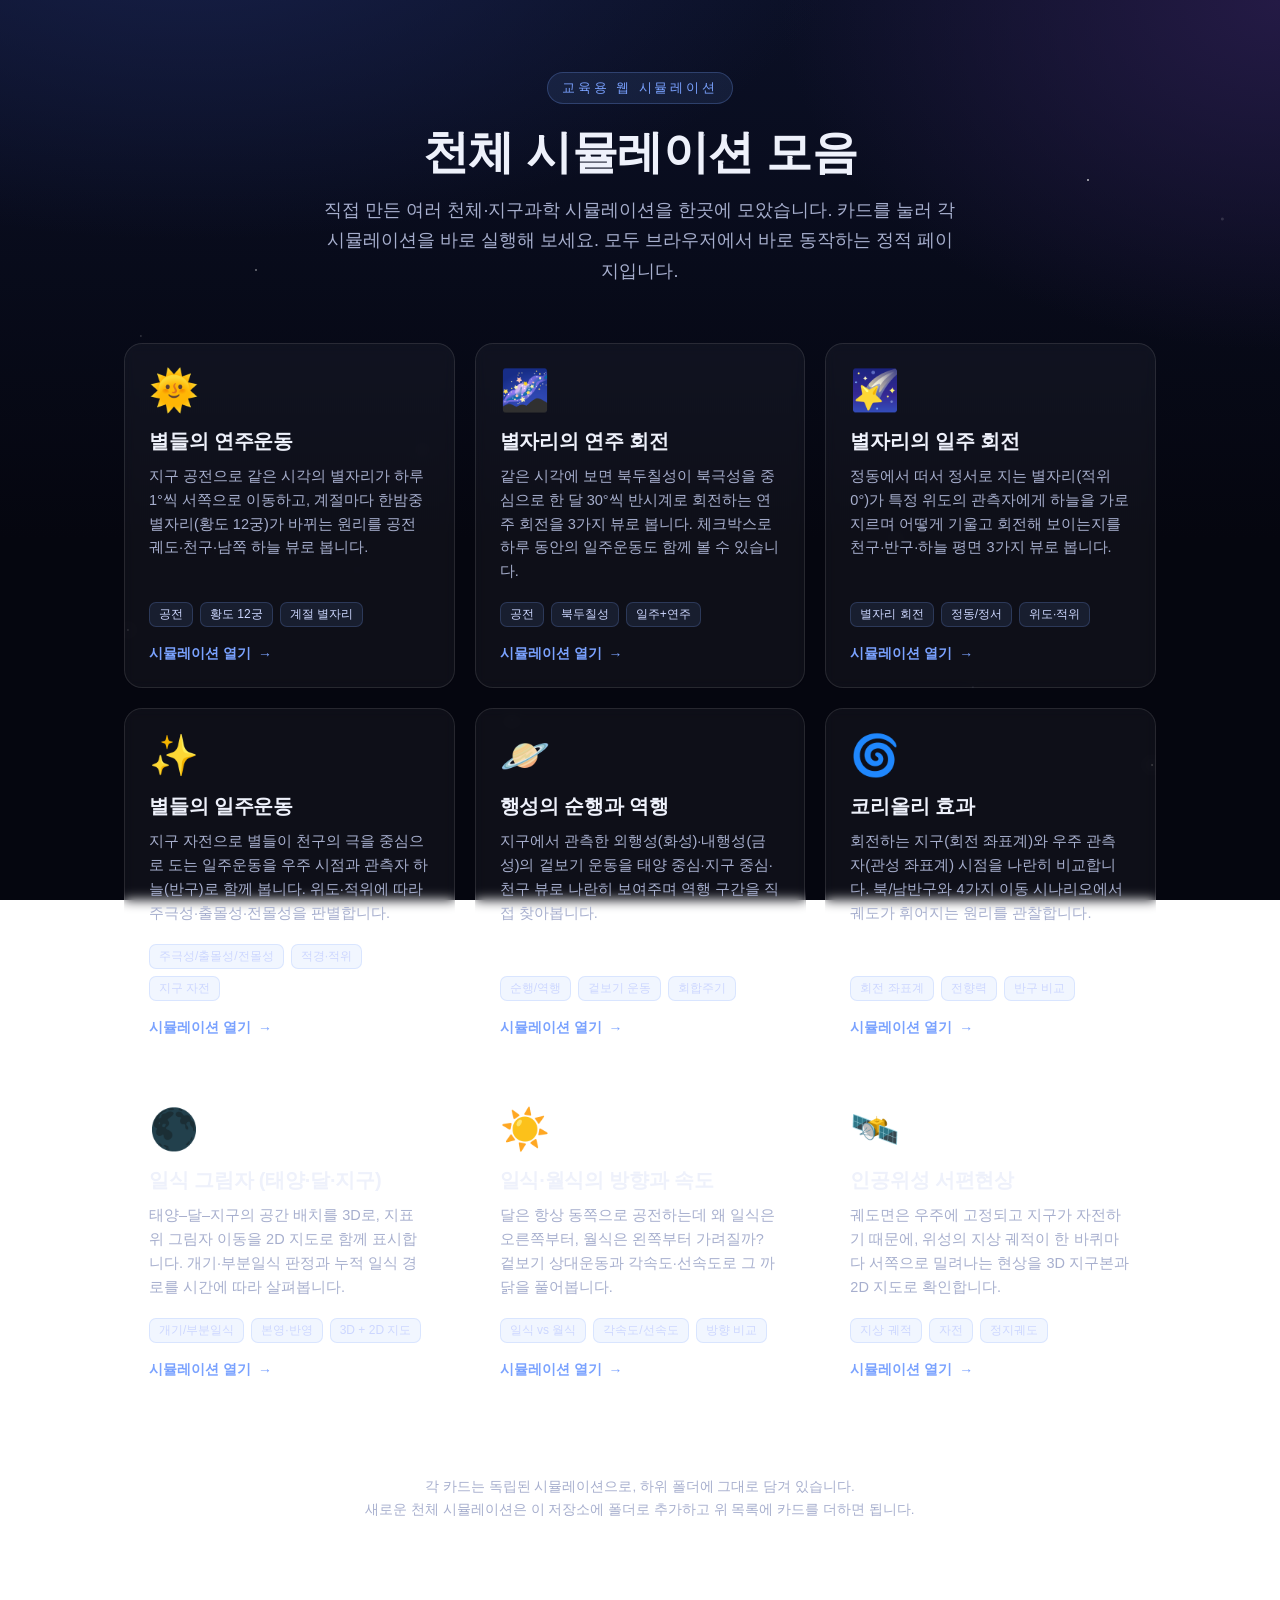
<file: index.html>
<!DOCTYPE html>
<html lang="ko">
<head>
  <meta charset="UTF-8" />
  <meta name="viewport" content="width=device-width, initial-scale=1.0" />
  <title>천체 시뮬레이션 모음 · Space Simulations</title>
  <link rel="icon" href="data:image/svg+xml,%3Csvg xmlns='http://www.w3.org/2000/svg' viewBox='0 0 100 100'%3E%3Ctext y='.9em' font-size='90'%3E🌌%3C/text%3E%3C/svg%3E" />
  <style>
    :root {
      --bg: #05060f;
      --bg-2: #0b1026;
      --card: rgba(255, 255, 255, 0.04);
      --card-border: rgba(255, 255, 255, 0.10);
      --card-hover-border: rgba(130, 170, 255, 0.55);
      --text: #eef1fb;
      --muted: #a7afce;
      --accent: #7aa2ff;
    }

    * { box-sizing: border-box; }

    html, body { margin: 0; padding: 0; }

    body {
      font-family: -apple-system, BlinkMacSystemFont, "Segoe UI", "Apple SD Gothic Neo",
                   "Noto Sans KR", "Malgun Gothic", Roboto, sans-serif;
      color: var(--text);
      background:
        radial-gradient(1200px 600px at 15% -10%, #172049 0%, transparent 55%),
        radial-gradient(1000px 700px at 100% 0%, #241a45 0%, transparent 50%),
        linear-gradient(180deg, var(--bg-2) 0%, var(--bg) 60%);
      background-attachment: fixed;
      min-height: 100vh;
      position: relative;
      overflow-x: hidden;
    }

    /* Starfield */
    .stars, .stars::after {
      content: "";
      position: fixed;
      inset: 0;
      pointer-events: none;
      background-image:
        radial-gradient(1px 1px at 20% 30%, #ffffff 50%, transparent),
        radial-gradient(1px 1px at 70% 60%, #cfe0ff 50%, transparent),
        radial-gradient(1px 1px at 40% 80%, #ffffff 50%, transparent),
        radial-gradient(1.5px 1.5px at 85% 20%, #ffffff 50%, transparent),
        radial-gradient(1px 1px at 55% 15%, #d8e6ff 50%, transparent),
        radial-gradient(1px 1px at 10% 70%, #ffffff 50%, transparent),
        radial-gradient(1.5px 1.5px at 90% 85%, #ffffff 50%, transparent),
        radial-gradient(1px 1px at 33% 50%, #c9dbff 50%, transparent);
      background-repeat: repeat;
      background-size: 100% 100%;
      opacity: 0.55;
      z-index: 0;
    }
    .stars::after { opacity: 0.25; transform: translateY(120px) scale(1.3); }

    .wrap {
      position: relative;
      z-index: 1;
      max-width: 1080px;
      margin: 0 auto;
      padding: 72px 24px 96px;
    }

    header { text-align: center; margin-bottom: 56px; }

    .eyebrow {
      display: inline-block;
      font-size: 13px;
      letter-spacing: 0.22em;
      text-transform: uppercase;
      color: var(--accent);
      background: rgba(122, 162, 255, 0.10);
      border: 1px solid rgba(122, 162, 255, 0.25);
      padding: 6px 14px;
      border-radius: 999px;
      margin-bottom: 22px;
    }

    h1 {
      font-size: clamp(30px, 5vw, 46px);
      line-height: 1.15;
      margin: 0 0 16px;
      font-weight: 800;
      letter-spacing: -0.01em;
    }

    .subtitle {
      color: var(--muted);
      font-size: clamp(15px, 2.2vw, 18px);
      max-width: 640px;
      margin: 0 auto;
      line-height: 1.7;
    }

    .grid {
      display: grid;
      grid-template-columns: repeat(auto-fill, minmax(300px, 1fr));
      gap: 20px;
    }

    .card {
      position: relative;
      display: flex;
      flex-direction: column;
      text-decoration: none;
      color: inherit;
      background: var(--card);
      border: 1px solid var(--card-border);
      border-radius: 18px;
      padding: 26px 24px 24px;
      overflow: hidden;
      backdrop-filter: blur(6px);
      transition: transform 0.22s ease, border-color 0.22s ease, background 0.22s ease, box-shadow 0.22s ease;
    }

    .card::before {
      content: "";
      position: absolute;
      inset: -1px;
      background: radial-gradient(400px 200px at var(--mx, 50%) 0%, rgba(122, 162, 255, 0.18), transparent 60%);
      opacity: 0;
      transition: opacity 0.22s ease;
      pointer-events: none;
    }

    .card:hover {
      transform: translateY(-6px);
      border-color: var(--card-hover-border);
      background: rgba(255, 255, 255, 0.06);
      box-shadow: 0 18px 40px -18px rgba(60, 90, 200, 0.55);
    }
    .card:hover::before { opacity: 1; }
    .card:focus-visible {
      outline: 2px solid var(--accent);
      outline-offset: 3px;
    }

    .icon {
      font-size: 40px;
      line-height: 1;
      margin-bottom: 18px;
    }

    .card h2 {
      font-size: 20px;
      margin: 0 0 10px;
      font-weight: 700;
      letter-spacing: -0.01em;
    }

    .card p {
      margin: 0 0 18px;
      color: var(--muted);
      font-size: 14.5px;
      line-height: 1.65;
      flex: 1;
    }

    .tags {
      display: flex;
      flex-wrap: wrap;
      gap: 7px;
      margin-bottom: 18px;
    }
    .tag {
      font-size: 12px;
      color: #cdd7ff;
      background: rgba(122, 162, 255, 0.10);
      border: 1px solid rgba(122, 162, 255, 0.20);
      border-radius: 7px;
      padding: 3px 9px;
    }

    .go {
      display: inline-flex;
      align-items: center;
      gap: 7px;
      font-size: 14px;
      font-weight: 600;
      color: var(--accent);
    }
    .go .arrow { transition: transform 0.22s ease; }
    .card:hover .go .arrow { transform: translateX(4px); }

    footer {
      margin-top: 72px;
      text-align: center;
      color: var(--muted);
      font-size: 13.5px;
      line-height: 1.7;
    }
    footer a { color: var(--accent); text-decoration: none; }
    footer a:hover { text-decoration: underline; }

    @media (max-width: 520px) {
      .wrap { padding: 48px 18px 72px; }
      .grid { grid-template-columns: 1fr; }
    }
  </style>
</head>
<body>
  <div class="stars"></div>
  <div class="wrap">
    <header>
      <span class="eyebrow">교육용 웹 시뮬레이션</span>
      <h1>천체 시뮬레이션 모음</h1>
      <p class="subtitle">
        직접 만든 여러 천체·지구과학 시뮬레이션을 한곳에 모았습니다.
        카드를 눌러 각 시뮬레이션을 바로 실행해 보세요. 모두 브라우저에서
        바로 동작하는 정적 페이지입니다.
      </p>
    </header>

    <main class="grid" id="grid">
      <a class="card" href="annual-motion/index.html">
        <div class="icon">🌞</div>
        <h2>별들의 연주운동</h2>
        <p>지구 공전으로 같은 시각의 별자리가 하루 1°씩 서쪽으로 이동하고, 계절마다 한밤중 별자리(황도 12궁)가 바뀌는 원리를 공전 궤도·천구·남쪽 하늘 뷰로 봅니다.</p>
        <div class="tags"><span class="tag">공전</span><span class="tag">황도 12궁</span><span class="tag">계절 별자리</span></div>
        <span class="go">시뮬레이션 열기 <span class="arrow">→</span></span>
      </a>

      <a class="card" href="annual-constellation-rotation/index.html">
        <div class="icon">🌌</div>
        <h2>별자리의 연주 회전</h2>
        <p>같은 시각에 보면 북두칠성이 북극성을 중심으로 한 달 30°씩 반시계로 회전하는 연주 회전을 3가지 뷰로 봅니다. 체크박스로 하루 동안의 일주운동도 함께 볼 수 있습니다.</p>
        <div class="tags"><span class="tag">공전</span><span class="tag">북두칠성</span><span class="tag">일주+연주</span></div>
        <span class="go">시뮬레이션 열기 <span class="arrow">→</span></span>
      </a>

      <a class="card" href="constellation-rotation/index.html">
        <div class="icon">🌠</div>
        <h2>별자리의 일주 회전</h2>
        <p>정동에서 떠서 정서로 지는 별자리(적위 0°)가 특정 위도의 관측자에게 하늘을 가로지르며 어떻게 기울고 회전해 보이는지를 천구·반구·하늘 평면 3가지 뷰로 봅니다.</p>
        <div class="tags"><span class="tag">별자리 회전</span><span class="tag">정동/정서</span><span class="tag">위도·적위</span></div>
        <span class="go">시뮬레이션 열기 <span class="arrow">→</span></span>
      </a>

      <a class="card" href="diurnal-motion/index.html">
        <div class="icon">✨</div>
        <h2>별들의 일주운동</h2>
        <p>지구 자전으로 별들이 천구의 극을 중심으로 도는 일주운동을 우주 시점과 관측자 하늘(반구)로 함께 봅니다. 위도·적위에 따라 주극성·출몰성·전몰성을 판별합니다.</p>
        <div class="tags"><span class="tag">주극성/출몰성/전몰성</span><span class="tag">적경·적위</span><span class="tag">지구 자전</span></div>
        <span class="go">시뮬레이션 열기 <span class="arrow">→</span></span>
      </a>

      <a class="card" href="retrograde-motion/index.html">
        <div class="icon">🪐</div>
        <h2>행성의 순행과 역행</h2>
        <p>지구에서 관측한 외행성(화성)·내행성(금성)의 겉보기 운동을 태양 중심·지구 중심·천구 뷰로 나란히 보여주며 역행 구간을 직접 찾아봅니다.</p>
        <div class="tags"><span class="tag">순행/역행</span><span class="tag">겉보기 운동</span><span class="tag">회합주기</span></div>
        <span class="go">시뮬레이션 열기 <span class="arrow">→</span></span>
      </a>

      <a class="card" href="coriolis-effect/index.html">
        <div class="icon">🌀</div>
        <h2>코리올리 효과</h2>
        <p>회전하는 지구(회전 좌표계)와 우주 관측자(관성 좌표계) 시점을 나란히 비교합니다. 북/남반구와 4가지 이동 시나리오에서 궤도가 휘어지는 원리를 관찰합니다.</p>
        <div class="tags"><span class="tag">회전 좌표계</span><span class="tag">전향력</span><span class="tag">반구 비교</span></div>
        <span class="go">시뮬레이션 열기 <span class="arrow">→</span></span>
      </a>

      <a class="card" href="moon-shadow/index.html">
        <div class="icon">🌑</div>
        <h2>일식 그림자 (태양·달·지구)</h2>
        <p>태양–달–지구의 공간 배치를 3D로, 지표 위 그림자 이동을 2D 지도로 함께 표시합니다. 개기·부분일식 판정과 누적 일식 경로를 시간에 따라 살펴봅니다.</p>
        <div class="tags"><span class="tag">개기/부분일식</span><span class="tag">본영·반영</span><span class="tag">3D + 2D 지도</span></div>
        <span class="go">시뮬레이션 열기 <span class="arrow">→</span></span>
      </a>

      <a class="card" href="eclipse-direction/index.html">
        <div class="icon">☀️</div>
        <h2>일식·월식의 방향과 속도</h2>
        <p>달은 항상 동쪽으로 공전하는데 왜 일식은 오른쪽부터, 월식은 왼쪽부터 가려질까? 겉보기 상대운동과 각속도·선속도로 그 까닭을 풀어봅니다.</p>
        <div class="tags"><span class="tag">일식 vs 월식</span><span class="tag">각속도/선속도</span><span class="tag">방향 비교</span></div>
        <span class="go">시뮬레이션 열기 <span class="arrow">→</span></span>
      </a>

      <a class="card" href="westward-drift/index.html">
        <div class="icon">🛰️</div>
        <h2>인공위성 서편현상</h2>
        <p>궤도면은 우주에 고정되고 지구가 자전하기 때문에, 위성의 지상 궤적이 한 바퀴마다 서쪽으로 밀려나는 현상을 3D 지구본과 2D 지도로 확인합니다.</p>
        <div class="tags"><span class="tag">지상 궤적</span><span class="tag">자전</span><span class="tag">정지궤도</span></div>
        <span class="go">시뮬레이션 열기 <span class="arrow">→</span></span>
      </a>
    </main>

    <footer>
      각 카드는 독립된 시뮬레이션으로, 하위 폴더에 그대로 담겨 있습니다.<br />
      새로운 천체 시뮬레이션은 이 저장소에 폴더로 추가하고 위 목록에 카드를 더하면 됩니다.
    </footer>
  </div>

  <script>
    // Subtle pointer-follow glow on cards
    for (const card of document.querySelectorAll('.card')) {
      card.addEventListener('pointermove', (e) => {
        const r = card.getBoundingClientRect();
        card.style.setProperty('--mx', `${e.clientX - r.left}px`);
      });
    }
  </script>
</body>
</html>
</file>
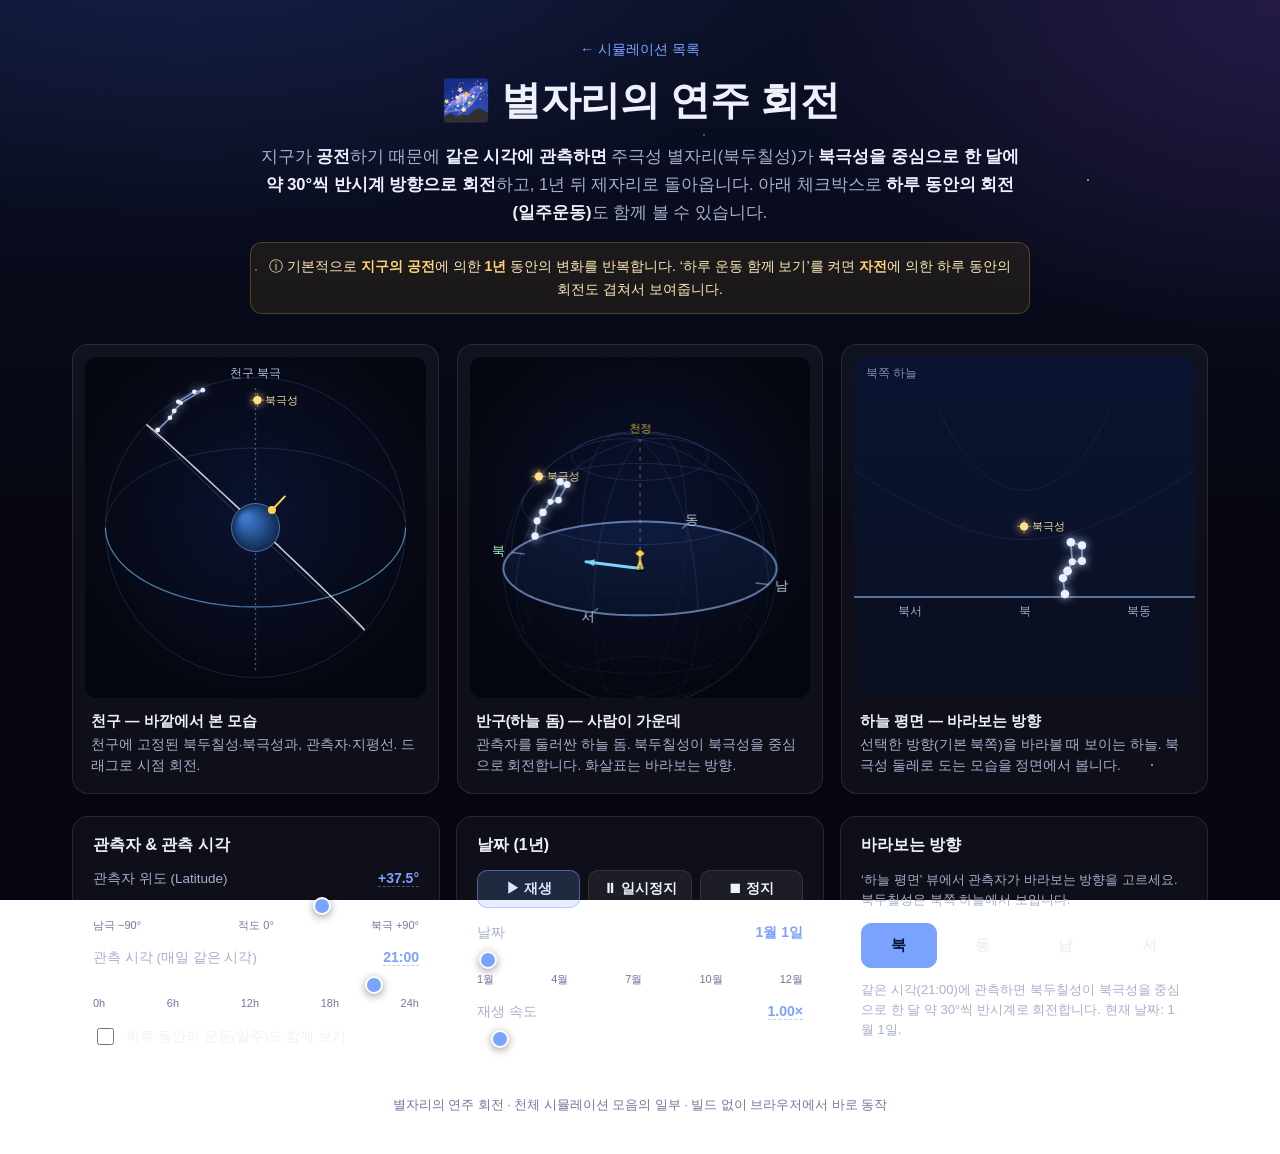
<file: annual-constellation-rotation/index.html>
<!DOCTYPE html>
<html lang="ko">
<head>
  <meta charset="UTF-8" />
  <meta name="viewport" content="width=device-width, initial-scale=1.0" />
  <title>별자리의 연주 회전 · 천체 시뮬레이션</title>
  <link rel="icon" href="data:image/svg+xml,%3Csvg xmlns='http://www.w3.org/2000/svg' viewBox='0 0 100 100'%3E%3Ctext y='.9em' font-size='90'%3E🌌%3C/text%3E%3C/svg%3E" />
  <link rel="stylesheet" href="style.css" />
</head>
<body>
  <div class="stars-bg"></div>

  <header class="page-head">
    <a class="home-link" href="../index.html">← 시뮬레이션 목록</a>
    <h1>🌌 별자리의 연주 회전</h1>
    <p class="lead">
      지구가 <b>공전</b>하기 때문에 <b>같은 시각에 관측하면</b> 주극성 별자리(북두칠성)가
      <b>북극성을 중심으로 한 달에 약 30°씩 반시계 방향으로 회전</b>하고, 1년 뒤 제자리로
      돌아옵니다. 아래 체크박스로 <b>하루 동안의 회전(일주운동)</b>도 함께 볼 수 있습니다.
    </p>
    <p class="disclaimer">
      ⓘ 기본적으로 <b>지구의 공전</b>에 의한 <b>1년</b> 동안의 변화를 반복합니다.
      ‘하루 운동 함께 보기’를 켜면 <b>자전</b>에 의한 하루 동안의 회전도 겹쳐서 보여줍니다.
    </p>
  </header>

  <main>
    <section class="views">
      <figure class="view-card">
        <canvas id="spaceView"></canvas>
        <figcaption>
          <b>천구 — 바깥에서 본 모습</b>
          <span>천구에 고정된 북두칠성·북극성과, 관측자·지평선. 드래그로 시점 회전.</span>
        </figcaption>
      </figure>
      <figure class="view-card">
        <canvas id="domeView"></canvas>
        <figcaption>
          <b>반구(하늘 돔) — 사람이 가운데</b>
          <span>관측자를 둘러싼 하늘 돔. 북두칠성이 북극성을 중심으로 회전합니다. 화살표는 바라보는 방향.</span>
        </figcaption>
      </figure>
      <figure class="view-card">
        <canvas id="skyView"></canvas>
        <figcaption>
          <b>하늘 평면 — 바라보는 방향</b>
          <span>선택한 방향(기본 북쪽)을 바라볼 때 보이는 하늘. 북극성 둘레로 도는 모습을 정면에서 봅니다.</span>
        </figcaption>
      </figure>
    </section>

    <section class="controls">
      <!-- 관측자 & 관측 시각 -->
      <div class="panel">
        <h2>관측자 &amp; 관측 시각</h2>
        <div class="field">
          <label>관측자 위도 (Latitude)
            <span class="edit-cell"><output id="latOut">+37.5°</output></span>
          </label>
          <input type="range" id="lat" min="-90" max="90" step="0.5" value="37.5" />
          <div class="ticks"><span>남극 −90°</span><span>적도 0°</span><span>북극 +90°</span></div>
        </div>
        <div class="field">
          <label>관측 시각 (매일 같은 시각)
            <span class="edit-cell"><output id="timeOut">21:00</output></span>
          </label>
          <input type="range" id="time" min="0" max="24" step="0.25" value="21" />
          <div class="ticks"><span>0h</span><span>6h</span><span>12h</span><span>18h</span><span>24h</span></div>
        </div>
        <label class="check"><input type="checkbox" id="daily" /> 하루 동안의 운동(일주)도 함께 보기</label>
      </div>

      <!-- 날짜 (1년) -->
      <div class="panel">
        <h2>날짜 (1년)</h2>
        <div class="playbar">
          <button id="play" class="btn primary">▶ 재생</button>
          <button id="pause" class="btn">⏸ 일시정지</button>
          <button id="stop" class="btn">⏹ 정지</button>
        </div>
        <div class="field">
          <label>날짜
            <span class="edit-cell"><output id="dateOut">1월 1일</output></span>
          </label>
          <input type="range" id="date" min="0" max="364" step="1" value="0" />
          <div class="ticks"><span>1월</span><span>4월</span><span>7월</span><span>10월</span><span>12월</span></div>
        </div>
        <div class="field">
          <label>재생 속도
            <span class="edit-cell"><output id="speedOut">1.0×</output></span>
          </label>
          <input type="range" id="speed" min="0.25" max="20" step="0.25" value="1" />
        </div>
      </div>

      <!-- 바라보는 방향 -->
      <div class="panel">
        <h2>바라보는 방향</h2>
        <p class="hint">‘하늘 평면’ 뷰에서 관측자가 바라보는 방향을 고르세요. 북두칠성은 북쪽 하늘에서 보입니다.</p>
        <div class="facing" id="facing">
          <button class="dir-btn active" data-az="0">북</button>
          <button class="dir-btn" data-az="90">동</button>
          <button class="dir-btn" data-az="180">남</button>
          <button class="dir-btn" data-az="270">서</button>
        </div>
        <p class="hint" id="infoHint"></p>
      </div>
    </section>
  </main>

  <footer class="page-foot">
    별자리의 연주 회전 · 천체 시뮬레이션 모음의 일부 · 빌드 없이 브라우저에서 바로 동작
  </footer>

  <script type="module" src="main.js"></script>
</body>
</html>
</file>
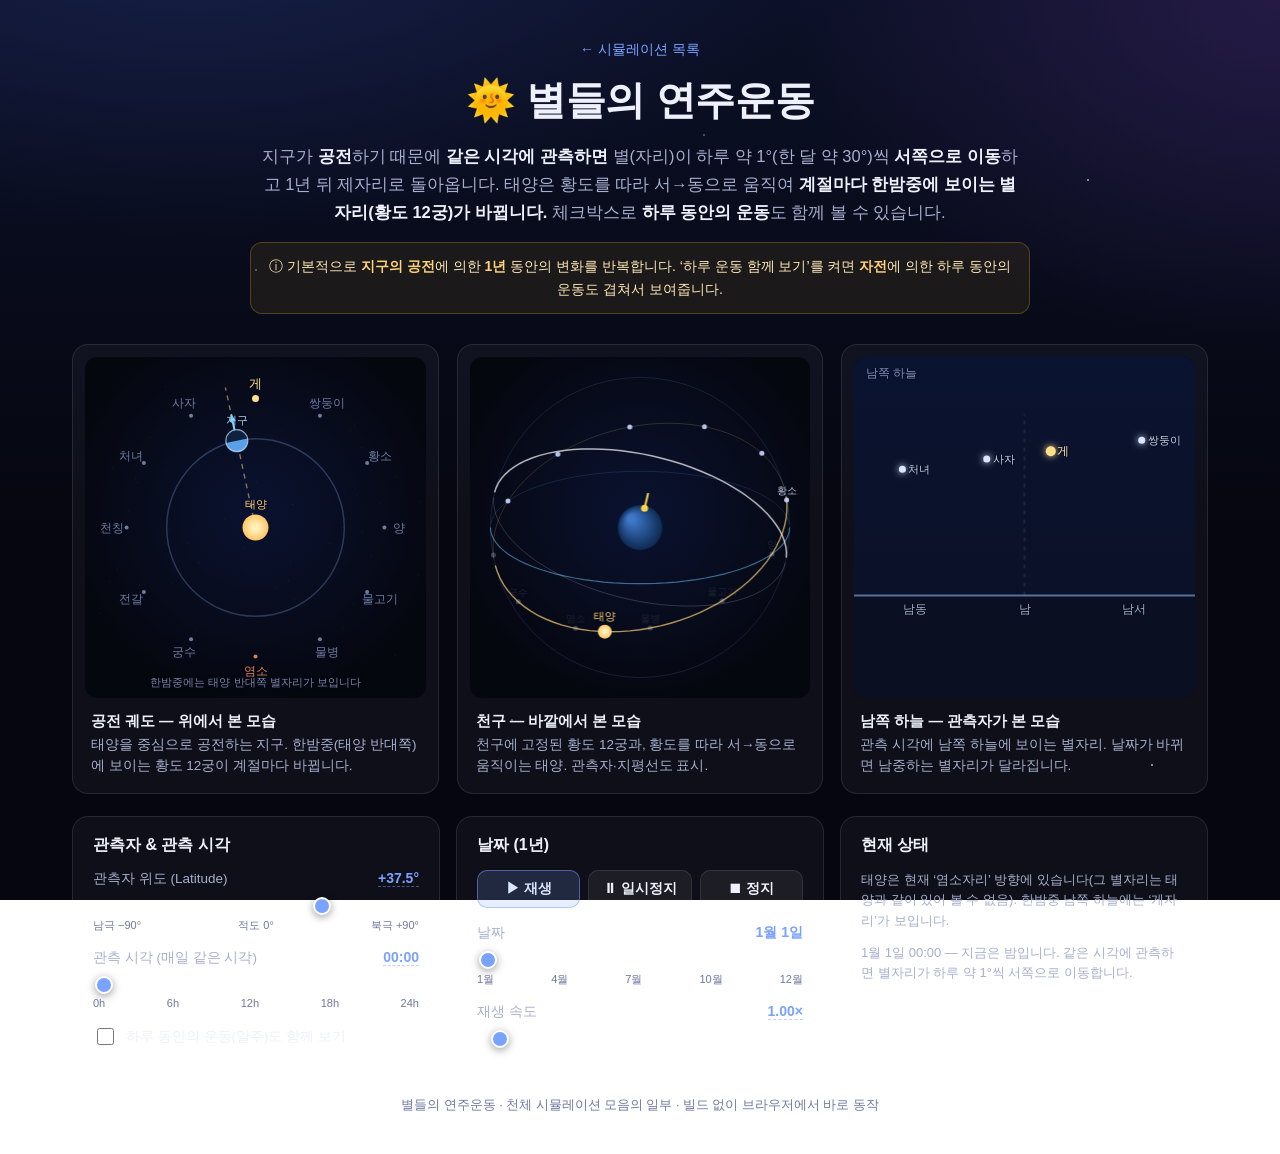
<file: annual-motion/index.html>
<!DOCTYPE html>
<html lang="ko">
<head>
  <meta charset="UTF-8" />
  <meta name="viewport" content="width=device-width, initial-scale=1.0" />
  <title>별들의 연주운동 · 천체 시뮬레이션</title>
  <link rel="icon" href="data:image/svg+xml,%3Csvg xmlns='http://www.w3.org/2000/svg' viewBox='0 0 100 100'%3E%3Ctext y='.9em' font-size='90'%3E🌞%3C/text%3E%3C/svg%3E" />
  <link rel="stylesheet" href="style.css" />
</head>
<body>
  <div class="stars-bg"></div>

  <header class="page-head">
    <a class="home-link" href="../index.html">← 시뮬레이션 목록</a>
    <h1>🌞 별들의 연주운동</h1>
    <p class="lead">
      지구가 <b>공전</b>하기 때문에 <b>같은 시각에 관측하면</b> 별(자리)이 하루 약 1°(한 달 약 30°)씩
      <b>서쪽으로 이동</b>하고 1년 뒤 제자리로 돌아옵니다. 태양은 황도를 따라 서→동으로 움직여
      <b>계절마다 한밤중에 보이는 별자리(황도 12궁)가 바뀝니다.</b> 체크박스로 <b>하루 동안의 운동</b>도 함께 볼 수 있습니다.
    </p>
    <p class="disclaimer">
      ⓘ 기본적으로 <b>지구의 공전</b>에 의한 <b>1년</b> 동안의 변화를 반복합니다.
      ‘하루 운동 함께 보기’를 켜면 <b>자전</b>에 의한 하루 동안의 운동도 겹쳐서 보여줍니다.
    </p>
  </header>

  <main>
    <section class="views">
      <figure class="view-card">
        <canvas id="orbitView"></canvas>
        <figcaption>
          <b>공전 궤도 — 위에서 본 모습</b>
          <span>태양을 중심으로 공전하는 지구. 한밤중(태양 반대쪽)에 보이는 황도 12궁이 계절마다 바뀝니다.</span>
        </figcaption>
      </figure>
      <figure class="view-card">
        <canvas id="spaceView"></canvas>
        <figcaption>
          <b>천구 — 바깥에서 본 모습</b>
          <span>천구에 고정된 황도 12궁과, 황도를 따라 서→동으로 움직이는 태양. 관측자·지평선도 표시.</span>
        </figcaption>
      </figure>
      <figure class="view-card">
        <canvas id="skyView"></canvas>
        <figcaption>
          <b>남쪽 하늘 — 관측자가 본 모습</b>
          <span>관측 시각에 남쪽 하늘에 보이는 별자리. 날짜가 바뀌면 남중하는 별자리가 달라집니다.</span>
        </figcaption>
      </figure>
    </section>

    <section class="controls">
      <!-- 관측자 & 관측 시각 -->
      <div class="panel">
        <h2>관측자 &amp; 관측 시각</h2>
        <div class="field">
          <label>관측자 위도 (Latitude)
            <span class="edit-cell"><output id="latOut">+37.5°</output></span>
          </label>
          <input type="range" id="lat" min="-90" max="90" step="0.5" value="37.5" />
          <div class="ticks"><span>남극 −90°</span><span>적도 0°</span><span>북극 +90°</span></div>
        </div>
        <div class="field">
          <label>관측 시각 (매일 같은 시각)
            <span class="edit-cell"><output id="timeOut">00:00</output></span>
          </label>
          <input type="range" id="time" min="0" max="24" step="0.25" value="0" />
          <div class="ticks"><span>0h</span><span>6h</span><span>12h</span><span>18h</span><span>24h</span></div>
        </div>
        <label class="check"><input type="checkbox" id="daily" /> 하루 동안의 운동(일주)도 함께 보기</label>
      </div>

      <!-- 날짜 -->
      <div class="panel">
        <h2>날짜 (1년)</h2>
        <div class="playbar">
          <button id="play" class="btn primary">▶ 재생</button>
          <button id="pause" class="btn">⏸ 일시정지</button>
          <button id="stop" class="btn">⏹ 정지</button>
        </div>
        <div class="field">
          <label>날짜
            <span class="edit-cell"><output id="dateOut">1월 1일</output></span>
          </label>
          <input type="range" id="date" min="0" max="364" step="1" value="0" />
          <div class="ticks"><span>1월</span><span>4월</span><span>7월</span><span>10월</span><span>12월</span></div>
        </div>
        <div class="field">
          <label>재생 속도
            <span class="edit-cell"><output id="speedOut">1.0×</output></span>
          </label>
          <input type="range" id="speed" min="0.25" max="20" step="0.25" value="1" />
        </div>
      </div>

      <!-- 현재 상태 -->
      <div class="panel">
        <h2>현재 상태</h2>
        <p class="hint" id="stateHint"></p>
        <p class="hint" id="stateHint2"></p>
      </div>
    </section>
  </main>

  <footer class="page-foot">
    별들의 연주운동 · 천체 시뮬레이션 모음의 일부 · 빌드 없이 브라우저에서 바로 동작
  </footer>

  <script type="module" src="main.js"></script>
</body>
</html>
</file>
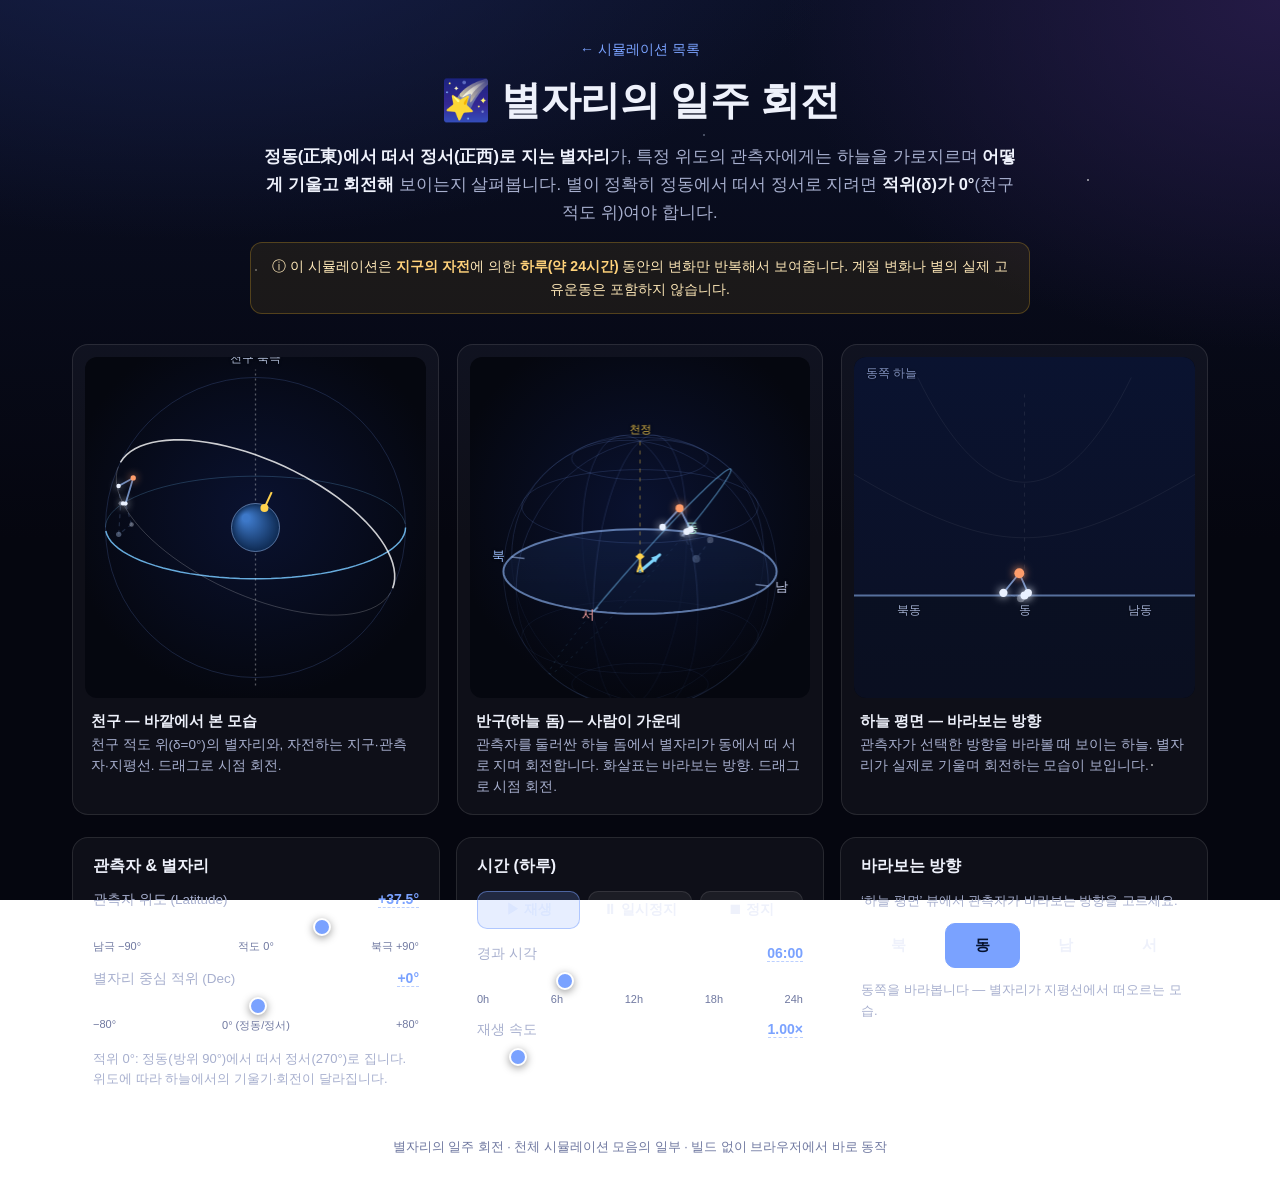
<file: constellation-rotation/index.html>
<!DOCTYPE html>
<html lang="ko">
<head>
  <meta charset="UTF-8" />
  <meta name="viewport" content="width=device-width, initial-scale=1.0" />
  <title>별자리의 일주 회전 · 천체 시뮬레이션</title>
  <link rel="icon" href="data:image/svg+xml,%3Csvg xmlns='http://www.w3.org/2000/svg' viewBox='0 0 100 100'%3E%3Ctext y='.9em' font-size='90'%3E🌠%3C/text%3E%3C/svg%3E" />
  <link rel="stylesheet" href="style.css" />
</head>
<body>
  <div class="stars-bg"></div>

  <header class="page-head">
    <a class="home-link" href="../index.html">← 시뮬레이션 목록</a>
    <h1>🌠 별자리의 일주 회전</h1>
    <p class="lead">
      <b>정동(正東)에서 떠서 정서(正西)로 지는 별자리</b>가, 특정 위도의 관측자에게는
      하늘을 가로지르며 <b>어떻게 기울고 회전해</b> 보이는지 살펴봅니다. 별이 정확히
      정동에서 떠서 정서로 지려면 <b>적위(δ)가 0°</b>(천구 적도 위)여야 합니다.
    </p>
    <p class="disclaimer">
      ⓘ 이 시뮬레이션은 <b>지구의 자전</b>에 의한 <b>하루(약 24시간)</b> 동안의
      변화만 반복해서 보여줍니다. 계절 변화나 별의 실제 고유운동은 포함하지 않습니다.
    </p>
  </header>

  <main>
    <section class="views">
      <figure class="view-card">
        <canvas id="spaceView"></canvas>
        <figcaption>
          <b>천구 — 바깥에서 본 모습</b>
          <span>천구 적도 위(δ=0°)의 별자리와, 자전하는 지구·관측자·지평선. 드래그로 시점 회전.</span>
        </figcaption>
      </figure>
      <figure class="view-card">
        <canvas id="domeView"></canvas>
        <figcaption>
          <b>반구(하늘 돔) — 사람이 가운데</b>
          <span>관측자를 둘러싼 하늘 돔에서 별자리가 동에서 떠 서로 지며 회전합니다. 화살표는 바라보는 방향. 드래그로 시점 회전.</span>
        </figcaption>
      </figure>
      <figure class="view-card">
        <canvas id="skyView"></canvas>
        <figcaption>
          <b>하늘 평면 — 바라보는 방향</b>
          <span>관측자가 선택한 방향을 바라볼 때 보이는 하늘. 별자리가 실제로 기울며 회전하는 모습이 보입니다.</span>
        </figcaption>
      </figure>
    </section>

    <section class="controls">
      <!-- 관측자 & 별자리 -->
      <div class="panel">
        <h2>관측자 &amp; 별자리</h2>
        <div class="field">
          <label>관측자 위도 (Latitude)
            <span class="edit-cell"><output id="latOut">+37.5°</output></span>
          </label>
          <input type="range" id="lat" min="-90" max="90" step="0.5" value="37.5" />
          <div class="ticks"><span>남극 −90°</span><span>적도 0°</span><span>북극 +90°</span></div>
        </div>
        <div class="field">
          <label>별자리 중심 적위 (Dec)
            <span class="edit-cell"><output id="decOut">+0°</output></span>
          </label>
          <input type="range" id="dec" min="-80" max="80" step="1" value="0" />
          <div class="ticks"><span>−80°</span><span>0° (정동/정서)</span><span>+80°</span></div>
        </div>
        <p class="hint" id="riseHint"></p>
      </div>

      <!-- 시간 -->
      <div class="panel">
        <h2>시간 (하루)</h2>
        <div class="playbar">
          <button id="play" class="btn primary">▶ 재생</button>
          <button id="pause" class="btn">⏸ 일시정지</button>
          <button id="stop" class="btn">⏹ 정지</button>
        </div>
        <div class="field">
          <label>경과 시각
            <span class="edit-cell"><output id="timeOut">06:00</output></span>
          </label>
          <input type="range" id="time" min="0" max="24" step="0.01" value="6" />
          <div class="ticks"><span>0h</span><span>6h</span><span>12h</span><span>18h</span><span>24h</span></div>
        </div>
        <div class="field">
          <label>재생 속도
            <span class="edit-cell"><output id="speedOut">1.0×</output></span>
          </label>
          <input type="range" id="speed" min="0.25" max="8" step="0.25" value="1" />
        </div>
      </div>

      <!-- 바라보는 방향 -->
      <div class="panel">
        <h2>바라보는 방향</h2>
        <p class="hint">‘하늘 평면’ 뷰에서 관측자가 바라보는 방향을 고르세요.</p>
        <div class="facing" id="facing">
          <button class="dir-btn" data-az="0">북</button>
          <button class="dir-btn active" data-az="90">동</button>
          <button class="dir-btn" data-az="180">남</button>
          <button class="dir-btn" data-az="270">서</button>
        </div>
        <p class="hint" id="facingHint"></p>
      </div>
    </section>
  </main>

  <footer class="page-foot">
    별자리의 일주 회전 · 천체 시뮬레이션 모음의 일부 · 빌드 없이 브라우저에서 바로 동작
  </footer>

  <script type="module" src="main.js"></script>
</body>
</html>
</file>
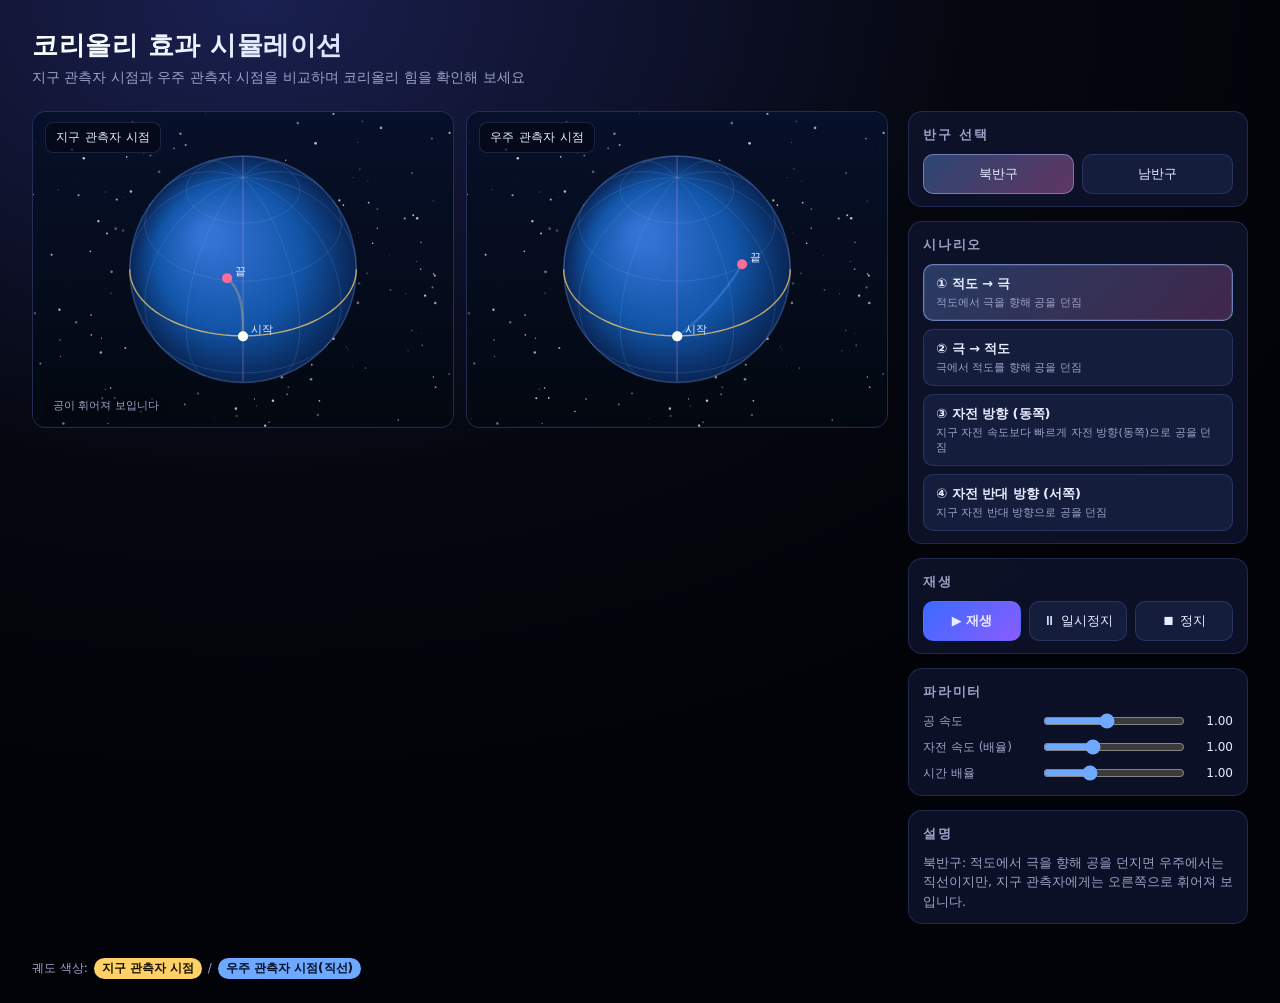
<file: coriolis-effect/index.html>
<!DOCTYPE html>
<html lang="ko">
<head>
  <meta charset="UTF-8" />
  <meta name="viewport" content="width=device-width, initial-scale=1.0" />
  <title>코리올리 효과 시뮬레이션</title>
  <link rel="stylesheet" href="styles.css" />
</head>
<body>
  <header class="app-header">
    <h1>코리올리 효과 시뮬레이션</h1>
    <p class="subtitle">지구 관측자 시점과 우주 관측자 시점을 비교하며 코리올리 힘을 확인해 보세요</p>
  </header>

  <main class="app-main">
    <section class="viewers">
      <div class="viewer">
        <div class="viewer-label">지구 관측자 시점</div>
        <canvas id="earthView"></canvas>
        <div class="viewer-hint" id="earthViewHint">공이 휘어져 보입니다</div>
      </div>
      <div class="viewer">
        <div class="viewer-label">우주 관측자 시점</div>
        <canvas id="spaceView"></canvas>
      </div>
    </section>

    <aside class="controls">
      <div class="panel">
        <h2>반구 선택</h2>
        <div class="btn-group" role="group" aria-label="반구 선택">
          <button class="btn toggle" data-hemi="N" aria-pressed="true">북반구</button>
          <button class="btn toggle" data-hemi="S" aria-pressed="false">남반구</button>
        </div>
      </div>

      <div class="panel">
        <h2>시나리오</h2>
        <div class="scenario-list">
          <button class="btn scenario" data-scenario="eq-to-pole" aria-pressed="true">
            <span class="scenario-title">① 적도 → 극</span>
            <span class="scenario-desc">적도에서 극을 향해 공을 던짐</span>
          </button>
          <button class="btn scenario" data-scenario="pole-to-eq" aria-pressed="false">
            <span class="scenario-title">② 극 → 적도</span>
            <span class="scenario-desc">극에서 적도를 향해 공을 던짐</span>
          </button>
          <button class="btn scenario" data-scenario="eastward" aria-pressed="false">
            <span class="scenario-title">③ 자전 방향 (동쪽)</span>
            <span class="scenario-desc">지구 자전 속도보다 빠르게 자전 방향(동쪽)으로 공을 던짐</span>
          </button>
          <button class="btn scenario" data-scenario="westward" aria-pressed="false">
            <span class="scenario-title">④ 자전 반대 방향 (서쪽)</span>
            <span class="scenario-desc">지구 자전 반대 방향으로 공을 던짐</span>
          </button>
        </div>
      </div>

      <div class="panel">
        <h2>재생</h2>
        <div class="btn-group playback">
          <button class="btn primary" id="playBtn">▶ 재생</button>
          <button class="btn" id="pauseBtn">⏸ 일시정지</button>
          <button class="btn" id="stopBtn">⏹ 정지</button>
        </div>
      </div>

      <div class="panel">
        <h2>파라미터</h2>
        <div class="slider-row">
          <label for="speedSlider">공 속도</label>
          <input type="range" id="speedSlider" min="0.2" max="2.0" step="0.05" value="1.0" />
          <span class="slider-value" id="speedValue">1.00</span>
        </div>
        <div class="slider-row">
          <label for="rotationSlider">자전 속도 (배율)</label>
          <input type="range" id="rotationSlider" min="0" max="3.0" step="0.05" value="1.0" />
          <span class="slider-value" id="rotationValue">1.00</span>
        </div>
        <div class="slider-row">
          <label for="timeScaleSlider">시간 배율</label>
          <input type="range" id="timeScaleSlider" min="0.1" max="3.0" step="0.05" value="1.0" />
          <span class="slider-value" id="timeScaleValue">1.00</span>
        </div>
      </div>

      <div class="panel info">
        <h2>설명</h2>
        <p id="explanation">
          코리올리 효과는 회전하는 좌표계(지구) 위에서 움직이는 물체가 직선이 아니라 휘어진 경로로 보이게 만드는
          겉보기 힘입니다. 우주에서 보면 공은 실제로 직선으로 움직이지만, 지구와 함께 회전하는 관측자에게는
          북반구에서 오른쪽으로, 남반구에서 왼쪽으로 휘어지는 것처럼 보입니다.
        </p>
      </div>
    </aside>
  </main>

  <footer class="app-footer">
    <span>궤도 색상: <span class="legend earth">지구 관측자 시점</span> / <span class="legend space">우주 관측자 시점(직선)</span></span>
  </footer>

  <script src="main.js"></script>
</body>
</html>
</file>
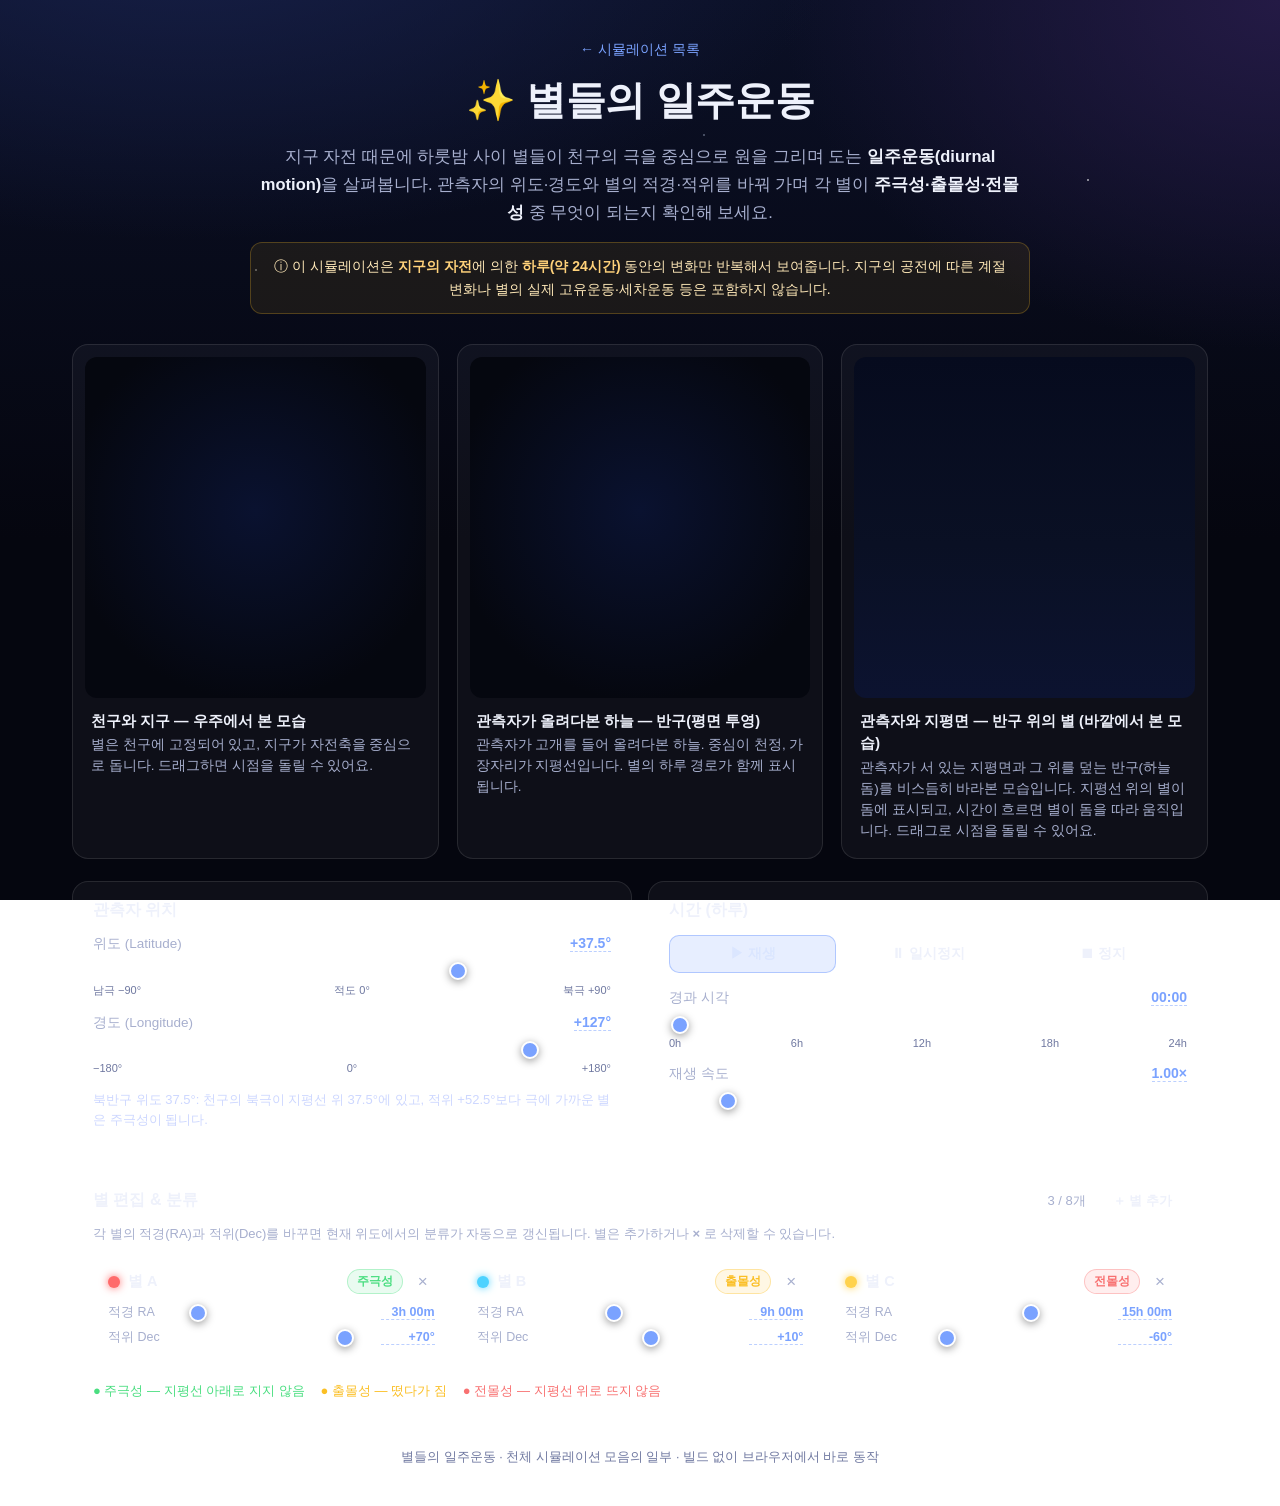
<file: diurnal-motion/index.html>
<!DOCTYPE html>
<html lang="ko">
<head>
  <meta charset="UTF-8" />
  <meta name="viewport" content="width=device-width, initial-scale=1.0" />
  <title>별들의 일주운동 · 천체 시뮬레이션</title>
  <link rel="icon" href="data:image/svg+xml,%3Csvg xmlns='http://www.w3.org/2000/svg' viewBox='0 0 100 100'%3E%3Ctext y='.9em' font-size='90'%3E✨%3C/text%3E%3C/svg%3E" />
  <link rel="stylesheet" href="style.css" />
</head>
<body>
  <div class="stars-bg"></div>

  <header class="page-head">
    <a class="home-link" href="../index.html">← 시뮬레이션 목록</a>
    <h1>✨ 별들의 일주운동</h1>
    <p class="lead">
      지구 자전 때문에 하룻밤 사이 별들이 천구의 극을 중심으로 원을 그리며 도는
      <b>일주운동(diurnal motion)</b>을 살펴봅니다. 관측자의 위도·경도와 별의
      적경·적위를 바꿔 가며 각 별이 <b>주극성·출몰성·전몰성</b> 중 무엇이 되는지
      확인해 보세요.
    </p>
    <p class="disclaimer">
      ⓘ 이 시뮬레이션은 <b>지구의 자전</b>에 의한 <b>하루(약 24시간)</b> 동안의
      변화만 반복해서 보여줍니다. 지구의 공전에 따른 계절 변화나 별의 실제
      고유운동·세차운동 등은 포함하지 않습니다.
    </p>
  </header>

  <main>
    <section class="views">
      <figure class="view-card">
        <canvas id="spaceView"></canvas>
        <figcaption>
          <b>천구와 지구 — 우주에서 본 모습</b>
          <span>별은 천구에 고정되어 있고, 지구가 자전축을 중심으로 돕니다. 드래그하면 시점을 돌릴 수 있어요.</span>
        </figcaption>
      </figure>
      <figure class="view-card">
        <canvas id="skyView"></canvas>
        <figcaption>
          <b>관측자가 올려다본 하늘 — 반구(평면 투영)</b>
          <span>관측자가 고개를 들어 올려다본 하늘. 중심이 천정, 가장자리가 지평선입니다. 별의 하루 경로가 함께 표시됩니다.</span>
        </figcaption>
      </figure>

      <figure class="view-card full">
        <canvas id="sceneView"></canvas>
        <figcaption>
          <b>관측자와 지평면 — 반구 위의 별 (바깥에서 본 모습)</b>
          <span>관측자가 서 있는 지평면과 그 위를 덮는 반구(하늘 돔)를 비스듬히 바라본 모습입니다. 지평선 위의 별이 돔에 표시되고, 시간이 흐르면 별이 돔을 따라 움직입니다. 드래그로 시점을 돌릴 수 있어요.</span>
        </figcaption>
      </figure>
    </section>

    <section class="controls">
      <!-- 관측자 -->
      <div class="panel">
        <h2>관측자 위치</h2>
        <div class="field">
          <label>위도 (Latitude)
            <span class="edit-cell"><output id="latOut">+37.5°</output></span>
          </label>
          <input type="range" id="lat" min="-90" max="90" step="0.5" value="37.5" />
          <div class="ticks"><span>남극 −90°</span><span>적도 0°</span><span>북극 +90°</span></div>
        </div>
        <div class="field">
          <label>경도 (Longitude)
            <span class="edit-cell"><output id="lonOut">+127°</output></span>
          </label>
          <input type="range" id="lon" min="-180" max="180" step="1" value="127" />
          <div class="ticks"><span>−180°</span><span>0°</span><span>+180°</span></div>
        </div>
        <p class="hint" id="poleHint"></p>
      </div>

      <!-- 시간 -->
      <div class="panel">
        <h2>시간 (하루)</h2>
        <div class="playbar">
          <button id="play" class="btn primary">▶ 재생</button>
          <button id="pause" class="btn">⏸ 일시정지</button>
          <button id="stop" class="btn">⏹ 정지</button>
        </div>
        <div class="field">
          <label>경과 시각
            <span class="edit-cell"><output id="timeOut">00:00</output></span>
          </label>
          <input type="range" id="time" min="0" max="24" step="0.01" value="0" />
          <div class="ticks"><span>0h</span><span>6h</span><span>12h</span><span>18h</span><span>24h</span></div>
        </div>
        <div class="field">
          <label>재생 속도
            <span class="edit-cell"><output id="speedOut">1.0×</output></span>
          </label>
          <input type="range" id="speed" min="0.25" max="8" step="0.25" value="1" />
        </div>
      </div>

      <!-- 별 편집 -->
      <div class="panel wide">
        <div class="panel-head">
          <h2>별 편집 &amp; 분류</h2>
          <div class="star-toolbar">
            <span class="hint" id="starCount"></span>
            <button id="addStar" class="btn small">＋ 별 추가</button>
          </div>
        </div>
        <p class="hint">각 별의 적경(RA)과 적위(Dec)를 바꾸면 현재 위도에서의 분류가 자동으로 갱신됩니다. 별은 추가하거나 <b>×</b> 로 삭제할 수 있습니다.</p>
        <div id="starEditors" class="star-editors"></div>
        <div class="legend">
          <span class="lg circumpolar">● 주극성 — 지평선 아래로 지지 않음</span>
          <span class="lg risesets">● 출몰성 — 떴다가 짐</span>
          <span class="lg neverrise">● 전몰성 — 지평선 위로 뜨지 않음</span>
        </div>
      </div>
    </section>
  </main>

  <footer class="page-foot">
    별들의 일주운동 · 천체 시뮬레이션 모음의 일부 · 빌드 없이 브라우저에서 바로 동작
  </footer>

  <script type="module" src="main.js"></script>
</body>
</html>
</file>
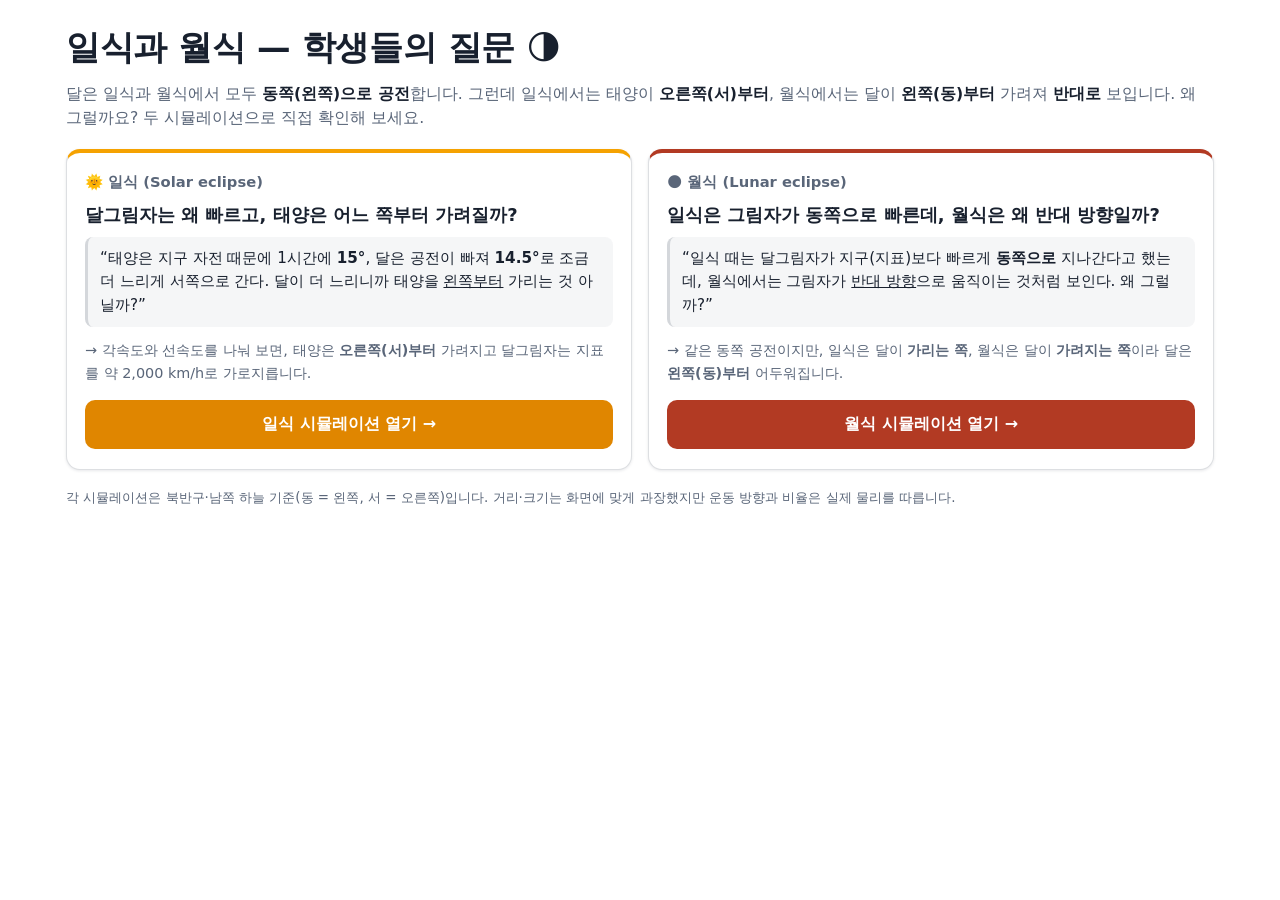
<file: eclipse-direction/index.html>
<!DOCTYPE html>
<html lang="ko">
<head>
  <meta charset="UTF-8" />
  <meta name="viewport" content="width=device-width, initial-scale=1.0" />
  <title>일식과 월식 — 학생들의 질문</title>
  <meta name="description" content="일식과 월식에서 달그림자/그림자가 움직이는 방향과 속도에 대한 학생들의 질문을 시뮬레이션으로 풀어봅니다." />
  <link rel="stylesheet" href="styles.css" />
</head>
<body>
  <header class="site-header home-header">
    <h1>일식과 월식 — 학생들의 질문 🌗</h1>
    <p class="tagline">
      달은 일식과 월식에서 모두 <strong>동쪽(왼쪽)으로 공전</strong>합니다.
      그런데 일식에서는 태양이 <strong>오른쪽(서)부터</strong>, 월식에서는 달이 <strong>왼쪽(동)부터</strong> 가려져
      <strong>반대로</strong> 보입니다. 왜 그럴까요? 두 시뮬레이션으로 직접 확인해 보세요.
    </p>
  </header>

  <main class="q-grid">
    <section class="q-card q-solar">
      <div class="q-tag">🌞 일식 (Solar eclipse)</div>
      <h2 class="q-title">달그림자는 왜 빠르고, 태양은 어느 쪽부터 가려질까?</h2>
      <p class="q-text">
        “태양은 지구 자전 때문에 1시간에 <strong>15°</strong>, 달은 공전이 빠져 <strong>14.5°</strong>로
        조금 더 느리게 서쪽으로 간다. 달이 더 느리니까 태양을 <u>왼쪽부터</u> 가리는 것 아닐까?”
      </p>
      <p class="q-note">→ 각속도와 선속도를 나눠 보면, 태양은 <strong>오른쪽(서)부터</strong> 가려지고
        달그림자는 지표를 약 2,000 km/h로 가로지릅니다.</p>
      <a class="cta cta-solar" href="solar.html">일식 시뮬레이션 열기 →</a>
    </section>

    <section class="q-card q-lunar">
      <div class="q-tag">🌑 월식 (Lunar eclipse)</div>
      <h2 class="q-title">일식은 그림자가 동쪽으로 빠른데, 월식은 왜 반대 방향일까?</h2>
      <p class="q-text">
        “일식 때는 달그림자가 지구(지표)보다 빠르게 <strong>동쪽으로</strong> 지나간다고 했는데,
        월식에서는 그림자가 <u>반대 방향</u>으로 움직이는 것처럼 보인다. 왜 그럴까?”
      </p>
      <p class="q-note">→ 같은 동쪽 공전이지만, 일식은 달이 <strong>가리는 쪽</strong>,
        월식은 달이 <strong>가려지는 쪽</strong>이라 달은 <strong>왼쪽(동)부터</strong> 어두워집니다.</p>
      <a class="cta cta-lunar" href="lunar.html">월식 시뮬레이션 열기 →</a>
    </section>
  </main>

  <footer class="site-footer">
    <p>
      각 시뮬레이션은 북반구·남쪽 하늘 기준(동 = 왼쪽, 서 = 오른쪽)입니다.
      거리·크기는 화면에 맞게 과장했지만 운동 방향과 비율은 실제 물리를 따릅니다.
    </p>
  </footer>
</body>
</html>
</file>
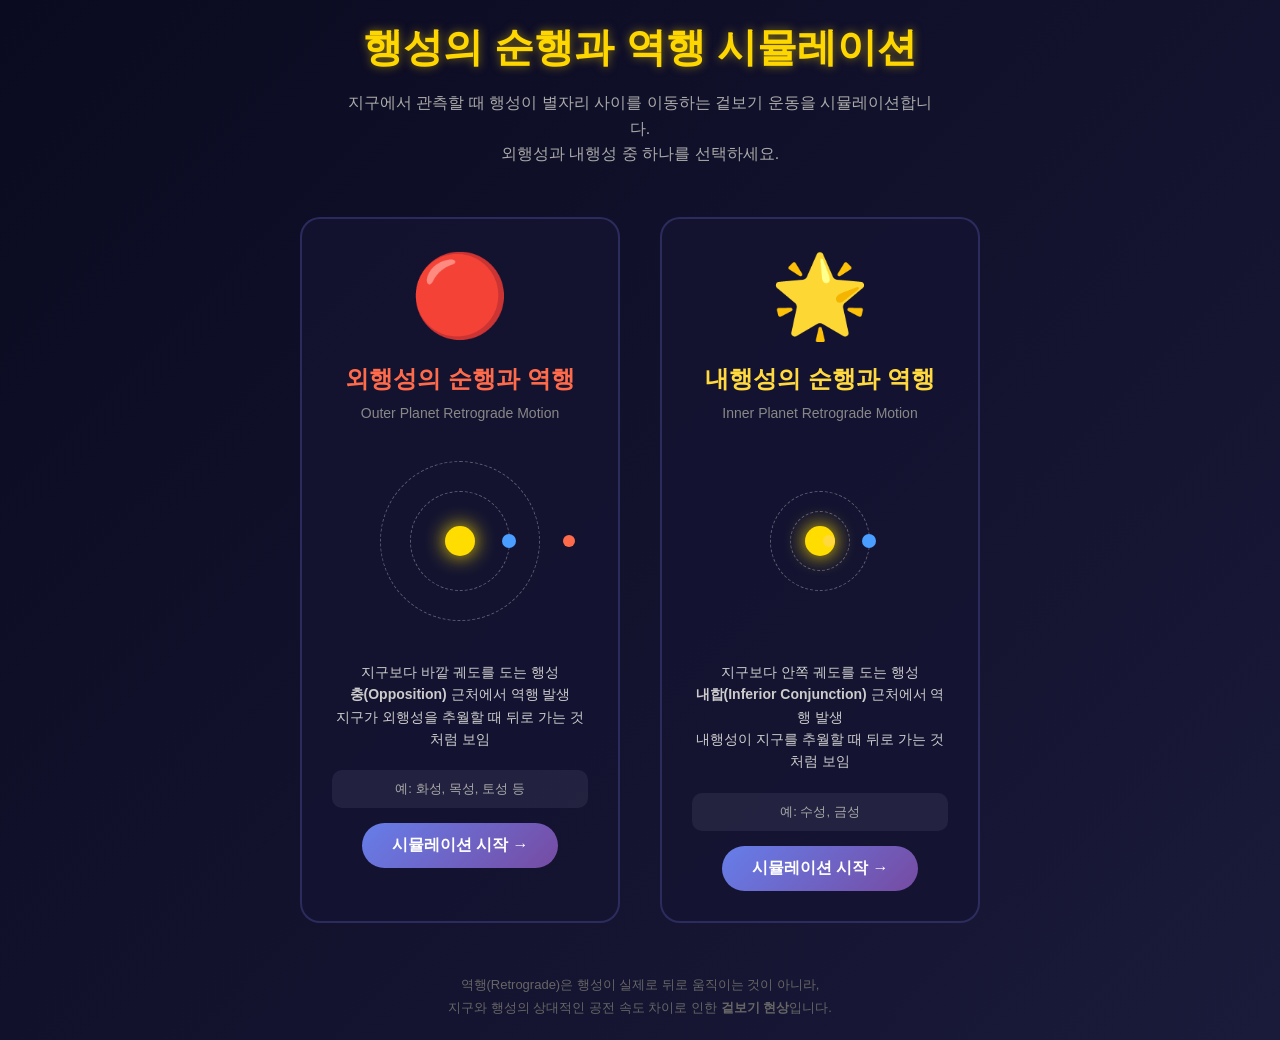
<file: retrograde-motion/index.html>
<!DOCTYPE html>
<html lang="ko">
<head>
    <meta charset="UTF-8">
    <meta name="viewport" content="width=device-width, initial-scale=1.0">
    <title>행성의 순행과 역행 시뮬레이션</title>
    <style>
        * {
            margin: 0;
            padding: 0;
            box-sizing: border-box;
        }

        body {
            font-family: 'Segoe UI', Tahoma, Geneva, Verdana, sans-serif;
            background: linear-gradient(135deg, #0a0a20 0%, #1a1a3a 100%);
            min-height: 100vh;
            color: #fff;
            display: flex;
            flex-direction: column;
            align-items: center;
            justify-content: center;
            padding: 20px;
        }

        h1 {
            text-align: center;
            margin-bottom: 15px;
            color: #ffd700;
            text-shadow: 0 0 10px rgba(255, 215, 0, 0.5);
            font-size: 2.5em;
        }

        .subtitle {
            text-align: center;
            color: #aaa;
            margin-bottom: 50px;
            font-size: 16px;
            max-width: 600px;
            line-height: 1.6;
        }

        .selection-container {
            display: flex;
            gap: 40px;
            flex-wrap: wrap;
            justify-content: center;
        }

        .planet-card {
            background: rgba(20, 20, 50, 0.8);
            border-radius: 20px;
            padding: 30px;
            border: 2px solid rgba(100, 100, 200, 0.3);
            cursor: pointer;
            transition: all 0.3s ease;
            text-decoration: none;
            color: inherit;
            width: 320px;
            text-align: center;
        }

        .planet-card:hover {
            transform: translateY(-10px);
            box-shadow: 0 20px 40px rgba(0, 0, 0, 0.4);
            border-color: rgba(150, 150, 255, 0.6);
        }

        .planet-card.outer:hover {
            border-color: #ff6b4a;
            box-shadow: 0 20px 40px rgba(255, 107, 74, 0.3);
        }

        .planet-card.inner:hover {
            border-color: #ffd93d;
            box-shadow: 0 20px 40px rgba(255, 217, 61, 0.3);
        }

        .planet-icon {
            font-size: 80px;
            margin-bottom: 20px;
        }

        .planet-title {
            font-size: 24px;
            font-weight: bold;
            margin-bottom: 10px;
        }

        .outer .planet-title {
            color: #ff6b4a;
        }

        .inner .planet-title {
            color: #ffd93d;
        }

        .planet-subtitle {
            font-size: 14px;
            color: #888;
            margin-bottom: 20px;
        }

        .planet-description {
            font-size: 14px;
            color: #ccc;
            line-height: 1.6;
            margin-bottom: 20px;
        }

        .planet-example {
            background: rgba(50, 50, 80, 0.5);
            padding: 10px 15px;
            border-radius: 10px;
            font-size: 13px;
            color: #aaa;
        }

        .diagram {
            width: 200px;
            height: 200px;
            margin: 20px auto;
            position: relative;
        }

        .sun {
            position: absolute;
            width: 30px;
            height: 30px;
            background: #ffdd00;
            border-radius: 50%;
            top: 50%;
            left: 50%;
            transform: translate(-50%, -50%);
            box-shadow: 0 0 20px #ffdd00;
        }

        .orbit {
            position: absolute;
            border: 1px dashed rgba(255, 255, 255, 0.3);
            border-radius: 50%;
            top: 50%;
            left: 50%;
            transform: translate(-50%, -50%);
        }

        .earth-orbit {
            width: 100px;
            height: 100px;
        }

        .outer .outer-orbit {
            width: 160px;
            height: 160px;
        }

        .inner .inner-orbit {
            width: 60px;
            height: 60px;
        }

        .earth {
            position: absolute;
            width: 14px;
            height: 14px;
            background: #4a9eff;
            border-radius: 50%;
            top: 50%;
            right: 0;
            transform: translate(50%, -50%);
        }

        .outer-planet {
            position: absolute;
            width: 12px;
            height: 12px;
            background: #ff6b4a;
            border-radius: 50%;
            top: 50%;
            right: -30px;
            transform: translate(50%, -50%);
        }

        .inner-planet {
            position: absolute;
            width: 12px;
            height: 12px;
            background: #ffd93d;
            border-radius: 50%;
            top: 50%;
            right: 20px;
            transform: translate(50%, -50%);
        }

        .arrow-btn {
            display: inline-block;
            margin-top: 15px;
            padding: 12px 30px;
            background: linear-gradient(135deg, #667eea, #764ba2);
            border-radius: 25px;
            font-weight: bold;
            transition: all 0.3s ease;
        }

        .outer:hover .arrow-btn {
            background: linear-gradient(135deg, #ff6b4a, #ff8a70);
        }

        .inner:hover .arrow-btn {
            background: linear-gradient(135deg, #ffd93d, #ffec8b);
            color: #333;
        }

        .footer {
            margin-top: 50px;
            text-align: center;
            color: #666;
            font-size: 13px;
            line-height: 1.8;
        }

        @media (max-width: 700px) {
            h1 {
                font-size: 1.8em;
            }

            .selection-container {
                gap: 20px;
            }

            .planet-card {
                width: 100%;
                max-width: 320px;
                padding: 20px;
            }

            .planet-icon {
                font-size: 60px;
            }

            .diagram {
                width: 150px;
                height: 150px;
            }

            .earth-orbit {
                width: 80px;
                height: 80px;
            }

            .outer .outer-orbit {
                width: 120px;
                height: 120px;
            }

            .inner .inner-orbit {
                width: 50px;
                height: 50px;
            }

            .outer-planet {
                right: -20px;
            }

            .inner-planet {
                right: 15px;
            }
        }
    </style>
</head>
<body>
    <h1>행성의 순행과 역행 시뮬레이션</h1>
    <p class="subtitle">
        지구에서 관측할 때 행성이 별자리 사이를 이동하는 겉보기 운동을 시뮬레이션합니다.<br>
        외행성과 내행성 중 하나를 선택하세요.
    </p>

    <div class="selection-container">
        <a href="outer.html" class="planet-card outer">
            <div class="planet-icon">🔴</div>
            <h2 class="planet-title">외행성의 순행과 역행</h2>
            <p class="planet-subtitle">Outer Planet Retrograde Motion</p>

            <div class="diagram">
                <div class="sun"></div>
                <div class="orbit earth-orbit">
                    <div class="earth"></div>
                </div>
                <div class="orbit outer-orbit">
                    <div class="outer-planet"></div>
                </div>
            </div>

            <p class="planet-description">
                지구보다 바깥 궤도를 도는 행성<br>
                <strong>충(Opposition)</strong> 근처에서 역행 발생<br>
                지구가 외행성을 추월할 때 뒤로 가는 것처럼 보임
            </p>
            <div class="planet-example">
                예: 화성, 목성, 토성 등
            </div>
            <div class="arrow-btn">시뮬레이션 시작 →</div>
        </a>

        <a href="inner.html" class="planet-card inner">
            <div class="planet-icon">🌟</div>
            <h2 class="planet-title">내행성의 순행과 역행</h2>
            <p class="planet-subtitle">Inner Planet Retrograde Motion</p>

            <div class="diagram">
                <div class="sun"></div>
                <div class="orbit inner-orbit">
                    <div class="inner-planet"></div>
                </div>
                <div class="orbit earth-orbit">
                    <div class="earth"></div>
                </div>
            </div>

            <p class="planet-description">
                지구보다 안쪽 궤도를 도는 행성<br>
                <strong>내합(Inferior Conjunction)</strong> 근처에서 역행 발생<br>
                내행성이 지구를 추월할 때 뒤로 가는 것처럼 보임
            </p>
            <div class="planet-example">
                예: 수성, 금성
            </div>
            <div class="arrow-btn">시뮬레이션 시작 →</div>
        </a>
    </div>

    <div class="footer">
        <p>역행(Retrograde)은 행성이 실제로 뒤로 움직이는 것이 아니라,</p>
        <p>지구와 행성의 상대적인 공전 속도 차이로 인한 <strong>겉보기 현상</strong>입니다.</p>
    </div>
</body>
</html>
</file>
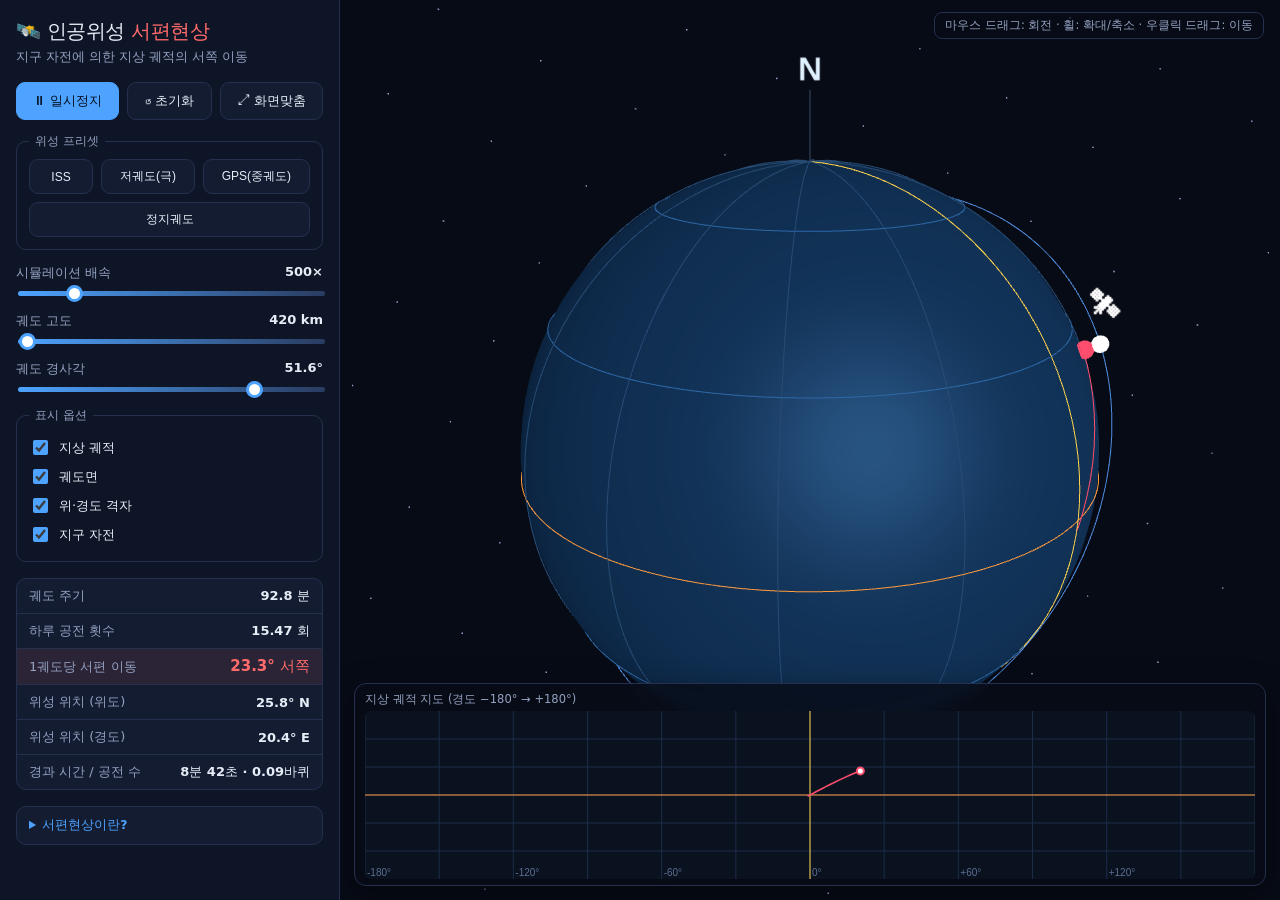
<file: westward-drift/index.html>
<!doctype html>
<html lang="ko">
<head>
  <meta charset="utf-8" />
  <meta name="viewport" content="width=device-width, initial-scale=1, maximum-scale=1" />
  <title>인공위성 서편현상 3D 뷰어</title>
  <link rel="icon" href="data:image/svg+xml,%3Csvg xmlns='http://www.w3.org/2000/svg' viewBox='0 0 100 100'%3E%3Ctext y='.9em' font-size='90'%3E🛰️%3C/text%3E%3C/svg%3E" />
  <link rel="stylesheet" href="./css/style.css" />
  <script type="importmap">
  {
    "imports": {
      "three": "./vendor/three.module.min.js"
    }
  }
  </script>
</head>
<body>
  <div id="app">
    <!-- ===== 사이드 컨트롤 패널 ===== -->
    <aside id="panel">
      <header class="panel-head">
        <h1>🛰️ 인공위성 <span>서편현상</span></h1>
        <p class="subtitle">지구 자전에 의한 지상 궤적의 서쪽 이동</p>
      </header>

      <div class="controls">
        <div class="btn-row">
          <button id="btnPlay" class="btn primary">⏸ 일시정지</button>
          <button id="btnReset" class="btn">↺ 초기화</button>
          <button id="btnFit" class="btn">⤢ 화면맞춤</button>
        </div>

        <fieldset>
          <legend>위성 프리셋</legend>
          <div class="btn-row">
            <button class="btn preset" data-alt="420" data-inc="51.6">ISS</button>
            <button class="btn preset" data-alt="700" data-inc="98">저궤도(극)</button>
            <button class="btn preset" data-alt="20200" data-inc="55">GPS(중궤도)</button>
            <button class="btn preset" data-alt="35786" data-inc="0">정지궤도</button>
          </div>
        </fieldset>

        <label class="slider">
          <span>시뮬레이션 배속 <b id="valSpeed">500×</b></span>
          <input type="range" id="rngSpeed" min="1" max="3000" step="1" value="500" />
        </label>

        <label class="slider">
          <span>궤도 고도 <b id="valAlt">420 km</b></span>
          <input type="range" id="rngAlt" min="300" max="35786" step="1" value="420" />
        </label>

        <label class="slider">
          <span>궤도 경사각 <b id="valInc">51.6°</b></span>
          <input type="range" id="rngInc" min="-90" max="90" step="0.5" value="51.6" />
        </label>

        <fieldset>
          <legend>표시 옵션</legend>
          <label class="chk"><input type="checkbox" id="chkTrack" checked /> 지상 궤적</label>
          <label class="chk"><input type="checkbox" id="chkOrbit" checked /> 궤도면</label>
          <label class="chk"><input type="checkbox" id="chkGrid" checked /> 위·경도 격자</label>
          <label class="chk"><input type="checkbox" id="chkSpin" checked /> 지구 자전</label>
        </fieldset>
      </div>

      <!-- ===== 실시간 정보 ===== -->
      <div class="readout">
        <div class="ro"><span>궤도 주기</span><b id="roPeriod">—</b></div>
        <div class="ro"><span>하루 공전 횟수</span><b id="roRevs">—</b></div>
        <div class="ro highlight"><span>1궤도당 서편 이동</span><b id="roShift">—</b></div>
        <div class="ro"><span>위성 위치 (위도)</span><b id="roLat">—</b></div>
        <div class="ro"><span>위성 위치 (경도)</span><b id="roLon">—</b></div>
        <div class="ro"><span>경과 시간 / 공전 수</span><b id="roTime">—</b></div>
      </div>

      <details class="explain">
        <summary>서편현상이란?</summary>
        <p>인공위성의 궤도면은 우주 공간(관성계)에 대해 거의 <b>고정</b>되어 있습니다.
        그 아래에서 <b>지구가 서→동으로 자전</b>하기 때문에, 위성이 한 바퀴 도는
        동안 지구가 동쪽으로 돌아버립니다. 그 결과 다음 궤도의 <b>지상 궤적이
        앞 궤도보다 서쪽으로</b> 밀려나 보입니다.</p>
        <p>한 궤도당 서편 이동량 = 360° × (궤도 주기 ÷ 항성일 23시간 56분).</p>
        <p>고도를 <b>정지궤도(약 35,786 km)</b>로 올리면 주기가 항성일과 같아져
        서편 이동이 <b>0</b>이 되고, 위성이 한 지점 위에 멈춰 보입니다.
        아래 2D 지도에서 궤적이 서쪽(왼쪽)으로 계단처럼 밀리는 모습을 확인하세요.</p>
      </details>
    </aside>

    <!-- ===== 3D 뷰 ===== -->
    <main id="stage">
      <div id="view3d"></div>
      <div id="map2d-wrap">
        <div class="map-title">지상 궤적 지도 (경도 −180° → +180°)</div>
        <canvas id="map2d"></canvas>
      </div>
      <div id="hint">마우스 드래그: 회전 · 휠: 확대/축소 · 우클릭 드래그: 이동</div>
    </main>
  </div>

  <script type="module" src="./js/app.js"></script>
</body>
</html>
</file>
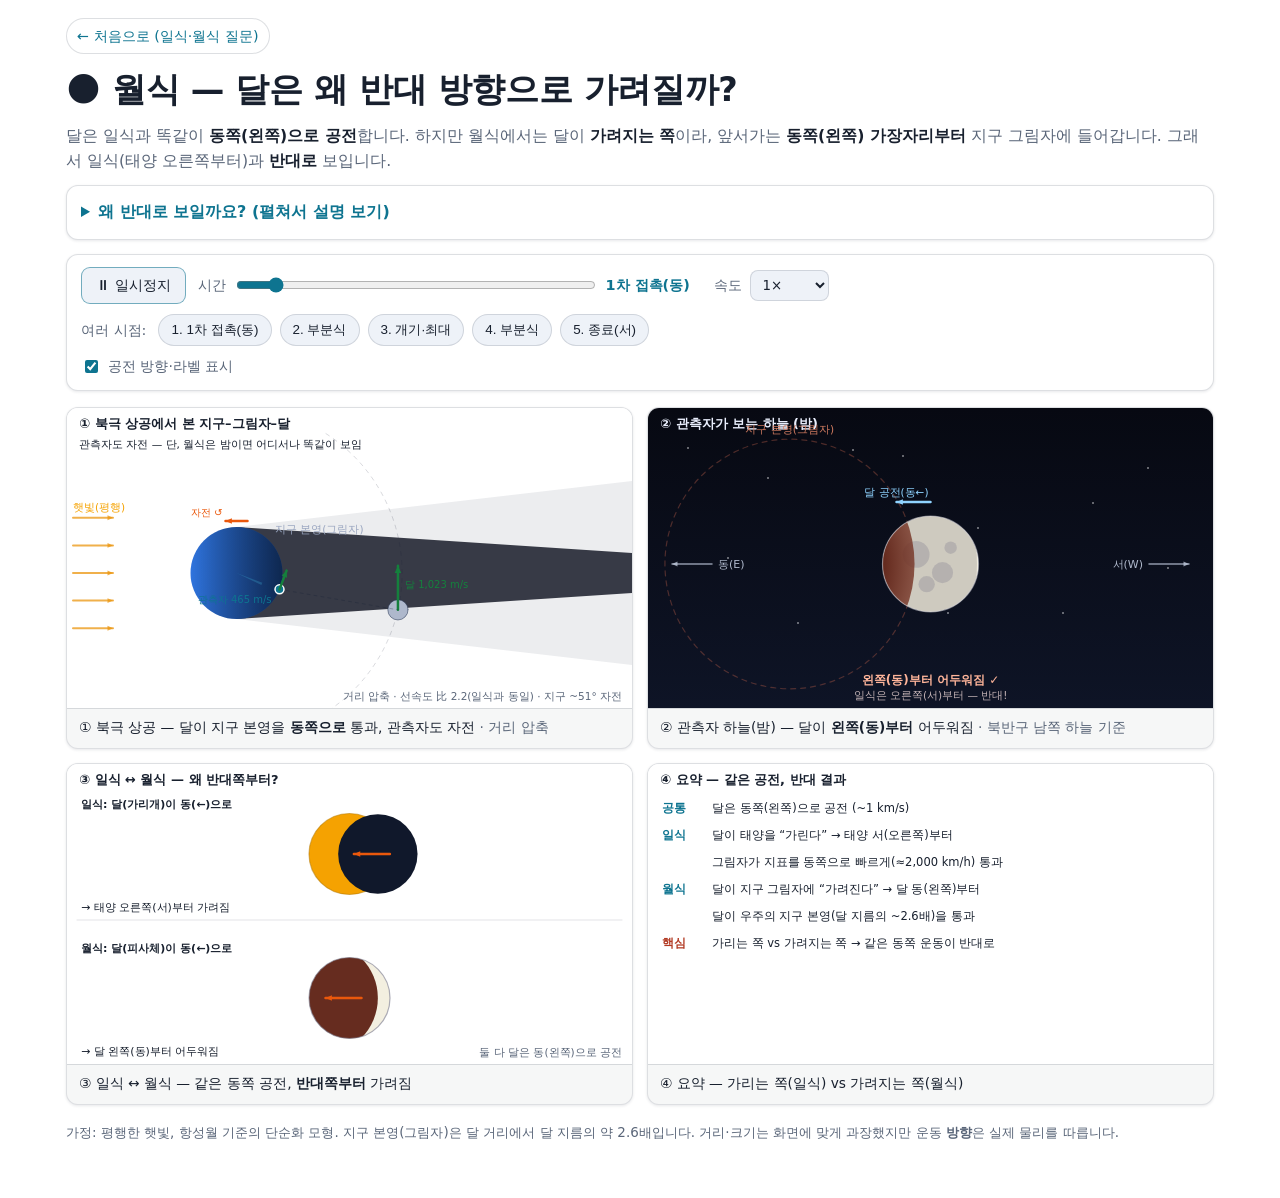
<file: eclipse-direction/lunar.html>
<!DOCTYPE html>
<html lang="ko">
<head>
  <meta charset="UTF-8" />
  <meta name="viewport" content="width=device-width, initial-scale=1.0" />
  <title>월식 — 달은 왜 반대 방향으로 가려질까?</title>
  <meta name="description" content="일식에서는 달그림자가 동쪽으로 빠른데 월식은 왜 반대 방향으로 보이는지, 달이 지구 그림자를 통과하는 모습을 시뮬레이션으로 보여줍니다." />
  <link rel="stylesheet" href="styles.css" />
</head>
<body>
  <nav class="topnav"><a class="backlink" href="index.html">← 처음으로 (일식·월식 질문)</a></nav>

  <header class="site-header">
    <h1>🌑 월식 — 달은 왜 반대 방향으로 가려질까?</h1>
    <p class="tagline">
      달은 일식과 똑같이 <strong>동쪽(왼쪽)으로 공전</strong>합니다. 하지만 월식에서는 달이 <strong>가려지는 쪽</strong>이라,
      앞서가는 <strong>동쪽(왼쪽) 가장자리부터</strong> 지구 그림자에 들어갑니다. 그래서 일식(태양 오른쪽부터)과 <strong>반대로</strong> 보입니다.
    </p>

    <details class="explainer">
      <summary>왜 반대로 보일까요? (펼쳐서 설명 보기)</summary>
      <div class="explainer-body">
        <p>
          <strong>학생들의 질문:</strong> 일식에서는 달그림자가 지표(지구)보다 빠르게 <strong>동쪽으로</strong> 지나간다고 배웠습니다.
          그런데 월식에서는 그림자가 <em>“반대 방향으로 움직이는 것 같다”</em>는데, 왜 그럴까요?
        </p>
        <p>
          핵심은 <strong>달이 어느 쪽 역할인가</strong>입니다. 두 경우 모두 달은 <strong>동쪽(왼쪽)으로 0.5°/h</strong> 공전합니다.
        </p>
        <table class="phys-table">
          <thead>
            <tr><th></th><th>달의 역할</th><th>가려지기 시작하는 쪽</th></tr>
          </thead>
          <tbody>
            <tr><th>일식</th><td>달이 <strong>가린다</strong> (태양 앞을 지남)</td><td>태양의 <strong>오른쪽(서)</strong></td></tr>
            <tr><th>월식</th><td>달이 <strong>가려진다</strong> (지구 그림자로 들어감)</td><td>달의 <strong>왼쪽(동)</strong></td></tr>
          </tbody>
        </table>
        <p>
          일식에서는 달(가리개)이 동쪽으로 가며 태양의 <strong>서쪽 가장자리</strong>에 먼저 닿습니다.
          월식에서는 달 자신이 동쪽으로 가며, 그 <strong>앞서가는 동쪽(왼쪽) 가장자리</strong>가 지구 그림자에 먼저 들어갑니다.
          그래서 <strong>가려지는 쪽이 서로 반대(오른쪽 ↔ 왼쪽)</strong>로 보입니다.
        </p>
        <p>
          한편 일식의 “그림자가 지표보다 빠르다”는 것은 <strong>지구 표면 위에서의 그림자 속도</strong> 이야기이고,
          월식은 <strong>달이 우주 공간의 지구 그림자를 통과</strong>하는 것이라 무대가 다릅니다.
          공통점은 둘 다 <strong>달의 동쪽 공전</strong>이 원인이라는 점입니다.
        </p>
        <p>
          ① 시점에는 <strong>지구 관측자</strong>도 자전으로 움직입니다(밤 쪽 반구에서, 본영 통과 약 3.4시간에 ~51°).
          하지만 일식과 달리 월식은 <strong>밤이면 지구 어디서나 똑같이</strong> — 달의 왼쪽(동)부터 — 보입니다.
          일식은 그림자가 지표 위를 지나가야 해서 관측 위치·속도가 중요하지만, 월식은 <strong>달 자체가 그림자에 들어가기</strong> 때문입니다.
        </p>
      </div>
    </details>
  </header>

  <section class="controls" aria-label="시뮬레이션 컨트롤">
    <div class="ctrl-row">
      <button id="playBtn" class="btn btn-primary" aria-label="재생/일시정지">⏸ 일시정지</button>

      <label class="ctrl-inline">
        시간
        <input id="timeSlider" type="range" min="0" max="1000" value="0" step="1" />
        <span id="phaseLabel" class="phase-label">1차 접촉</span>
      </label>

      <label class="ctrl-inline">
        속도
        <select id="speedSel">
          <option value="0.25">0.25×</option>
          <option value="0.5">0.5×</option>
          <option value="1" selected>1×</option>
          <option value="2">2×</option>
          <option value="4">4×</option>
        </select>
      </label>
    </div>

    <div class="ctrl-row">
      <span class="ctrl-group-label">여러 시점:</span>
      <div id="snapshots" class="snapshots"></div>
    </div>

    <div class="ctrl-row">
      <label class="toggle"><input id="toggleVectors" type="checkbox" checked /> 공전 방향·라벨 표시</label>
    </div>
  </section>

  <main class="grid">
    <figure class="panel">
      <canvas id="space" class="view"></canvas>
      <figcaption>① 북극 상공 — 달이 지구 본영을 <strong>동쪽으로</strong> 통과, 관측자도 자전 <span class="muted">· 거리 압축</span></figcaption>
    </figure>

    <figure class="panel">
      <canvas id="sky" class="view"></canvas>
      <figcaption>② 관측자 하늘(밤) — 달이 <strong>왼쪽(동)부터</strong> 어두워짐 <span class="muted">· 북반구 남쪽 하늘 기준</span></figcaption>
    </figure>

    <figure class="panel">
      <canvas id="why" class="view"></canvas>
      <figcaption>③ 일식 ↔ 월식 — 같은 동쪽 공전, <strong>반대쪽부터</strong> 가려짐</figcaption>
    </figure>

    <figure class="panel">
      <canvas id="summary" class="view"></canvas>
      <figcaption>④ 요약 — 가리는 쪽(일식) vs 가려지는 쪽(월식)</figcaption>
    </figure>
  </main>

  <footer class="site-footer">
    <p>
      가정: 평행한 햇빛, 항성월 기준의 단순화 모형. 지구 본영(그림자)은 달 거리에서 달 지름의 약 2.6배입니다.
      거리·크기는 화면에 맞게 과장했지만 운동 <strong>방향</strong>은 실제 물리를 따릅니다.
    </p>
  </footer>

  <script src="lunar.js"></script>
</body>
</html>
</file>
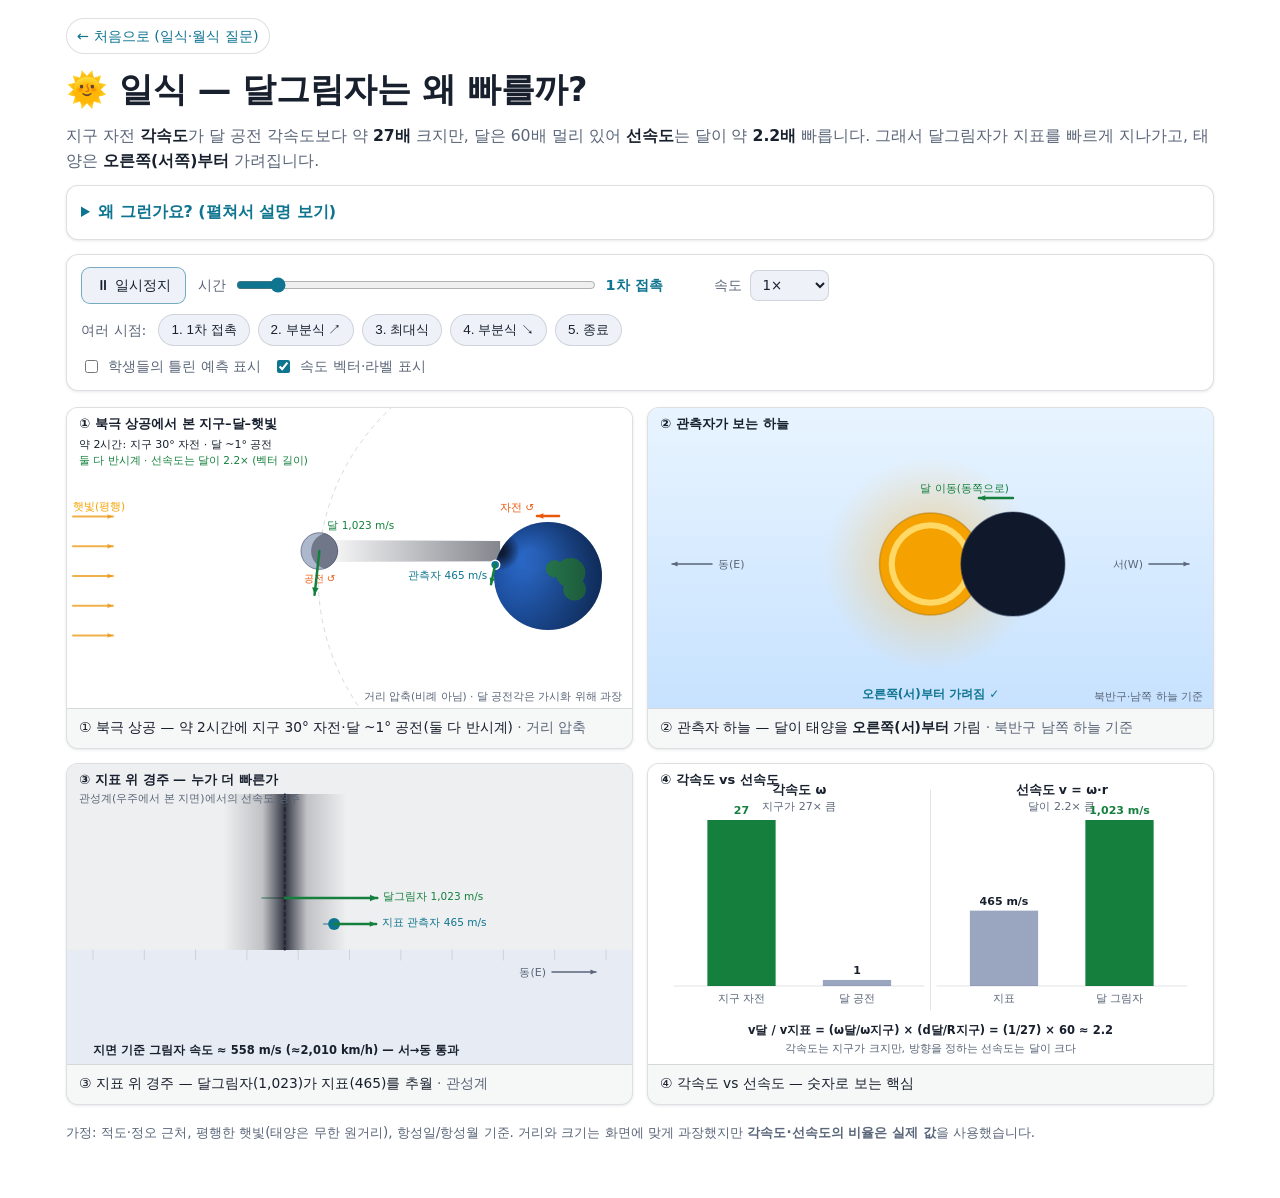
<file: eclipse-direction/solar.html>
<!DOCTYPE html>
<html lang="ko">
<head>
  <meta charset="UTF-8" />
  <meta name="viewport" content="width=device-width, initial-scale=1.0" />
  <title>일식 — 달그림자 속도 (각속도 vs 선속도)</title>
  <meta name="description" content="지구 자전 각속도가 달 공전 각속도보다 커도, 달의 선속도가 더 커서 달 그림자가 지표를 빠르게 지나가는 이유를 여러 시점에서 보여주는 시뮬레이션." />
  <link rel="stylesheet" href="styles.css" />
</head>
<body>
  <nav class="topnav"><a class="backlink" href="index.html">← 처음으로 (일식·월식 질문)</a></nav>

  <header class="site-header">
    <h1>🌞 일식 — 달그림자는 왜 빠를까?</h1>
    <p class="tagline">
      지구 자전 <strong>각속도</strong>가 달 공전 각속도보다 약 <strong>27배</strong> 크지만,
      달은 60배 멀리 있어 <strong>선속도</strong>는 달이 약 <strong>2.2배</strong> 빠릅니다.
      그래서 달그림자가 지표를 빠르게 지나가고, 태양은 <strong>오른쪽(서쪽)부터</strong> 가려집니다.
    </p>

    <details class="explainer">
      <summary>왜 그런가요? (펼쳐서 설명 보기)</summary>
      <div class="explainer-body">
        <p>
          <strong>학생들의 질문:</strong> 태양은 지구 자전 때문에 하늘을 1시간에 <strong>15°</strong>씩 동 → 서로 가로지릅니다.
          달도 같은 자전으로 서쪽으로 가지만, 달 자신의 <strong>공전(동쪽으로 0.5°/h)</strong>이 빠지므로
          겉보기로는 <strong>15 − 0.5 = 14.5°/h</strong>로 조금 더 느리게 서쪽으로 갑니다. 그래서 학생들은
          <em>“달이 태양보다 느리게 가니까, 일식 때 달이 태양을 <u>왼쪽부터</u> 가리는 것 아닐까?”</em> 하고 물었습니다.
        </p>
        <table class="phys-table">
          <thead>
            <tr><th>하늘에서의 겉보기 이동 (동 → 서)</th><th>각속도</th></tr>
          </thead>
          <tbody>
            <tr><th>태양</th><td><strong>15°/h</strong></td></tr>
            <tr><th>달</th><td><strong>14.5°/h</strong> &nbsp;(= 15 − 0.5)</td></tr>
            <tr class="ratio-row"><th>차이</th><td>달이 <strong>0.5°/h</strong> 더 느림</td></tr>
          </tbody>
        </table>
        <p>
          <strong>하지만 방향은 그 반대입니다.</strong> 달이 태양보다 서쪽으로 0.5°/h 느리다는 것은,
          서쪽으로 앞서가는 태양에 뒤처져 <strong>태양 원반을 기준으로 달이 동쪽으로 0.5°/h 움직인다</strong>는 뜻입니다.
          남쪽 하늘(동 = 왼쪽)에서 달은 태양의 <strong>오른쪽(서)에서 들어와 왼쪽(동)으로</strong> 빠져나가므로,
          태양은 <strong>왼쪽이 아니라 오른쪽(서)부터</strong> 가려집니다. (시뮬레이션 ②에서 확인)
        </p>

        <h3 class="exp-h">그럼 달그림자는 얼마나 빠를까?</h3>
        <p>
          가려지는 <strong>방향</strong>은 위처럼 겉보기 상대운동이 정하고, 달그림자가 <strong>지표를 지나가는 속도</strong>는
          <strong>선속도</strong>(v = ω·r)가 정합니다. 달의 공전 각속도(0.5°/h)는 느리지만 지구 중심에서 약 60배 멀어 선속도가 큽니다.
        </p>
        <h3 class="exp-h">입력값 (실제 측정값)</h3>
        <table class="phys-table">
          <thead>
            <tr><th>양</th><th>기호</th><th>실제 값</th></tr>
          </thead>
          <tbody>
            <tr>
              <th>지구 자전 각속도</th>
              <td>ω<sub>지구</sub></td>
              <td>2π / 23.934 h = <strong>7.29×10<sup>−5</sup> rad/s</strong> (≈ 15.0°/h)</td>
            </tr>
            <tr>
              <th>지표까지 거리 (지구 반지름)</th>
              <td>R<sub>지구</sub></td>
              <td><strong>6,371 km</strong> = 6.371×10<sup>6</sup> m</td>
            </tr>
            <tr>
              <th>달 공전 각속도</th>
              <td>ω<sub>달</sub></td>
              <td>2π / 27.32일 = <strong>2.66×10<sup>−6</sup> rad/s</strong> (≈ 0.55°/h)</td>
            </tr>
            <tr>
              <th>달까지 거리 (공전 반지름)</th>
              <td>d<sub>달</sub></td>
              <td><strong>384,400 km</strong> = 3.844×10<sup>8</sup> m</td>
            </tr>
          </tbody>
        </table>

        <h3 class="exp-h">선속도 계산 (v = ω·r)</h3>
        <ul class="calc-list">
          <li>v<sub>지표</sub> = ω<sub>지구</sub> × R<sub>지구</sub> = 7.29×10<sup>−5</sup> × 6.371×10<sup>6</sup> ≈ <strong>465 m/s</strong> (≈1,673 km/h)</li>
          <li>v<sub>달</sub> = ω<sub>달</sub> × d<sub>달</sub> = 2.66×10<sup>−6</sup> × 3.844×10<sup>8</sup> ≈ <strong>1,023 m/s</strong> (≈3,684 km/h)</li>
          <li>각속도 비 ω<sub>지구</sub> / ω<sub>달</sub> ≈ <strong>27.4</strong> (지구 자전이 빠름)</li>
          <li>거리 비 d<sub>달</sub> / R<sub>지구</sub> ≈ <strong>60.3</strong></li>
          <li>선속도 비 v<sub>달</sub> / v<sub>지표</sub> = (1/27.4) × 60.3 ≈ <strong>2.20</strong> (달이 빠름)</li>
          <li>지면 대비 그림자 속도 = 1,023 − 465 ≈ <strong>558 m/s</strong> (≈2,011 km/h)</li>
        </ul>
        <p>
          결론: 달그림자가 지면(465 m/s)보다 동쪽으로 더 빨리(1,023 m/s) 달려,
          지면 기준 <strong>약 558 m/s(≈2,010 km/h)</strong>로 서→동으로 지나갑니다.
          따라서 관측자에겐 달이 동쪽(왼쪽)으로 이동하고, 태양은 <strong>오른쪽부터</strong> 가려집니다.
          <code>v<sub>달</sub> / v<sub>지표</sub> = (ω<sub>달</sub>/ω<sub>지구</sub>) × (d<sub>달</sub>/R<sub>지구</sub>) = (1/27) × 60 ≈ 2.2</code>
        </p>
      </div>
    </details>
  </header>

  <section class="controls" aria-label="시뮬레이션 컨트롤">
    <div class="ctrl-row">
      <button id="playBtn" class="btn btn-primary" aria-label="재생/일시정지">⏸ 일시정지</button>

      <label class="ctrl-inline">
        시간
        <input id="timeSlider" type="range" min="0" max="1000" value="0" step="1" />
        <span id="phaseLabel" class="phase-label">1차 접촉</span>
      </label>

      <label class="ctrl-inline">
        속도
        <select id="speedSel">
          <option value="0.25">0.25×</option>
          <option value="0.5">0.5×</option>
          <option value="1" selected>1×</option>
          <option value="2">2×</option>
          <option value="4">4×</option>
        </select>
      </label>
    </div>

    <div class="ctrl-row">
      <span class="ctrl-group-label">여러 시점:</span>
      <div id="snapshots" class="snapshots"></div>
    </div>

    <div class="ctrl-row">
      <label class="toggle"><input id="toggleWrong" type="checkbox" /> 학생들의 틀린 예측 표시</label>
      <label class="toggle"><input id="toggleVectors" type="checkbox" checked /> 속도 벡터·라벨 표시</label>
    </div>
  </section>

  <main class="grid">
    <figure class="panel">
      <canvas id="space" class="view"></canvas>
      <figcaption>① 북극 상공 — 약 2시간에 지구 30° 자전·달 ~1° 공전(둘 다 반시계) <span class="muted">· 거리 압축</span></figcaption>
    </figure>

    <figure class="panel">
      <canvas id="sky" class="view"></canvas>
      <figcaption>② 관측자 하늘 — 달이 태양을 <strong>오른쪽(서)부터</strong> 가림 <span class="muted">· 북반구 남쪽 하늘 기준</span></figcaption>
    </figure>

    <figure class="panel">
      <canvas id="ground" class="view"></canvas>
      <figcaption>③ 지표 위 경주 — 달그림자(1,023)가 지표(465)를 추월 <span class="muted">· 관성계</span></figcaption>
    </figure>

    <figure class="panel">
      <canvas id="bars" class="view"></canvas>
      <figcaption>④ 각속도 vs 선속도 — 숫자로 보는 핵심</figcaption>
    </figure>
  </main>

  <footer class="site-footer">
    <p>
      가정: 적도·정오 근처, 평행한 햇빛(태양은 무한 원거리), 항성일/항성월 기준.
      거리와 크기는 화면에 맞게 과장했지만 <strong>각속도·선속도의 비율은 실제 값</strong>을 사용했습니다.
    </p>
  </footer>

  <script src="solar.js"></script>
</body>
</html>
</file>
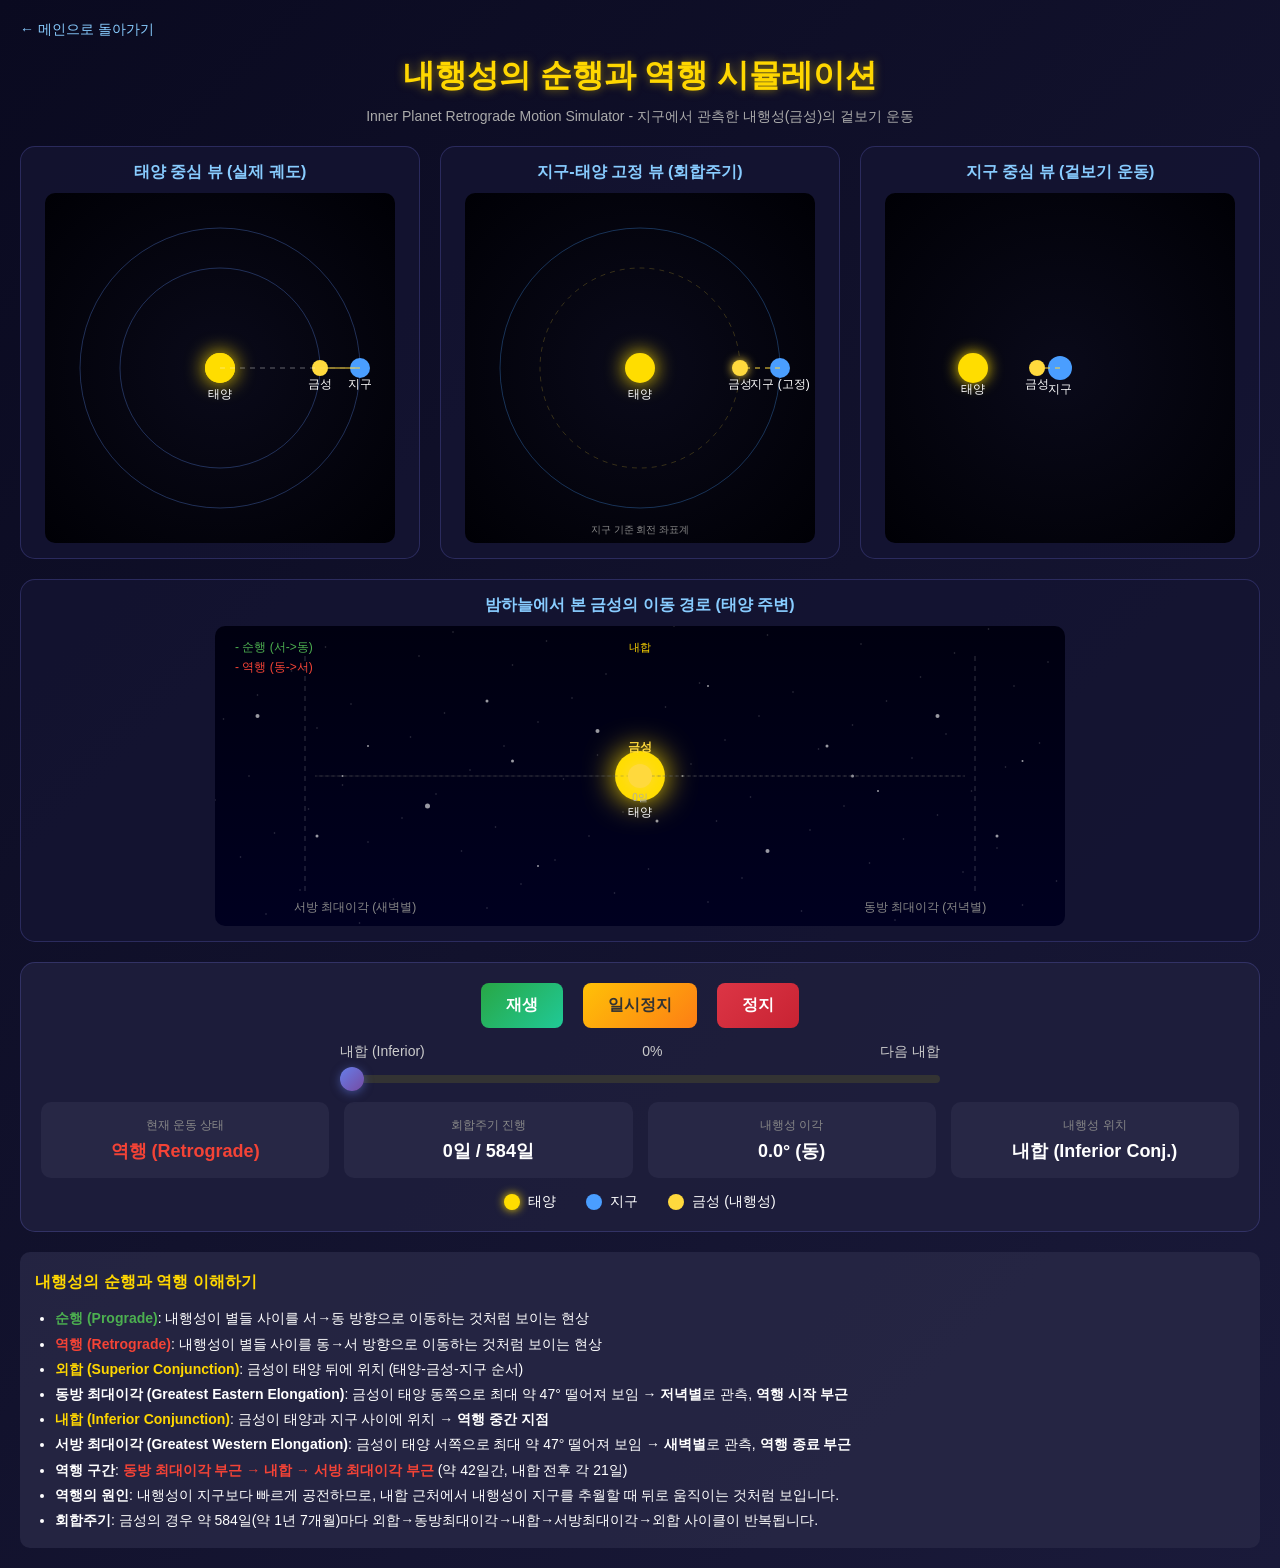
<file: retrograde-motion/inner.html>
<!DOCTYPE html>
<html lang="ko">
<head>
    <meta charset="UTF-8">
    <meta name="viewport" content="width=device-width, initial-scale=1.0">
    <title>내행성의 순행과 역행 시뮬레이션</title>
    <style>
        * {
            margin: 0;
            padding: 0;
            box-sizing: border-box;
        }

        body {
            font-family: 'Segoe UI', Tahoma, Geneva, Verdana, sans-serif;
            background: linear-gradient(135deg, #0a0a20 0%, #1a1a3a 100%);
            min-height: 100vh;
            color: #fff;
            padding: 20px;
        }

        h1 {
            text-align: center;
            margin-bottom: 10px;
            color: #ffd700;
            text-shadow: 0 0 10px rgba(255, 215, 0, 0.5);
        }

        .subtitle {
            text-align: center;
            color: #aaa;
            margin-bottom: 20px;
            font-size: 14px;
        }

        .back-link {
            display: inline-block;
            margin-bottom: 15px;
            color: #88ccff;
            text-decoration: none;
            font-size: 14px;
        }

        .back-link:hover {
            text-decoration: underline;
        }

        .container {
            max-width: 1400px;
            margin: 0 auto;
        }

        .views-container {
            display: grid;
            grid-template-columns: 1fr 1fr;
            gap: 20px;
            margin-bottom: 20px;
        }

        .views-3col {
            grid-template-columns: 1fr 1fr 1fr;
        }

        .view-box {
            background: rgba(20, 20, 50, 0.8);
            border-radius: 15px;
            padding: 15px;
            border: 1px solid rgba(100, 100, 200, 0.3);
        }

        .view-title {
            text-align: center;
            font-size: 16px;
            margin-bottom: 10px;
            color: #88ccff;
        }

        canvas {
            display: block;
            margin: 0 auto;
            background: radial-gradient(ellipse at center, #0a0a1a 0%, #000005 100%);
            border-radius: 10px;
        }

        .sky-view-container {
            background: rgba(20, 20, 50, 0.8);
            border-radius: 15px;
            padding: 15px;
            border: 1px solid rgba(100, 100, 200, 0.3);
            margin-bottom: 20px;
        }

        #skyCanvas {
            background: linear-gradient(180deg, #000010 0%, #000020 100%);
        }

        .controls {
            background: rgba(30, 30, 60, 0.9);
            border-radius: 15px;
            padding: 20px;
            border: 1px solid rgba(100, 100, 200, 0.3);
        }

        .control-row {
            display: flex;
            align-items: center;
            justify-content: center;
            gap: 20px;
            margin-bottom: 15px;
            flex-wrap: wrap;
        }

        .btn {
            padding: 12px 25px;
            font-size: 16px;
            border: none;
            border-radius: 8px;
            cursor: pointer;
            transition: all 0.3s ease;
            font-weight: bold;
        }

        .btn-play {
            background: linear-gradient(135deg, #28a745, #20c997);
            color: white;
        }

        .btn-pause {
            background: linear-gradient(135deg, #ffc107, #fd7e14);
            color: #333;
        }

        .btn-stop {
            background: linear-gradient(135deg, #dc3545, #c82333);
            color: white;
        }

        .btn:hover {
            transform: scale(1.05);
            box-shadow: 0 5px 20px rgba(0, 0, 0, 0.3);
        }

        .btn:active {
            transform: scale(0.98);
        }

        .slider-container {
            flex: 1;
            max-width: 600px;
            min-width: 300px;
        }

        .slider-label {
            display: flex;
            justify-content: space-between;
            margin-bottom: 8px;
            font-size: 14px;
            color: #ccc;
        }

        .slider {
            width: 100%;
            height: 8px;
            border-radius: 4px;
            background: #333;
            outline: none;
            -webkit-appearance: none;
        }

        .slider::-webkit-slider-thumb {
            -webkit-appearance: none;
            width: 24px;
            height: 24px;
            border-radius: 50%;
            background: linear-gradient(135deg, #667eea, #764ba2);
            cursor: pointer;
            box-shadow: 0 2px 10px rgba(102, 126, 234, 0.5);
        }

        .slider::-moz-range-thumb {
            width: 24px;
            height: 24px;
            border-radius: 50%;
            background: linear-gradient(135deg, #667eea, #764ba2);
            cursor: pointer;
            border: none;
        }

        .info-panel {
            display: grid;
            grid-template-columns: repeat(auto-fit, minmax(200px, 1fr));
            gap: 15px;
            margin-top: 15px;
        }

        .info-box {
            background: rgba(50, 50, 80, 0.5);
            padding: 15px;
            border-radius: 10px;
            text-align: center;
        }

        .info-label {
            font-size: 12px;
            color: #888;
            margin-bottom: 5px;
        }

        .info-value {
            font-size: 18px;
            font-weight: bold;
        }

        .prograde {
            color: #4CAF50;
        }

        .retrograde {
            color: #f44336;
        }

        .stationary {
            color: #ffc107;
        }

        .legend {
            display: flex;
            justify-content: center;
            gap: 30px;
            margin-top: 15px;
            flex-wrap: wrap;
        }

        .legend-item {
            display: flex;
            align-items: center;
            gap: 8px;
            font-size: 14px;
        }

        .legend-color {
            width: 16px;
            height: 16px;
            border-radius: 50%;
        }

        .color-sun { background: #ffdd00; box-shadow: 0 0 10px #ffdd00; }
        .color-earth { background: #4a9eff; }
        .color-venus { background: #ffd93d; }
        .color-orbit { background: rgba(255,255,255,0.3); }

        .explanation {
            background: rgba(40, 40, 70, 0.8);
            border-radius: 10px;
            padding: 15px;
            margin-top: 20px;
            font-size: 14px;
            line-height: 1.8;
        }

        .explanation h3 {
            color: #ffd700;
            margin-bottom: 10px;
        }

        .explanation ul {
            margin-left: 20px;
        }

        .highlight-prograde { color: #4CAF50; font-weight: bold; }
        .highlight-retrograde { color: #f44336; font-weight: bold; }
        .highlight-conjunction { color: #ffd700; font-weight: bold; }

        @media (max-width: 1100px) {
            .views-3col {
                grid-template-columns: 1fr 1fr;
            }
        }

        @media (max-width: 750px) {
            .views-container,
            .views-3col {
                grid-template-columns: 1fr;
            }
        }

        /* 스마트폰: 전체 페이지를 축소해서 PC와 동일한 배치로 표시 */
        @media (max-width: 600px) {
            body {
                padding: 10px;
            }

            .container {
                transform-origin: top center;
                transform: scale(0.9);
                width: 111%; /* 1/0.9 to compensate for scale */
                margin-left: -5.5%;
            }

            h1 {
                font-size: 1.2em;
            }

            .subtitle {
                font-size: 11px;
            }

            .views-container {
                grid-template-columns: 1fr 1fr;
                gap: 10px;
            }

            .view-box {
                padding: 8px;
            }

            .view-title {
                font-size: 11px;
                margin-bottom: 5px;
            }

            #helioCanvas, #geoCanvas, #synodicCanvas {
                width: 100%;
                max-width: 180px;
                height: auto;
            }

            .views-3col {
                grid-template-columns: 1fr 1fr;
            }

            .sky-view-container {
                padding: 8px;
            }

            #skyCanvas {
                width: 100%;
                height: auto;
            }

            .controls {
                padding: 12px;
            }

            .control-row {
                gap: 8px;
            }

            .btn {
                padding: 8px 12px;
                font-size: 12px;
            }

            .slider-container {
                min-width: 100%;
            }

            .info-panel {
                grid-template-columns: 1fr 1fr;
                gap: 8px;
            }

            .info-box {
                padding: 8px;
            }

            .info-label {
                font-size: 9px;
            }

            .info-value {
                font-size: 12px;
            }

            .legend {
                gap: 10px;
            }

            .legend-item {
                font-size: 10px;
            }

            .legend-color {
                width: 12px;
                height: 12px;
            }

            .explanation {
                font-size: 11px;
                padding: 10px;
            }

            .explanation h3 {
                font-size: 13px;
            }
        }
    </style>
</head>
<body>
    <div class="container">
        <a href="index.html" class="back-link">← 메인으로 돌아가기</a>
        <h1>내행성의 순행과 역행 시뮬레이션</h1>
        <p class="subtitle">Inner Planet Retrograde Motion Simulator - 지구에서 관측한 내행성(금성)의 겉보기 운동</p>

        <div class="views-container views-3col">
            <div class="view-box">
                <h3 class="view-title">태양 중심 뷰 (실제 궤도)</h3>
                <canvas id="helioCanvas" width="350" height="350"></canvas>
            </div>
            <div class="view-box">
                <h3 class="view-title">지구-태양 고정 뷰 (회합주기)</h3>
                <canvas id="synodicCanvas" width="350" height="350"></canvas>
            </div>
            <div class="view-box">
                <h3 class="view-title">지구 중심 뷰 (겉보기 운동)</h3>
                <canvas id="geoCanvas" width="350" height="350"></canvas>
            </div>
        </div>

        <div class="sky-view-container">
            <h3 class="view-title">밤하늘에서 본 금성의 이동 경로 (태양 주변)</h3>
            <canvas id="skyCanvas" width="850" height="300"></canvas>
        </div>

        <div class="controls">
            <div class="control-row">
                <button class="btn btn-play" id="playBtn">재생</button>
                <button class="btn btn-pause" id="pauseBtn">일시정지</button>
                <button class="btn btn-stop" id="stopBtn">정지</button>
            </div>

            <div class="control-row">
                <div class="slider-container">
                    <div class="slider-label">
                        <span>내합 (Inferior)</span>
                        <span id="sliderValue">0%</span>
                        <span>다음 내합</span>
                    </div>
                    <input type="range" class="slider" id="timeSlider" min="0" max="100" value="0">
                </div>
            </div>

            <div class="info-panel">
                <div class="info-box">
                    <div class="info-label">현재 운동 상태</div>
                    <div class="info-value" id="motionStatus">순행</div>
                </div>
                <div class="info-box">
                    <div class="info-label">회합주기 진행</div>
                    <div class="info-value" id="synodicProgress">0일 / 584일</div>
                </div>
                <div class="info-box">
                    <div class="info-label">내행성 이각</div>
                    <div class="info-value" id="elongation">0°</div>
                </div>
                <div class="info-box">
                    <div class="info-label">내행성 위치</div>
                    <div class="info-value" id="venusPosition">내합 (Inferior Conj.)</div>
                </div>
            </div>

            <div class="legend">
                <div class="legend-item"><div class="legend-color color-sun"></div>태양</div>
                <div class="legend-item"><div class="legend-color color-earth"></div>지구</div>
                <div class="legend-item"><div class="legend-color color-venus"></div>금성 (내행성)</div>
            </div>
        </div>

        <div class="explanation">
            <h3>내행성의 순행과 역행 이해하기</h3>
            <ul>
                <li><span class="highlight-prograde">순행 (Prograde)</span>: 내행성이 별들 사이를 서→동 방향으로 이동하는 것처럼 보이는 현상</li>
                <li><span class="highlight-retrograde">역행 (Retrograde)</span>: 내행성이 별들 사이를 동→서 방향으로 이동하는 것처럼 보이는 현상</li>
                <li><span class="highlight-conjunction">외합 (Superior Conjunction)</span>: 금성이 태양 뒤에 위치 (태양-금성-지구 순서)</li>
                <li><strong>동방 최대이각 (Greatest Eastern Elongation)</strong>: 금성이 태양 동쪽으로 최대 약 47° 떨어져 보임 → <strong>저녁별</strong>로 관측, <strong>역행 시작 부근</strong></li>
                <li><span class="highlight-conjunction">내합 (Inferior Conjunction)</span>: 금성이 태양과 지구 사이에 위치 → <strong>역행 중간 지점</strong></li>
                <li><strong>서방 최대이각 (Greatest Western Elongation)</strong>: 금성이 태양 서쪽으로 최대 약 47° 떨어져 보임 → <strong>새벽별</strong>로 관측, <strong>역행 종료 부근</strong></li>
                <li><strong>역행 구간</strong>: <span class="highlight-retrograde">동방 최대이각 부근 → 내합 → 서방 최대이각 부근</span> (약 42일간, 내합 전후 각 21일)</li>
                <li><strong>역행의 원인</strong>: 내행성이 지구보다 빠르게 공전하므로, 내합 근처에서 내행성이 지구를 추월할 때 뒤로 움직이는 것처럼 보입니다.</li>
                <li><strong>회합주기</strong>: 금성의 경우 약 584일(약 1년 7개월)마다 외합→동방최대이각→내합→서방최대이각→외합 사이클이 반복됩니다.</li>
            </ul>
        </div>
    </div>

    <script>
        // 캔버스 설정
        const helioCanvas = document.getElementById('helioCanvas');
        const synodicCanvas = document.getElementById('synodicCanvas');
        const geoCanvas = document.getElementById('geoCanvas');
        const skyCanvas = document.getElementById('skyCanvas');
        const helioCtx = helioCanvas.getContext('2d');
        const synodicCtx = synodicCanvas.getContext('2d');
        const geoCtx = geoCanvas.getContext('2d');
        const skyCtx = skyCanvas.getContext('2d');

        // 상수 정의
        const SYNODIC_PERIOD = 584; // 금성 회합주기 (일)
        const EARTH_PERIOD = 365.25; // 지구 공전주기 (일)
        const VENUS_PERIOD = 225; // 금성 공전주기 (일)

        // 궤도 반지름 (픽셀) - 내행성이므로 금성이 안쪽
        const EARTH_ORBIT_RADIUS = 140;
        const VENUS_ORBIT_RADIUS = 100;

        // 시뮬레이션 상태
        let isPlaying = false;
        let animationId = null;
        let currentProgress = 0; // 0 ~ 1 (회합주기 진행도)
        const MAX_TRAIL_LENGTH = 200;

        // 시작 시 지구와 금성의 초기 각도 (내합 위치)
        // 내합일 때: 태양-금성-지구가 일직선, 금성이 태양과 지구 사이
        const INITIAL_EARTH_ANGLE = 0;
        const INITIAL_VENUS_ANGLE = 0; // 같은 방향 (내합)

        // 각속도 (라디안/일)
        const EARTH_ANGULAR_VELOCITY = (2 * Math.PI) / EARTH_PERIOD;
        const VENUS_ANGULAR_VELOCITY = (2 * Math.PI) / VENUS_PERIOD;

        // 현재 각도 계산 함수
        function getAngles(progress) {
            const days = progress * SYNODIC_PERIOD;
            const earthAngle = INITIAL_EARTH_ANGLE + EARTH_ANGULAR_VELOCITY * days;
            const venusAngle = INITIAL_VENUS_ANGLE + VENUS_ANGULAR_VELOCITY * days;
            return { earthAngle, venusAngle, days };
        }

        // 태양 중심 뷰 그리기
        function drawHeliocentricView(earthAngle, venusAngle) {
            const ctx = helioCtx;
            const centerX = helioCanvas.width / 2;
            const centerY = helioCanvas.height / 2;

            // 배경 클리어
            ctx.clearRect(0, 0, helioCanvas.width, helioCanvas.height);

            // 궤도 그리기
            ctx.strokeStyle = 'rgba(100, 150, 255, 0.3)';
            ctx.lineWidth = 1;

            // 금성 궤도 (안쪽)
            ctx.beginPath();
            ctx.arc(centerX, centerY, VENUS_ORBIT_RADIUS, 0, Math.PI * 2);
            ctx.stroke();

            // 지구 궤도 (바깥쪽)
            ctx.beginPath();
            ctx.arc(centerX, centerY, EARTH_ORBIT_RADIUS, 0, Math.PI * 2);
            ctx.stroke();

            // 태양 그리기
            ctx.beginPath();
            ctx.arc(centerX, centerY, 15, 0, Math.PI * 2);
            ctx.fillStyle = '#ffdd00';
            ctx.fill();
            ctx.shadowColor = '#ffdd00';
            ctx.shadowBlur = 20;
            ctx.fill();
            ctx.shadowBlur = 0;

            // 금성 위치 계산 및 그리기
            const venusX = centerX + VENUS_ORBIT_RADIUS * Math.cos(venusAngle);
            const venusY = centerY - VENUS_ORBIT_RADIUS * Math.sin(venusAngle);

            ctx.beginPath();
            ctx.arc(venusX, venusY, 8, 0, Math.PI * 2);
            ctx.fillStyle = '#ffd93d';
            ctx.fill();

            // 지구 위치 계산 및 그리기
            const earthX = centerX + EARTH_ORBIT_RADIUS * Math.cos(earthAngle);
            const earthY = centerY - EARTH_ORBIT_RADIUS * Math.sin(earthAngle);

            ctx.beginPath();
            ctx.arc(earthX, earthY, 10, 0, Math.PI * 2);
            ctx.fillStyle = '#4a9eff';
            ctx.fill();

            // 태양-지구-금성 연결선
            ctx.strokeStyle = 'rgba(255, 255, 255, 0.2)';
            ctx.setLineDash([5, 5]);
            ctx.beginPath();
            ctx.moveTo(centerX, centerY);
            ctx.lineTo(earthX, earthY);
            ctx.stroke();
            ctx.beginPath();
            ctx.moveTo(centerX, centerY);
            ctx.lineTo(venusX, venusY);
            ctx.stroke();
            ctx.setLineDash([]);

            // 지구에서 금성을 바라보는 시선
            ctx.strokeStyle = 'rgba(255, 217, 61, 0.5)';
            ctx.lineWidth = 2;
            ctx.beginPath();
            ctx.moveTo(earthX, earthY);
            ctx.lineTo(venusX, venusY);
            ctx.stroke();

            // 레이블
            ctx.fillStyle = '#fff';
            ctx.font = '12px sans-serif';
            ctx.textAlign = 'center';
            ctx.fillText('태양', centerX, centerY + 30);
            ctx.fillText('지구', earthX, earthY + 20);
            ctx.fillText('금성', venusX, venusY + 20);
        }

        // 지구-태양 고정 뷰 (회합주기 뷰) - 금성의 궤적 저장
        let venusTrail = [];
        const TRAIL_MAX = 300;

        // 순행/역행 판별 함수 (지구에서 본 금성의 각도 변화 기준)
        function isRetrogradeMotion(progress) {
            const delta = 0.001;
            const { earthAngle: ea1, venusAngle: va1 } = getAngles(progress);
            const { earthAngle: ea2, venusAngle: va2 } = getAngles(Math.min(progress + delta, 1));

            // 지구에서 본 금성 방향 계산
            const angle1 = Math.atan2(
                VENUS_ORBIT_RADIUS * Math.sin(va1) - EARTH_ORBIT_RADIUS * Math.sin(ea1),
                VENUS_ORBIT_RADIUS * Math.cos(va1) - EARTH_ORBIT_RADIUS * Math.cos(ea1)
            );
            const angle2 = Math.atan2(
                VENUS_ORBIT_RADIUS * Math.sin(va2) - EARTH_ORBIT_RADIUS * Math.sin(ea2),
                VENUS_ORBIT_RADIUS * Math.cos(va2) - EARTH_ORBIT_RADIUS * Math.cos(ea2)
            );

            let dAngle = angle2 - angle1;
            while (dAngle > Math.PI) dAngle -= 2 * Math.PI;
            while (dAngle < -Math.PI) dAngle += 2 * Math.PI;

            return dAngle < 0;
        }

        // 지구-태양 고정 뷰 그리기
        function drawSynodicView(earthAngle, venusAngle, progress) {
            const ctx = synodicCtx;
            const centerX = synodicCanvas.width / 2;
            const centerY = synodicCanvas.height / 2;

            // 배경 클리어
            ctx.clearRect(0, 0, synodicCanvas.width, synodicCanvas.height);

            // 지구-태양 고정 좌표계에서의 금성 위치
            // 지구의 각도만큼 좌표계를 회전시킴 (지구가 항상 오른쪽에 있도록)
            const venusAngleInSynodic = venusAngle - earthAngle;

            // 금성의 실제 위치 계산 (회전된 좌표계)
            const venusX = centerX + VENUS_ORBIT_RADIUS * Math.cos(venusAngleInSynodic);
            const venusY = centerY - VENUS_ORBIT_RADIUS * Math.sin(venusAngleInSynodic);

            // 현재 순행/역행 상태 판별
            const isRetrograde = isRetrogradeMotion(progress);

            // 궤적 추가 (순행/역행 상태도 함께 저장)
            if (progress === 0) {
                venusTrail = []; // 리셋 시 궤적 초기화
            }
            venusTrail.push({ x: venusX, y: venusY, progress: progress, isRetrograde: isRetrograde });
            if (venusTrail.length > TRAIL_MAX) {
                venusTrail.shift();
            }

            // 금성 궤도 (점선으로 표시)
            ctx.strokeStyle = 'rgba(255, 217, 61, 0.2)';
            ctx.setLineDash([5, 5]);
            ctx.lineWidth = 1;
            ctx.beginPath();
            ctx.arc(centerX, centerY, VENUS_ORBIT_RADIUS, 0, Math.PI * 2);
            ctx.stroke();
            ctx.setLineDash([]);

            // 지구 궤도
            ctx.strokeStyle = 'rgba(74, 158, 255, 0.3)';
            ctx.lineWidth = 1;
            ctx.beginPath();
            ctx.arc(centerX, centerY, EARTH_ORBIT_RADIUS, 0, Math.PI * 2);
            ctx.stroke();

            // 금성 궤적 그리기 (순행=녹색, 역행=빨간색)
            if (venusTrail.length > 1) {
                for (let i = 1; i < venusTrail.length; i++) {
                    const prev = venusTrail[i - 1];
                    const curr = venusTrail[i];

                    // 저장된 순행/역행 상태 사용
                    ctx.strokeStyle = curr.isRetrograde ? 'rgba(244, 67, 54, 0.7)' : 'rgba(76, 175, 80, 0.7)';
                    ctx.lineWidth = 2;
                    ctx.beginPath();
                    ctx.moveTo(prev.x, prev.y);
                    ctx.lineTo(curr.x, curr.y);
                    ctx.stroke();
                }
            }

            // 태양 그리기 (중심 고정)
            ctx.beginPath();
            ctx.arc(centerX, centerY, 15, 0, Math.PI * 2);
            ctx.fillStyle = '#ffdd00';
            ctx.shadowColor = '#ffdd00';
            ctx.shadowBlur = 20;
            ctx.fill();
            ctx.shadowBlur = 0;

            // 지구 그리기 (오른쪽 고정 - 각도 0)
            const earthX = centerX + EARTH_ORBIT_RADIUS;
            const earthY = centerY;

            ctx.beginPath();
            ctx.arc(earthX, earthY, 10, 0, Math.PI * 2);
            ctx.fillStyle = '#4a9eff';
            ctx.fill();

            // 금성 그리기
            ctx.beginPath();
            ctx.arc(venusX, venusY, 8, 0, Math.PI * 2);
            ctx.fillStyle = '#ffd93d';
            ctx.shadowColor = '#ffd93d';
            ctx.shadowBlur = 10;
            ctx.fill();
            ctx.shadowBlur = 0;

            // 지구-금성 연결선 (시선)
            ctx.strokeStyle = 'rgba(255, 217, 61, 0.5)';
            ctx.lineWidth = 2;
            ctx.setLineDash([5, 5]);
            ctx.beginPath();
            ctx.moveTo(earthX, earthY);
            ctx.lineTo(venusX, venusY);
            ctx.stroke();
            ctx.setLineDash([]);

            // 레이블
            ctx.fillStyle = '#fff';
            ctx.font = '12px sans-serif';
            ctx.textAlign = 'center';
            ctx.fillText('태양', centerX, centerY + 30);
            ctx.fillText('지구 (고정)', earthX, earthY + 20);
            ctx.fillText('금성', venusX, venusY + 20);

            // 설명 텍스트
            ctx.fillStyle = '#888';
            ctx.font = '10px sans-serif';
            ctx.fillText('지구 기준 회전 좌표계', centerX, synodicCanvas.height - 10);
        }

        // 지구 중심 뷰 그리기
        function drawGeocentricView(earthAngle, venusAngle) {
            const ctx = geoCtx;
            const centerX = geoCanvas.width / 2;
            const centerY = geoCanvas.height / 2;
            const maxRadius = Math.min(centerX, centerY) - 30; // 여백 확보

            ctx.clearRect(0, 0, geoCanvas.width, geoCanvas.height);

            // 지구 중심 좌표계에서의 위치 계산
            // 태양의 위치 (지구 기준) - 고정 거리로 표시
            const sunAngleFromEarth = earthAngle + Math.PI;
            const sunDisplayRadius = maxRadius * 0.6;
            const sunX = centerX + sunDisplayRadius * Math.cos(sunAngleFromEarth);
            const sunY = centerY - sunDisplayRadius * Math.sin(sunAngleFromEarth);

            // 금성의 위치 (지구 기준)
            const venusRelX = VENUS_ORBIT_RADIUS * Math.cos(venusAngle) - EARTH_ORBIT_RADIUS * Math.cos(earthAngle);
            const venusRelY = VENUS_ORBIT_RADIUS * Math.sin(venusAngle) - EARTH_ORBIT_RADIUS * Math.sin(earthAngle);
            const venusDistance = Math.sqrt(venusRelX * venusRelX + venusRelY * venusRelY);
            const venusAngleFromEarth = Math.atan2(venusRelY, venusRelX);

            // 금성 거리에 따른 동적 스케일 (항상 화면 안에 들어오도록)
            // 최대 거리: 지구-금성 최대 거리 = EARTH_ORBIT_RADIUS + VENUS_ORBIT_RADIUS
            const maxVenusDistance = VENUS_ORBIT_RADIUS + EARTH_ORBIT_RADIUS;
            const venusDisplayRadius = (venusDistance / maxVenusDistance) * maxRadius * 0.95;
            const venusDisplayX = centerX + venusDisplayRadius * Math.cos(venusAngleFromEarth);
            const venusDisplayY = centerY - venusDisplayRadius * Math.sin(venusAngleFromEarth);

            // 지구 그리기 (중심)
            ctx.beginPath();
            ctx.arc(centerX, centerY, 12, 0, Math.PI * 2);
            ctx.fillStyle = '#4a9eff';
            ctx.fill();

            // 태양 그리기
            ctx.beginPath();
            ctx.arc(sunX, sunY, 15, 0, Math.PI * 2);
            ctx.fillStyle = '#ffdd00';
            ctx.shadowColor = '#ffdd00';
            ctx.shadowBlur = 15;
            ctx.fill();
            ctx.shadowBlur = 0;

            // 금성 그리기
            ctx.beginPath();
            ctx.arc(venusDisplayX, venusDisplayY, 8, 0, Math.PI * 2);
            ctx.fillStyle = '#ffd93d';
            ctx.fill();

            // 시선 방향 표시
            ctx.strokeStyle = 'rgba(255, 217, 61, 0.5)';
            ctx.lineWidth = 2;
            ctx.setLineDash([5, 5]);
            ctx.beginPath();
            ctx.moveTo(centerX, centerY);
            ctx.lineTo(venusDisplayX, venusDisplayY);
            ctx.stroke();
            ctx.setLineDash([]);

            // 레이블
            ctx.fillStyle = '#fff';
            ctx.font = '12px sans-serif';
            ctx.textAlign = 'center';
            ctx.fillText('지구', centerX, centerY + 25);
            ctx.fillText('태양', sunX, sunY + 25);
            ctx.fillText('금성', venusDisplayX, venusDisplayY + 20);

            return venusAngleFromEarth;
        }

        // 1회합주기 전체 경로를 미리 계산
        let fullPath = [];
        function calculateFullPath() {
            fullPath = [];
            const steps = 100; // 100개 지점
            for (let i = 0; i <= steps; i++) {
                const p = i / steps;
                const { earthAngle, venusAngle, days } = getAngles(p);

                const venusRelX = VENUS_ORBIT_RADIUS * Math.cos(venusAngle) - EARTH_ORBIT_RADIUS * Math.cos(earthAngle);
                const venusRelY = VENUS_ORBIT_RADIUS * Math.sin(venusAngle) - EARTH_ORBIT_RADIUS * Math.sin(earthAngle);
                const angle = Math.atan2(venusRelY, venusRelX);

                // 이각 계산 (태양 방향 기준)
                const sunAngle = earthAngle + Math.PI;
                let elongation = angle - sunAngle;
                while (elongation > Math.PI) elongation -= 2 * Math.PI;
                while (elongation < -Math.PI) elongation += 2 * Math.PI;

                fullPath.push({ progress: p, angle: angle, days: days, elongation: elongation });
            }
        }
        calculateFullPath();

        // 천구 뷰 그리기 - 태양 주변 금성 이동 경로
        function drawSkyView(earthAngle, venusAngle, progress) {
            const ctx = skyCtx;
            const width = skyCanvas.width;
            const height = skyCanvas.height;
            const centerY = height / 2;
            const centerX = width / 2;
            const margin = 60;

            ctx.clearRect(0, 0, width, height);

            // 배경 별 그리기 (고정된 밝은 별들)
            const starPositions = [
                {x: 0.05, y: 0.3, size: 2}, {x: 0.12, y: 0.7, size: 1.5},
                {x: 0.18, y: 0.4, size: 1}, {x: 0.25, y: 0.6, size: 2.5},
                {x: 0.32, y: 0.25, size: 1.5}, {x: 0.38, y: 0.8, size: 1},
                {x: 0.45, y: 0.35, size: 2}, {x: 0.52, y: 0.65, size: 1.5},
                {x: 0.58, y: 0.2, size: 1}, {x: 0.65, y: 0.75, size: 2},
                {x: 0.72, y: 0.4, size: 1.5}, {x: 0.78, y: 0.55, size: 1},
                {x: 0.85, y: 0.3, size: 2}, {x: 0.92, y: 0.7, size: 1.5},
                {x: 0.15, y: 0.5, size: 1}, {x: 0.35, y: 0.45, size: 1.5},
                {x: 0.55, y: 0.5, size: 1}, {x: 0.75, y: 0.5, size: 1.5},
                {x: 0.95, y: 0.45, size: 1}
            ];

            ctx.fillStyle = 'rgba(255, 255, 255, 0.6)';
            starPositions.forEach(star => {
                ctx.beginPath();
                ctx.arc(star.x * width, star.y * height, star.size, 0, Math.PI * 2);
                ctx.fill();
            });

            // 희미한 배경 별들
            ctx.fillStyle = 'rgba(255, 255, 255, 0.2)';
            for (let i = 0; i < 80; i++) {
                const x = ((i * 47 + 13) % 100) / 100 * width;
                const y = ((i * 31 + 7) % 100) / 100 * height;
                ctx.beginPath();
                ctx.arc(x, y, 0.8, 0, Math.PI * 2);
                ctx.fill();
            }

            // 태양 위치 (중앙)
            ctx.beginPath();
            ctx.arc(centerX, centerY, 25, 0, Math.PI * 2);
            ctx.fillStyle = '#ffdd00';
            ctx.shadowColor = '#ffdd00';
            ctx.shadowBlur = 30;
            ctx.fill();
            ctx.shadowBlur = 0;

            ctx.fillStyle = '#fff';
            ctx.font = '12px sans-serif';
            ctx.textAlign = 'center';
            ctx.fillText('태양', centerX, centerY + 40);

            // 최대 이각 표시선 (약 47도)
            const maxElongationDeg = 47;
            const elongationScale = (width / 2 - margin - 30) / maxElongationDeg;

            // 최대 이각 영역 표시
            ctx.strokeStyle = 'rgba(255, 255, 255, 0.2)';
            ctx.setLineDash([5, 5]);
            ctx.lineWidth = 1;

            // 동쪽 최대 이각선
            ctx.beginPath();
            ctx.moveTo(centerX + maxElongationDeg * elongationScale, 30);
            ctx.lineTo(centerX + maxElongationDeg * elongationScale, height - 30);
            ctx.stroke();

            // 서쪽 최대 이각선
            ctx.beginPath();
            ctx.moveTo(centerX - maxElongationDeg * elongationScale, 30);
            ctx.lineTo(centerX - maxElongationDeg * elongationScale, height - 30);
            ctx.stroke();
            ctx.setLineDash([]);

            // 이각을 x좌표로 변환
            const elongationToX = (elong) => {
                const elongDeg = elong * 180 / Math.PI;
                return centerX - elongDeg * elongationScale;
            };

            // 전체 경로 그리기 (회색 점선으로 예정 경로)
            ctx.setLineDash([3, 3]);
            ctx.strokeStyle = 'rgba(100, 100, 100, 0.4)';
            ctx.lineWidth = 1;
            ctx.beginPath();
            let started = false;
            for (let i = 0; i < fullPath.length; i++) {
                const x = elongationToX(fullPath[i].elongation);
                if (x > margin && x < width - margin) {
                    if (!started) {
                        ctx.moveTo(x, centerY);
                        started = true;
                    } else {
                        ctx.lineTo(x, centerY);
                    }
                }
            }
            ctx.stroke();
            ctx.setLineDash([]);

            // 현재까지의 경로 (순행=녹색, 역행=빨간색)
            const currentIndex = Math.floor(progress * (fullPath.length - 1));

            for (let i = 1; i <= currentIndex; i++) {
                const prev = fullPath[i - 1];
                const curr = fullPath[i];
                const x1 = elongationToX(prev.elongation);
                const x2 = elongationToX(curr.elongation);

                // 각도 변화로 순행/역행 판별
                let dAngle = curr.angle - prev.angle;
                while (dAngle > Math.PI) dAngle -= 2 * Math.PI;
                while (dAngle < -Math.PI) dAngle += 2 * Math.PI;

                const isRetrograde = dAngle < 0;

                if (x1 > margin && x1 < width - margin && x2 > margin && x2 < width - margin) {
                    ctx.strokeStyle = isRetrograde ? '#f44336' : '#4CAF50';
                    ctx.lineWidth = 3;
                    ctx.beginPath();
                    ctx.moveTo(x1, centerY);
                    ctx.lineTo(x2, centerY);
                    ctx.stroke();
                }
            }

            // 날짜별 위치 점 표시 (60일 간격)
            ctx.font = '10px sans-serif';
            ctx.textAlign = 'center';
            for (let i = 0; i <= currentIndex; i++) {
                const point = fullPath[i];
                const x = elongationToX(point.elongation);

                if (x > margin && x < width - margin) {
                    // 60일 간격으로 점과 날짜 표시
                    if (Math.round(point.days) % 60 === 0 || i === 0) {
                        ctx.fillStyle = '#ffffff';
                        ctx.beginPath();
                        ctx.arc(x, centerY, 4, 0, Math.PI * 2);
                        ctx.fill();

                        ctx.fillStyle = '#aaaaaa';
                        ctx.fillText(`${Math.round(point.days)}일`, x, centerY + 25);
                    }
                }
            }

            // 현재 금성 위치
            const venusRelX = VENUS_ORBIT_RADIUS * Math.cos(venusAngle) - EARTH_ORBIT_RADIUS * Math.cos(earthAngle);
            const venusRelY = VENUS_ORBIT_RADIUS * Math.sin(venusAngle) - EARTH_ORBIT_RADIUS * Math.sin(earthAngle);
            const currentAngle = Math.atan2(venusRelY, venusRelX);

            // 현재 이각 계산
            const sunAngle = earthAngle + Math.PI;
            let currentElongation = currentAngle - sunAngle;
            while (currentElongation > Math.PI) currentElongation -= 2 * Math.PI;
            while (currentElongation < -Math.PI) currentElongation += 2 * Math.PI;

            const currentX = elongationToX(currentElongation);

            if (currentX > margin && currentX < width - margin) {
                // 금성 표시
                ctx.beginPath();
                ctx.arc(currentX, centerY, 12, 0, Math.PI * 2);
                ctx.fillStyle = '#ffd93d';
                ctx.shadowColor = '#ffd93d';
                ctx.shadowBlur = 15;
                ctx.fill();
                ctx.shadowBlur = 0;

                // 금성 라벨
                ctx.fillStyle = '#ffd93d';
                ctx.font = 'bold 12px sans-serif';
                ctx.fillText('금성', currentX, centerY - 25);
            }

            // 범례 및 방향 표시
            ctx.font = '12px sans-serif';
            ctx.textAlign = 'left';
            ctx.fillStyle = '#4CAF50';
            ctx.fillText('- 순행 (서->동)', 20, 25);
            ctx.fillStyle = '#f44336';
            ctx.fillText('- 역행 (동->서)', 20, 45);

            ctx.textAlign = 'center';
            ctx.fillStyle = '#888';
            ctx.fillText('서방 최대이각 (새벽별)', margin + 80, height - 15);
            ctx.fillText('동방 최대이각 (저녁별)', width - margin - 80, height - 15);

            // 외합/내합 표시
            ctx.fillStyle = '#ffd700';
            ctx.font = '11px sans-serif';
            ctx.fillText('내합', centerX, 25);

            // 현재 운동 상태 표시
            if (currentIndex > 0) {
                const prev = fullPath[Math.max(0, currentIndex - 1)];
                const curr = fullPath[currentIndex];
                let dAngle = curr.angle - prev.angle;
                while (dAngle > Math.PI) dAngle -= 2 * Math.PI;
                while (dAngle < -Math.PI) dAngle += 2 * Math.PI;

                ctx.font = 'bold 16px sans-serif';
                ctx.textAlign = 'right';
                if (dAngle > 0.0001) {
                    ctx.fillStyle = '#4CAF50';
                    ctx.fillText('> 순행 중', width - 20, 30);
                } else if (dAngle < -0.0001) {
                    ctx.fillStyle = '#f44336';
                    ctx.fillText('< 역행 중', width - 20, 30);
                } else {
                    ctx.fillStyle = '#ffc107';
                    ctx.fillText('* 유 (정지)', width - 20, 30);
                }
            }

            return currentElongation;
        }

        // 운동 상태 판별
        function getMotionStatus(progress) {
            const delta = 0.001;
            const { earthAngle: ea1, venusAngle: va1 } = getAngles(progress);
            const { earthAngle: ea2, venusAngle: va2 } = getAngles(progress + delta);

            // 지구에서 본 금성 방향 계산
            const angle1 = Math.atan2(
                VENUS_ORBIT_RADIUS * Math.sin(va1) - EARTH_ORBIT_RADIUS * Math.sin(ea1),
                VENUS_ORBIT_RADIUS * Math.cos(va1) - EARTH_ORBIT_RADIUS * Math.cos(ea1)
            );
            const angle2 = Math.atan2(
                VENUS_ORBIT_RADIUS * Math.sin(va2) - EARTH_ORBIT_RADIUS * Math.sin(ea2),
                VENUS_ORBIT_RADIUS * Math.cos(va2) - EARTH_ORBIT_RADIUS * Math.cos(ea2)
            );

            let dAngle = angle2 - angle1;
            while (dAngle > Math.PI) dAngle -= 2 * Math.PI;
            while (dAngle < -Math.PI) dAngle += 2 * Math.PI;

            const threshold = 0.00001;
            if (Math.abs(dAngle) < threshold) {
                return { status: '유', class: 'stationary', description: '유 (Stationary)' };
            } else if (dAngle > 0) {
                return { status: '순행', class: 'prograde', description: '순행 (Prograde)' };
            } else {
                return { status: '역행', class: 'retrograde', description: '역행 (Retrograde)' };
            }
        }

        // 위치 설명 (이각 기준) - 내행성용
        // 내합 → 서방 최대이각 → 외합 → 동방 최대이각 → 내합 순환
        // elongationDeg > 0: 서방 이각 (새벽별)
        // elongationDeg < 0: 동방 이각 (저녁별)
        function getPositionDescription(elongationDeg, progress) {
            const absElong = Math.abs(elongationDeg);

            // 내합/외합 구분 (회합주기의 절반 기준)
            // 내합에서 시작하므로 약 50% 지점이 외합
            const isNearSuperior = progress > 0.35 && progress < 0.65;

            if (absElong < 5) {
                if (isNearSuperior) {
                    return '외합 (Superior Conj.)';
                } else {
                    return '내합 (Inferior Conj.)';
                }
            }
            if (absElong < 15) {
                if (isNearSuperior) {
                    return '외합 근처';
                } else {
                    return '내합 근처';
                }
            }
            if (absElong >= 44) {
                // 최대 이각 근처 (약 47°)
                if (elongationDeg > 0) {
                    return '서방 최대이각 (새벽별)';
                } else {
                    return '동방 최대이각 (저녁별)';
                }
            }
            // 이각 변화 중
            if (elongationDeg > 0) {
                return '서방 이각 (새벽별)';
            } else {
                return '동방 이각 (저녁별)';
            }
        }

        // UI 업데이트
        function updateUI(progress) {
            const { earthAngle, venusAngle, days } = getAngles(progress);

            // 뷰 그리기
            drawHeliocentricView(earthAngle, venusAngle);
            drawSynodicView(earthAngle, venusAngle, progress);
            const venusAngleFromEarth = drawGeocentricView(earthAngle, venusAngle);
            const elongation = drawSkyView(earthAngle, venusAngle, progress);

            // 이각 계산 (도)
            let elongationDeg = (elongation * 180 / Math.PI);

            // 운동 상태
            const motion = getMotionStatus(progress);
            document.getElementById('motionStatus').textContent = motion.description;
            document.getElementById('motionStatus').className = `info-value ${motion.class}`;

            // 진행 상태
            document.getElementById('synodicProgress').textContent =
                `${Math.round(days)}일 / ${SYNODIC_PERIOD}일`;

            document.getElementById('elongation').textContent =
                `${Math.abs(elongationDeg).toFixed(1)}° ${elongationDeg > 0 ? '(서)' : '(동)'}`;

            document.getElementById('venusPosition').textContent =
                getPositionDescription(elongationDeg, progress);

            document.getElementById('sliderValue').textContent =
                `${Math.round(progress * 100)}%`;
        }

        // 애니메이션
        function animate() {
            if (!isPlaying) return;

            currentProgress += 0.0005; // 속도 조절
            if (currentProgress >= 1) {
                currentProgress = 0;
            }

            document.getElementById('timeSlider').value = currentProgress * 100;
            updateUI(currentProgress);

            animationId = requestAnimationFrame(animate);
        }

        // 이벤트 핸들러
        document.getElementById('playBtn').addEventListener('click', () => {
            if (!isPlaying) {
                isPlaying = true;
                animate();
            }
        });

        document.getElementById('pauseBtn').addEventListener('click', () => {
            isPlaying = false;
            if (animationId) {
                cancelAnimationFrame(animationId);
            }
        });

        document.getElementById('stopBtn').addEventListener('click', () => {
            isPlaying = false;
            if (animationId) {
                cancelAnimationFrame(animationId);
            }
            currentProgress = 0;
            venusTrail = []; // 궤적 초기화
            document.getElementById('timeSlider').value = 0;
            updateUI(0);
        });

        document.getElementById('timeSlider').addEventListener('input', (e) => {
            isPlaying = false;
            if (animationId) {
                cancelAnimationFrame(animationId);
            }
            currentProgress = e.target.value / 100;
            updateUI(currentProgress);
        });

        // 초기화
        updateUI(0);
    </script>
</body>
</html>
</file>
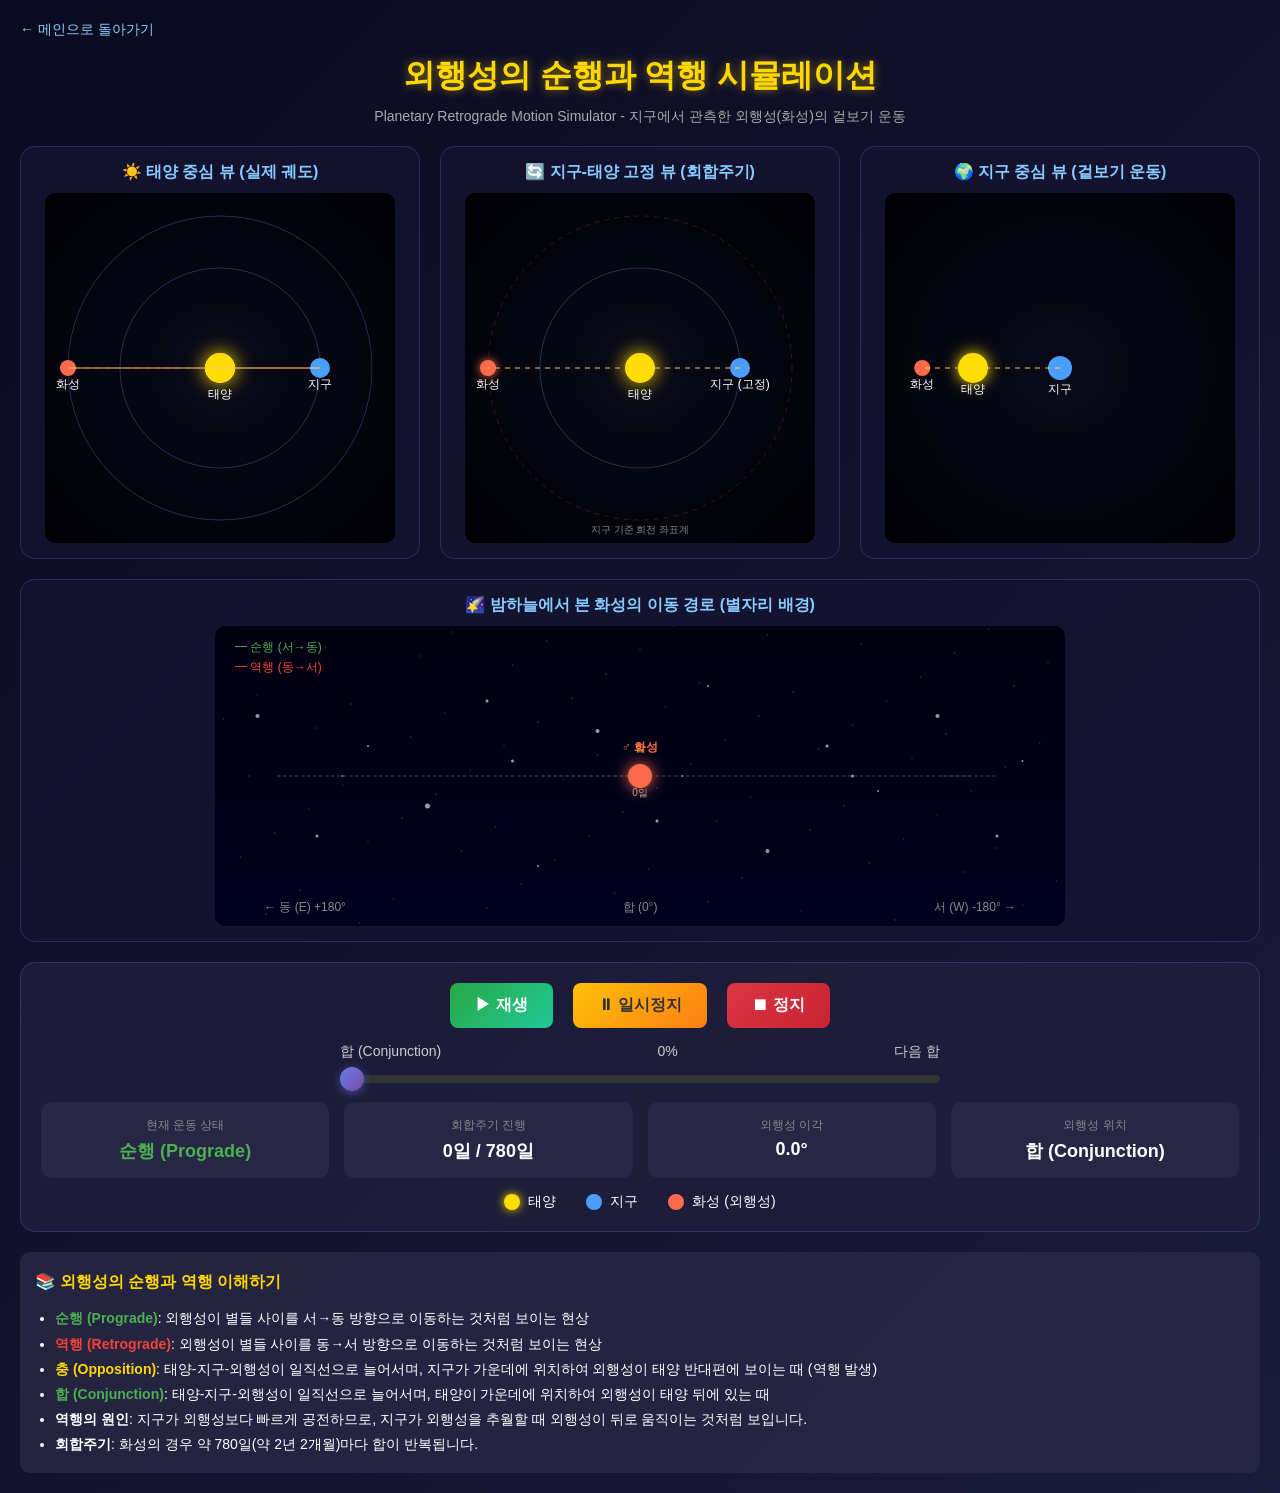
<file: retrograde-motion/outer.html>
<!DOCTYPE html>
<html lang="ko">
<head>
    <meta charset="UTF-8">
    <meta name="viewport" content="width=device-width, initial-scale=1.0">
    <title>외행성의 순행과 역행 시뮬레이션</title>
    <style>
        * {
            margin: 0;
            padding: 0;
            box-sizing: border-box;
        }

        body {
            font-family: 'Segoe UI', Tahoma, Geneva, Verdana, sans-serif;
            background: linear-gradient(135deg, #0a0a20 0%, #1a1a3a 100%);
            min-height: 100vh;
            color: #fff;
            padding: 20px;
        }

        h1 {
            text-align: center;
            margin-bottom: 10px;
            color: #ffd700;
            text-shadow: 0 0 10px rgba(255, 215, 0, 0.5);
        }

        .subtitle {
            text-align: center;
            color: #aaa;
            margin-bottom: 20px;
            font-size: 14px;
        }

        .back-link {
            display: inline-block;
            margin-bottom: 15px;
            color: #88ccff;
            text-decoration: none;
            font-size: 14px;
        }

        .back-link:hover {
            text-decoration: underline;
        }

        .container {
            max-width: 1400px;
            margin: 0 auto;
        }

        .views-container {
            display: grid;
            grid-template-columns: 1fr 1fr;
            gap: 20px;
            margin-bottom: 20px;
        }

        .views-3col {
            grid-template-columns: 1fr 1fr 1fr;
        }

        .view-box {
            background: rgba(20, 20, 50, 0.8);
            border-radius: 15px;
            padding: 15px;
            border: 1px solid rgba(100, 100, 200, 0.3);
        }

        .view-title {
            text-align: center;
            font-size: 16px;
            margin-bottom: 10px;
            color: #88ccff;
        }

        canvas {
            display: block;
            margin: 0 auto;
            background: radial-gradient(ellipse at center, #0a0a1a 0%, #000005 100%);
            border-radius: 10px;
        }

        .sky-view-container {
            background: rgba(20, 20, 50, 0.8);
            border-radius: 15px;
            padding: 15px;
            border: 1px solid rgba(100, 100, 200, 0.3);
            margin-bottom: 20px;
        }

        #skyCanvas {
            background: linear-gradient(180deg, #000010 0%, #000020 100%);
        }

        .controls {
            background: rgba(30, 30, 60, 0.9);
            border-radius: 15px;
            padding: 20px;
            border: 1px solid rgba(100, 100, 200, 0.3);
        }

        .control-row {
            display: flex;
            align-items: center;
            justify-content: center;
            gap: 20px;
            margin-bottom: 15px;
            flex-wrap: wrap;
        }

        .btn {
            padding: 12px 25px;
            font-size: 16px;
            border: none;
            border-radius: 8px;
            cursor: pointer;
            transition: all 0.3s ease;
            font-weight: bold;
        }

        .btn-play {
            background: linear-gradient(135deg, #28a745, #20c997);
            color: white;
        }

        .btn-pause {
            background: linear-gradient(135deg, #ffc107, #fd7e14);
            color: #333;
        }

        .btn-stop {
            background: linear-gradient(135deg, #dc3545, #c82333);
            color: white;
        }

        .btn:hover {
            transform: scale(1.05);
            box-shadow: 0 5px 20px rgba(0, 0, 0, 0.3);
        }

        .btn:active {
            transform: scale(0.98);
        }

        .slider-container {
            flex: 1;
            max-width: 600px;
            min-width: 300px;
        }

        .slider-label {
            display: flex;
            justify-content: space-between;
            margin-bottom: 8px;
            font-size: 14px;
            color: #ccc;
        }

        .slider {
            width: 100%;
            height: 8px;
            border-radius: 4px;
            background: #333;
            outline: none;
            -webkit-appearance: none;
        }

        .slider::-webkit-slider-thumb {
            -webkit-appearance: none;
            width: 24px;
            height: 24px;
            border-radius: 50%;
            background: linear-gradient(135deg, #667eea, #764ba2);
            cursor: pointer;
            box-shadow: 0 2px 10px rgba(102, 126, 234, 0.5);
        }

        .slider::-moz-range-thumb {
            width: 24px;
            height: 24px;
            border-radius: 50%;
            background: linear-gradient(135deg, #667eea, #764ba2);
            cursor: pointer;
            border: none;
        }

        .info-panel {
            display: grid;
            grid-template-columns: repeat(auto-fit, minmax(200px, 1fr));
            gap: 15px;
            margin-top: 15px;
        }

        .info-box {
            background: rgba(50, 50, 80, 0.5);
            padding: 15px;
            border-radius: 10px;
            text-align: center;
        }

        .info-label {
            font-size: 12px;
            color: #888;
            margin-bottom: 5px;
        }

        .info-value {
            font-size: 18px;
            font-weight: bold;
        }

        .prograde {
            color: #4CAF50;
        }

        .retrograde {
            color: #f44336;
        }

        .stationary {
            color: #ffc107;
        }

        .legend {
            display: flex;
            justify-content: center;
            gap: 30px;
            margin-top: 15px;
            flex-wrap: wrap;
        }

        .legend-item {
            display: flex;
            align-items: center;
            gap: 8px;
            font-size: 14px;
        }

        .legend-color {
            width: 16px;
            height: 16px;
            border-radius: 50%;
        }

        .color-sun { background: #ffdd00; box-shadow: 0 0 10px #ffdd00; }
        .color-earth { background: #4a9eff; }
        .color-mars { background: #ff6b4a; }
        .color-orbit { background: rgba(255,255,255,0.3); }

        .explanation {
            background: rgba(40, 40, 70, 0.8);
            border-radius: 10px;
            padding: 15px;
            margin-top: 20px;
            font-size: 14px;
            line-height: 1.8;
        }

        .explanation h3 {
            color: #ffd700;
            margin-bottom: 10px;
        }

        .explanation ul {
            margin-left: 20px;
        }

        .highlight-prograde { color: #4CAF50; font-weight: bold; }
        .highlight-retrograde { color: #f44336; font-weight: bold; }
        .highlight-opposition { color: #ffd700; font-weight: bold; }

        @media (max-width: 1100px) {
            .views-3col {
                grid-template-columns: 1fr 1fr;
            }
        }

        @media (max-width: 750px) {
            .views-container,
            .views-3col {
                grid-template-columns: 1fr;
            }
        }

        /* 스마트폰: 전체 페이지를 축소해서 PC와 동일한 배치로 표시 */
        @media (max-width: 600px) {
            body {
                padding: 10px;
            }

            .container {
                transform-origin: top center;
                transform: scale(0.9);
                width: 111%; /* 1/0.9 to compensate for scale */
                margin-left: -5.5%;
            }

            h1 {
                font-size: 1.2em;
            }

            .subtitle {
                font-size: 11px;
            }

            .views-container {
                grid-template-columns: 1fr 1fr;
                gap: 10px;
            }

            .view-box {
                padding: 8px;
            }

            .view-title {
                font-size: 11px;
                margin-bottom: 5px;
            }

            #helioCanvas, #geoCanvas, #synodicCanvas {
                width: 100%;
                max-width: 180px;
                height: auto;
            }

            .views-3col {
                grid-template-columns: 1fr 1fr;
            }

            .sky-view-container {
                padding: 8px;
            }

            #skyCanvas {
                width: 100%;
                height: auto;
            }

            .controls {
                padding: 12px;
            }

            .control-row {
                gap: 8px;
            }

            .btn {
                padding: 8px 12px;
                font-size: 12px;
            }

            .slider-container {
                min-width: 100%;
            }

            .info-panel {
                grid-template-columns: 1fr 1fr;
                gap: 8px;
            }

            .info-box {
                padding: 8px;
            }

            .info-label {
                font-size: 9px;
            }

            .info-value {
                font-size: 12px;
            }

            .legend {
                gap: 10px;
            }

            .legend-item {
                font-size: 10px;
            }

            .legend-color {
                width: 12px;
                height: 12px;
            }

            .explanation {
                font-size: 11px;
                padding: 10px;
            }

            .explanation h3 {
                font-size: 13px;
            }
        }
    </style>
</head>
<body>
    <div class="container">
        <a href="index.html" class="back-link">← 메인으로 돌아가기</a>
        <h1>외행성의 순행과 역행 시뮬레이션</h1>
        <p class="subtitle">Planetary Retrograde Motion Simulator - 지구에서 관측한 외행성(화성)의 겉보기 운동</p>

        <div class="views-container views-3col">
            <div class="view-box">
                <h3 class="view-title">☀️ 태양 중심 뷰 (실제 궤도)</h3>
                <canvas id="helioCanvas" width="350" height="350"></canvas>
            </div>
            <div class="view-box">
                <h3 class="view-title">🔄 지구-태양 고정 뷰 (회합주기)</h3>
                <canvas id="synodicCanvas" width="350" height="350"></canvas>
            </div>
            <div class="view-box">
                <h3 class="view-title">🌍 지구 중심 뷰 (겉보기 운동)</h3>
                <canvas id="geoCanvas" width="350" height="350"></canvas>
            </div>
        </div>

        <div class="sky-view-container">
            <h3 class="view-title">🌠 밤하늘에서 본 화성의 이동 경로 (별자리 배경)</h3>
            <canvas id="skyCanvas" width="850" height="300"></canvas>
        </div>

        <div class="controls">
            <div class="control-row">
                <button class="btn btn-play" id="playBtn">▶ 재생</button>
                <button class="btn btn-pause" id="pauseBtn">⏸ 일시정지</button>
                <button class="btn btn-stop" id="stopBtn">⏹ 정지</button>
            </div>

            <div class="control-row">
                <div class="slider-container">
                    <div class="slider-label">
                        <span>합 (Conjunction)</span>
                        <span id="sliderValue">0%</span>
                        <span>다음 합</span>
                    </div>
                    <input type="range" class="slider" id="timeSlider" min="0" max="100" value="0">
                </div>
            </div>

            <div class="info-panel">
                <div class="info-box">
                    <div class="info-label">현재 운동 상태</div>
                    <div class="info-value" id="motionStatus">순행</div>
                </div>
                <div class="info-box">
                    <div class="info-label">회합주기 진행</div>
                    <div class="info-value" id="synodicProgress">0일 / 780일</div>
                </div>
                <div class="info-box">
                    <div class="info-label">외행성 이각</div>
                    <div class="info-value" id="elongation">180°</div>
                </div>
                <div class="info-box">
                    <div class="info-label">외행성 위치</div>
                    <div class="info-value" id="marsPosition">합 (Conjunction)</div>
                </div>
            </div>

            <div class="legend">
                <div class="legend-item"><div class="legend-color color-sun"></div>태양</div>
                <div class="legend-item"><div class="legend-color color-earth"></div>지구</div>
                <div class="legend-item"><div class="legend-color color-mars"></div>화성 (외행성)</div>
            </div>
        </div>

        <div class="explanation">
            <h3>📚 외행성의 순행과 역행 이해하기</h3>
            <ul>
                <li><span class="highlight-prograde">순행 (Prograde)</span>: 외행성이 별들 사이를 서→동 방향으로 이동하는 것처럼 보이는 현상</li>
                <li><span class="highlight-retrograde">역행 (Retrograde)</span>: 외행성이 별들 사이를 동→서 방향으로 이동하는 것처럼 보이는 현상</li>
                <li><span class="highlight-opposition">충 (Opposition)</span>: 태양-지구-외행성이 일직선으로 늘어서며, 지구가 가운데에 위치하여 외행성이 태양 반대편에 보이는 때 (역행 발생)</li>
                <li><span class="highlight-prograde">합 (Conjunction)</span>: 태양-지구-외행성이 일직선으로 늘어서며, 태양이 가운데에 위치하여 외행성이 태양 뒤에 있는 때</li>
                <li><strong>역행의 원인</strong>: 지구가 외행성보다 빠르게 공전하므로, 지구가 외행성을 추월할 때 외행성이 뒤로 움직이는 것처럼 보입니다.</li>
                <li><strong>회합주기</strong>: 화성의 경우 약 780일(약 2년 2개월)마다 합이 반복됩니다.</li>
            </ul>
        </div>
    </div>

    <script>
        // 캔버스 설정
        const helioCanvas = document.getElementById('helioCanvas');
        const synodicCanvas = document.getElementById('synodicCanvas');
        const geoCanvas = document.getElementById('geoCanvas');
        const skyCanvas = document.getElementById('skyCanvas');
        const helioCtx = helioCanvas.getContext('2d');
        const synodicCtx = synodicCanvas.getContext('2d');
        const geoCtx = geoCanvas.getContext('2d');
        const skyCtx = skyCanvas.getContext('2d');

        // 상수 정의
        const SYNODIC_PERIOD = 780; // 화성 회합주기 (일)
        const EARTH_PERIOD = 365.25; // 지구 공전주기 (일)
        const MARS_PERIOD = 687; // 화성 공전주기 (일)

        // 궤도 반지름 (픽셀)
        const EARTH_ORBIT_RADIUS = 100;
        const MARS_ORBIT_RADIUS = 152;

        // 시뮬레이션 상태
        let isPlaying = false;
        let animationId = null;
        let currentProgress = 0; // 0 ~ 1 (회합주기 진행도)
        const MAX_TRAIL_LENGTH = 200;

        // 시작 시 지구와 화성의 초기 각도 (합 위치)
        // 합일 때: 태양-지구-화성이 일직선
        const INITIAL_EARTH_ANGLE = 0;
        const INITIAL_MARS_ANGLE = Math.PI; // 180° 반대편

        // 각속도 (라디안/일)
        const EARTH_ANGULAR_VELOCITY = (2 * Math.PI) / EARTH_PERIOD;
        const MARS_ANGULAR_VELOCITY = (2 * Math.PI) / MARS_PERIOD;

        // 현재 각도 계산 함수
        function getAngles(progress) {
            const days = progress * SYNODIC_PERIOD;
            const earthAngle = INITIAL_EARTH_ANGLE + EARTH_ANGULAR_VELOCITY * days;
            const marsAngle = INITIAL_MARS_ANGLE + MARS_ANGULAR_VELOCITY * days;
            return { earthAngle, marsAngle, days };
        }

        // 태양 중심 뷰 그리기
        function drawHeliocentricView(earthAngle, marsAngle) {
            const ctx = helioCtx;
            const centerX = helioCanvas.width / 2;
            const centerY = helioCanvas.height / 2;

            // 배경 클리어
            ctx.clearRect(0, 0, helioCanvas.width, helioCanvas.height);

            // 궤도 그리기
            ctx.strokeStyle = 'rgba(100, 150, 255, 0.3)';
            ctx.lineWidth = 1;

            // 지구 궤도
            ctx.beginPath();
            ctx.arc(centerX, centerY, EARTH_ORBIT_RADIUS, 0, Math.PI * 2);
            ctx.stroke();

            // 화성 궤도
            ctx.beginPath();
            ctx.arc(centerX, centerY, MARS_ORBIT_RADIUS, 0, Math.PI * 2);
            ctx.stroke();

            // 태양 그리기
            ctx.beginPath();
            ctx.arc(centerX, centerY, 15, 0, Math.PI * 2);
            ctx.fillStyle = '#ffdd00';
            ctx.fill();
            ctx.shadowColor = '#ffdd00';
            ctx.shadowBlur = 20;
            ctx.fill();
            ctx.shadowBlur = 0;

            // 지구 위치 계산 및 그리기
            const earthX = centerX + EARTH_ORBIT_RADIUS * Math.cos(earthAngle);
            const earthY = centerY - EARTH_ORBIT_RADIUS * Math.sin(earthAngle);

            ctx.beginPath();
            ctx.arc(earthX, earthY, 10, 0, Math.PI * 2);
            ctx.fillStyle = '#4a9eff';
            ctx.fill();

            // 화성 위치 계산 및 그리기
            const marsX = centerX + MARS_ORBIT_RADIUS * Math.cos(marsAngle);
            const marsY = centerY - MARS_ORBIT_RADIUS * Math.sin(marsAngle);

            ctx.beginPath();
            ctx.arc(marsX, marsY, 8, 0, Math.PI * 2);
            ctx.fillStyle = '#ff6b4a';
            ctx.fill();

            // 태양-지구-화성 연결선
            ctx.strokeStyle = 'rgba(255, 255, 255, 0.2)';
            ctx.setLineDash([5, 5]);
            ctx.beginPath();
            ctx.moveTo(centerX, centerY);
            ctx.lineTo(earthX, earthY);
            ctx.lineTo(marsX, marsY);
            ctx.stroke();
            ctx.setLineDash([]);

            // 지구에서 화성을 바라보는 시선
            ctx.strokeStyle = 'rgba(255, 200, 100, 0.5)';
            ctx.lineWidth = 2;
            ctx.beginPath();
            ctx.moveTo(earthX, earthY);
            ctx.lineTo(marsX, marsY);
            ctx.stroke();

            // 레이블
            ctx.fillStyle = '#fff';
            ctx.font = '12px sans-serif';
            ctx.textAlign = 'center';
            ctx.fillText('태양', centerX, centerY + 30);
            ctx.fillText('지구', earthX, earthY + 20);
            ctx.fillText('화성', marsX, marsY + 20);
        }

        // 지구-태양 고정 뷰 (회합주기 뷰) - 화성의 궤적 저장
        let marsTrail = [];
        const TRAIL_MAX = 300;

        // 순행/역행 판별 함수 (지구에서 본 화성의 각도 변화 기준)
        function isRetrogradeMotion(progress) {
            const delta = 0.001;
            const { earthAngle: ea1, marsAngle: ma1 } = getAngles(progress);
            const { earthAngle: ea2, marsAngle: ma2 } = getAngles(Math.min(progress + delta, 1));

            // 지구에서 본 화성 방향 계산
            const angle1 = Math.atan2(
                MARS_ORBIT_RADIUS * Math.sin(ma1) - EARTH_ORBIT_RADIUS * Math.sin(ea1),
                MARS_ORBIT_RADIUS * Math.cos(ma1) - EARTH_ORBIT_RADIUS * Math.cos(ea1)
            );
            const angle2 = Math.atan2(
                MARS_ORBIT_RADIUS * Math.sin(ma2) - EARTH_ORBIT_RADIUS * Math.sin(ea2),
                MARS_ORBIT_RADIUS * Math.cos(ma2) - EARTH_ORBIT_RADIUS * Math.cos(ea2)
            );

            let dAngle = angle2 - angle1;
            while (dAngle > Math.PI) dAngle -= 2 * Math.PI;
            while (dAngle < -Math.PI) dAngle += 2 * Math.PI;

            return dAngle < 0;
        }

        // 지구-태양 고정 뷰 그리기
        function drawSynodicView(earthAngle, marsAngle, progress) {
            const ctx = synodicCtx;
            const centerX = synodicCanvas.width / 2;
            const centerY = synodicCanvas.height / 2;

            // 배경 클리어
            ctx.clearRect(0, 0, synodicCanvas.width, synodicCanvas.height);

            // 지구-태양 고정 좌표계에서의 화성 위치
            // 지구의 각도만큼 좌표계를 회전시킴 (지구가 항상 오른쪽에 있도록)
            const marsAngleInSynodic = marsAngle - earthAngle;

            // 화성의 실제 위치 계산 (회전된 좌표계)
            const marsX = centerX + MARS_ORBIT_RADIUS * Math.cos(marsAngleInSynodic);
            const marsY = centerY - MARS_ORBIT_RADIUS * Math.sin(marsAngleInSynodic);

            // 현재 순행/역행 상태 판별
            const isRetrograde = isRetrogradeMotion(progress);

            // 궤적 추가 (순행/역행 상태도 함께 저장)
            if (progress === 0) {
                marsTrail = []; // 리셋 시 궤적 초기화
            }
            marsTrail.push({ x: marsX, y: marsY, progress: progress, isRetrograde: isRetrograde });
            if (marsTrail.length > TRAIL_MAX) {
                marsTrail.shift();
            }

            // 화성 궤도 (점선으로 표시)
            ctx.strokeStyle = 'rgba(255, 107, 74, 0.2)';
            ctx.setLineDash([5, 5]);
            ctx.lineWidth = 1;
            ctx.beginPath();
            ctx.arc(centerX, centerY, MARS_ORBIT_RADIUS, 0, Math.PI * 2);
            ctx.stroke();
            ctx.setLineDash([]);

            // 지구 궤도
            ctx.strokeStyle = 'rgba(74, 158, 255, 0.3)';
            ctx.lineWidth = 1;
            ctx.beginPath();
            ctx.arc(centerX, centerY, EARTH_ORBIT_RADIUS, 0, Math.PI * 2);
            ctx.stroke();

            // 화성 궤적 그리기 (순행=녹색, 역행=빨간색)
            if (marsTrail.length > 1) {
                for (let i = 1; i < marsTrail.length; i++) {
                    const prev = marsTrail[i - 1];
                    const curr = marsTrail[i];

                    // 저장된 순행/역행 상태 사용
                    ctx.strokeStyle = curr.isRetrograde ? 'rgba(244, 67, 54, 0.7)' : 'rgba(76, 175, 80, 0.7)';
                    ctx.lineWidth = 2;
                    ctx.beginPath();
                    ctx.moveTo(prev.x, prev.y);
                    ctx.lineTo(curr.x, curr.y);
                    ctx.stroke();
                }
            }

            // 태양 그리기 (중심 고정)
            ctx.beginPath();
            ctx.arc(centerX, centerY, 15, 0, Math.PI * 2);
            ctx.fillStyle = '#ffdd00';
            ctx.shadowColor = '#ffdd00';
            ctx.shadowBlur = 20;
            ctx.fill();
            ctx.shadowBlur = 0;

            // 지구 그리기 (오른쪽 고정 - 각도 0)
            const earthX = centerX + EARTH_ORBIT_RADIUS;
            const earthY = centerY;

            ctx.beginPath();
            ctx.arc(earthX, earthY, 10, 0, Math.PI * 2);
            ctx.fillStyle = '#4a9eff';
            ctx.fill();

            // 화성 그리기
            ctx.beginPath();
            ctx.arc(marsX, marsY, 8, 0, Math.PI * 2);
            ctx.fillStyle = '#ff6b4a';
            ctx.shadowColor = '#ff6b4a';
            ctx.shadowBlur = 10;
            ctx.fill();
            ctx.shadowBlur = 0;

            // 지구-화성 연결선 (시선)
            ctx.strokeStyle = 'rgba(255, 200, 100, 0.5)';
            ctx.lineWidth = 2;
            ctx.setLineDash([5, 5]);
            ctx.beginPath();
            ctx.moveTo(earthX, earthY);
            ctx.lineTo(marsX, marsY);
            ctx.stroke();
            ctx.setLineDash([]);

            // 레이블
            ctx.fillStyle = '#fff';
            ctx.font = '12px sans-serif';
            ctx.textAlign = 'center';
            ctx.fillText('태양', centerX, centerY + 30);
            ctx.fillText('지구 (고정)', earthX, earthY + 20);
            ctx.fillText('화성', marsX, marsY + 20);

            // 설명 텍스트
            ctx.fillStyle = '#888';
            ctx.font = '10px sans-serif';
            ctx.fillText('지구 기준 회전 좌표계', centerX, synodicCanvas.height - 10);
        }

        // 지구 중심 뷰 그리기
        function drawGeocentricView(earthAngle, marsAngle) {
            const ctx = geoCtx;
            const centerX = geoCanvas.width / 2;
            const centerY = geoCanvas.height / 2;
            const maxRadius = Math.min(centerX, centerY) - 30; // 여백 확보

            ctx.clearRect(0, 0, geoCanvas.width, geoCanvas.height);

            // 지구 중심 좌표계에서의 위치 계산
            // 태양의 위치 (지구 기준) - 고정 거리로 표시
            const sunAngleFromEarth = earthAngle + Math.PI;
            const sunDisplayRadius = maxRadius * 0.6;
            const sunX = centerX + sunDisplayRadius * Math.cos(sunAngleFromEarth);
            const sunY = centerY - sunDisplayRadius * Math.sin(sunAngleFromEarth);

            // 화성의 위치 (지구 기준)
            const marsRelX = MARS_ORBIT_RADIUS * Math.cos(marsAngle) - EARTH_ORBIT_RADIUS * Math.cos(earthAngle);
            const marsRelY = MARS_ORBIT_RADIUS * Math.sin(marsAngle) - EARTH_ORBIT_RADIUS * Math.sin(earthAngle);
            const marsDistance = Math.sqrt(marsRelX * marsRelX + marsRelY * marsRelY);
            const marsAngleFromEarth = Math.atan2(marsRelY, marsRelX);

            // 화성 거리에 따른 동적 스케일 (항상 화면 안에 들어오도록)
            // 최대 거리: 지구-화성 최대 거리 = MARS_ORBIT_RADIUS + EARTH_ORBIT_RADIUS
            const maxMarsDistance = MARS_ORBIT_RADIUS + EARTH_ORBIT_RADIUS;
            const marsDisplayRadius = (marsDistance / maxMarsDistance) * maxRadius * 0.95;
            const marsDisplayX = centerX + marsDisplayRadius * Math.cos(marsAngleFromEarth);
            const marsDisplayY = centerY - marsDisplayRadius * Math.sin(marsAngleFromEarth);

            // 지구 그리기 (중심)
            ctx.beginPath();
            ctx.arc(centerX, centerY, 12, 0, Math.PI * 2);
            ctx.fillStyle = '#4a9eff';
            ctx.fill();

            // 태양 그리기
            ctx.beginPath();
            ctx.arc(sunX, sunY, 15, 0, Math.PI * 2);
            ctx.fillStyle = '#ffdd00';
            ctx.shadowColor = '#ffdd00';
            ctx.shadowBlur = 15;
            ctx.fill();
            ctx.shadowBlur = 0;

            // 화성 그리기
            ctx.beginPath();
            ctx.arc(marsDisplayX, marsDisplayY, 8, 0, Math.PI * 2);
            ctx.fillStyle = '#ff6b4a';
            ctx.fill();

            // 시선 방향 표시
            ctx.strokeStyle = 'rgba(255, 200, 100, 0.5)';
            ctx.lineWidth = 2;
            ctx.setLineDash([5, 5]);
            ctx.beginPath();
            ctx.moveTo(centerX, centerY);
            ctx.lineTo(marsDisplayX, marsDisplayY);
            ctx.stroke();
            ctx.setLineDash([]);

            // 레이블
            ctx.fillStyle = '#fff';
            ctx.font = '12px sans-serif';
            ctx.textAlign = 'center';
            ctx.fillText('지구', centerX, centerY + 25);
            ctx.fillText('태양', sunX, sunY + 25);
            ctx.fillText('화성', marsDisplayX, marsDisplayY + 20);

            return marsAngleFromEarth;
        }

        // 1회합주기 전체 경로를 미리 계산
        let fullPath = [];
        function calculateFullPath() {
            fullPath = [];
            const steps = 100; // 100개 지점
            for (let i = 0; i <= steps; i++) {
                const p = i / steps;
                const { earthAngle, marsAngle, days } = getAngles(p);

                const marsRelX = MARS_ORBIT_RADIUS * Math.cos(marsAngle) - EARTH_ORBIT_RADIUS * Math.cos(earthAngle);
                const marsRelY = MARS_ORBIT_RADIUS * Math.sin(marsAngle) - EARTH_ORBIT_RADIUS * Math.sin(earthAngle);
                const angle = Math.atan2(marsRelY, marsRelX);

                fullPath.push({ progress: p, angle: angle, days: days });
            }
        }
        calculateFullPath();

        // 천구 뷰 그리기 - 별자리 배경 위 화성 이동 경로
        function drawSkyView(earthAngle, marsAngle, progress) {
            const ctx = skyCtx;
            const width = skyCanvas.width;
            const height = skyCanvas.height;
            const centerY = height / 2;
            const margin = 60;

            ctx.clearRect(0, 0, width, height);

            // 배경 별 그리기 (고정된 밝은 별들)
            const starPositions = [
                {x: 0.05, y: 0.3, size: 2}, {x: 0.12, y: 0.7, size: 1.5},
                {x: 0.18, y: 0.4, size: 1}, {x: 0.25, y: 0.6, size: 2.5},
                {x: 0.32, y: 0.25, size: 1.5}, {x: 0.38, y: 0.8, size: 1},
                {x: 0.45, y: 0.35, size: 2}, {x: 0.52, y: 0.65, size: 1.5},
                {x: 0.58, y: 0.2, size: 1}, {x: 0.65, y: 0.75, size: 2},
                {x: 0.72, y: 0.4, size: 1.5}, {x: 0.78, y: 0.55, size: 1},
                {x: 0.85, y: 0.3, size: 2}, {x: 0.92, y: 0.7, size: 1.5},
                {x: 0.15, y: 0.5, size: 1}, {x: 0.35, y: 0.45, size: 1.5},
                {x: 0.55, y: 0.5, size: 1}, {x: 0.75, y: 0.5, size: 1.5},
                {x: 0.95, y: 0.45, size: 1}
            ];

            ctx.fillStyle = 'rgba(255, 255, 255, 0.6)';
            starPositions.forEach(star => {
                ctx.beginPath();
                ctx.arc(star.x * width, star.y * height, star.size, 0, Math.PI * 2);
                ctx.fill();
            });

            // 희미한 배경 별들
            ctx.fillStyle = 'rgba(255, 255, 255, 0.2)';
            for (let i = 0; i < 80; i++) {
                const x = ((i * 47 + 13) % 100) / 100 * width;
                const y = ((i * 31 + 7) % 100) / 100 * height;
                ctx.beginPath();
                ctx.arc(x, y, 0.8, 0, Math.PI * 2);
                ctx.fill();
            }

            // 초기 각도 (합 위치 기준)
            const initAngle = fullPath[0].angle;

            // 화면 좌표 변환 함수
            // 천구 한 바퀴(2π = 360°)가 화면 전체에 들어오도록 스케일 조정
            const fullCircle = 2 * Math.PI;
            const angleScale = (width - margin * 2) / fullCircle;

            const angleToX = (angle) => {
                let diff = angle - initAngle;
                while (diff > Math.PI) diff -= 2 * Math.PI;
                while (diff < -Math.PI) diff += 2 * Math.PI;
                // 순행(각도 증가) = 왼쪽으로, 역행(각도 감소) = 오른쪽으로
                // 중앙이 합 위치, 양끝이 ±180°
                return width / 2 - diff * angleScale;
            };

            // 전체 경로 그리기 (회색 점선으로 예정 경로)
            ctx.setLineDash([3, 3]);
            ctx.strokeStyle = 'rgba(100, 100, 100, 0.4)';
            ctx.lineWidth = 1;
            ctx.beginPath();
            let started = false;
            for (let i = 0; i < fullPath.length; i++) {
                const x = angleToX(fullPath[i].angle);
                if (x > margin && x < width - margin) {
                    if (!started) {
                        ctx.moveTo(x, centerY);
                        started = true;
                    } else {
                        ctx.lineTo(x, centerY);
                    }
                }
            }
            ctx.stroke();
            ctx.setLineDash([]);

            // 현재까지의 경로 (순행=녹색, 역행=빨간색)
            const currentIndex = Math.floor(progress * (fullPath.length - 1));

            for (let i = 1; i <= currentIndex; i++) {
                const prev = fullPath[i - 1];
                const curr = fullPath[i];
                const x1 = angleToX(prev.angle);
                const x2 = angleToX(curr.angle);

                // 각도 변화로 순행/역행 판별
                let dAngle = curr.angle - prev.angle;
                while (dAngle > Math.PI) dAngle -= 2 * Math.PI;
                while (dAngle < -Math.PI) dAngle += 2 * Math.PI;

                const isRetrograde = dAngle < 0;

                if (x1 > margin && x1 < width - margin && x2 > margin && x2 < width - margin) {
                    ctx.strokeStyle = isRetrograde ? '#f44336' : '#4CAF50';
                    ctx.lineWidth = 3;
                    ctx.beginPath();
                    ctx.moveTo(x1, centerY);
                    ctx.lineTo(x2, centerY);
                    ctx.stroke();
                }
            }

            // 날짜별 위치 점 표시 (30일 간격)
            ctx.font = '10px sans-serif';
            ctx.textAlign = 'center';
            for (let i = 0; i <= currentIndex; i++) {
                const point = fullPath[i];
                const x = angleToX(point.angle);

                if (x > margin && x < width - margin) {
                    // 30일 간격으로 점과 날짜 표시
                    if (Math.round(point.days) % 60 === 0 || i === 0) {
                        ctx.fillStyle = '#ffffff';
                        ctx.beginPath();
                        ctx.arc(x, centerY, 4, 0, Math.PI * 2);
                        ctx.fill();

                        ctx.fillStyle = '#aaaaaa';
                        ctx.fillText(`${Math.round(point.days)}일`, x, centerY + 20);
                    }
                }
            }

            // 합 위치 표시 (시작점)
            const startX = angleToX(initAngle);
            if (startX > margin && startX < width - margin) {
                ctx.fillStyle = '#ffd700';
                ctx.beginPath();
                ctx.arc(startX, centerY, 6, 0, Math.PI * 2);
                ctx.fill();
                ctx.fillText('합', startX, centerY - 25);
            }

            // 현재 화성 위치
            const marsRelX = MARS_ORBIT_RADIUS * Math.cos(marsAngle) - EARTH_ORBIT_RADIUS * Math.cos(earthAngle);
            const marsRelY = MARS_ORBIT_RADIUS * Math.sin(marsAngle) - EARTH_ORBIT_RADIUS * Math.sin(earthAngle);
            const currentAngle = Math.atan2(marsRelY, marsRelX);
            const currentX = angleToX(currentAngle);

            if (currentX > margin && currentX < width - margin) {
                // 화성 표시
                ctx.beginPath();
                ctx.arc(currentX, centerY, 12, 0, Math.PI * 2);
                ctx.fillStyle = '#ff6b4a';
                ctx.shadowColor = '#ff6b4a';
                ctx.shadowBlur = 15;
                ctx.fill();
                ctx.shadowBlur = 0;

                // 화성 라벨
                ctx.fillStyle = '#ff6b4a';
                ctx.font = 'bold 12px sans-serif';
                ctx.fillText('♂ 화성', currentX, centerY - 25);
            }

            // 범례 및 방향 표시
            ctx.font = '12px sans-serif';
            ctx.textAlign = 'left';
            ctx.fillStyle = '#4CAF50';
            ctx.fillText('━ 순행 (서→동)', 20, 25);
            ctx.fillStyle = '#f44336';
            ctx.fillText('━ 역행 (동→서)', 20, 45);

            ctx.textAlign = 'center';
            ctx.fillStyle = '#888';
            ctx.fillText('← 동 (E) +180°', margin + 30, height - 15);
            ctx.fillText('서 (W) -180° →', width - margin - 30, height - 15);
            ctx.fillText('합 (0°)', width / 2, height - 15);

            // 현재 운동 상태 표시
            if (currentIndex > 0) {
                const prev = fullPath[Math.max(0, currentIndex - 1)];
                const curr = fullPath[currentIndex];
                let dAngle = curr.angle - prev.angle;
                while (dAngle > Math.PI) dAngle -= 2 * Math.PI;
                while (dAngle < -Math.PI) dAngle += 2 * Math.PI;

                ctx.font = 'bold 16px sans-serif';
                ctx.textAlign = 'right';
                if (dAngle > 0.0001) {
                    ctx.fillStyle = '#4CAF50';
                    ctx.fillText('▶ 순행 중', width - 20, 30);
                } else if (dAngle < -0.0001) {
                    ctx.fillStyle = '#f44336';
                    ctx.fillText('◀ 역행 중', width - 20, 30);
                } else {
                    ctx.fillStyle = '#ffc107';
                    ctx.fillText('● 유 (정지)', width - 20, 30);
                }
            }

            // 이각 계산 (정보 표시용)
            const sunAngle = earthAngle + Math.PI;
            let elongation = currentAngle - sunAngle;
            while (elongation < -Math.PI) elongation += 2 * Math.PI;
            while (elongation > Math.PI) elongation -= 2 * Math.PI;

            return elongation;
        }

        // 운동 상태 판별
        function getMotionStatus(progress) {
            const delta = 0.001;
            const { earthAngle: ea1, marsAngle: ma1 } = getAngles(progress);
            const { earthAngle: ea2, marsAngle: ma2 } = getAngles(progress + delta);

            // 지구에서 본 화성 방향 계산
            const angle1 = Math.atan2(
                MARS_ORBIT_RADIUS * Math.sin(ma1) - EARTH_ORBIT_RADIUS * Math.sin(ea1),
                MARS_ORBIT_RADIUS * Math.cos(ma1) - EARTH_ORBIT_RADIUS * Math.cos(ea1)
            );
            const angle2 = Math.atan2(
                MARS_ORBIT_RADIUS * Math.sin(ma2) - EARTH_ORBIT_RADIUS * Math.sin(ea2),
                MARS_ORBIT_RADIUS * Math.cos(ma2) - EARTH_ORBIT_RADIUS * Math.cos(ea2)
            );

            let dAngle = angle2 - angle1;
            while (dAngle > Math.PI) dAngle -= 2 * Math.PI;
            while (dAngle < -Math.PI) dAngle += 2 * Math.PI;

            const threshold = 0.00001;
            if (Math.abs(dAngle) < threshold) {
                return { status: '유', class: 'stationary', description: '유 (Stationary)' };
            } else if (dAngle > 0) {
                return { status: '순행', class: 'prograde', description: '순행 (Prograde)' };
            } else {
                return { status: '역행', class: 'retrograde', description: '역행 (Retrograde)' };
            }
        }

        // 위치 설명 (이각 기준)
        // 이각 0° = 합 (Conjunction) - 화성이 태양 뒤에 있음
        // 이각 180° = 충 (Opposition) - 화성이 태양 반대편에 있음
        function getPositionDescription(elongationDeg) {
            const absElong = Math.abs(elongationDeg);
            if (absElong < 10) return '합 (Conjunction)';
            if (absElong < 45) return '합 근처';
            if (absElong < 80) return '구 접근 중';
            if (absElong < 100) return '구 (Quadrature)';
            if (absElong < 135) return '충 접근 중';
            if (absElong < 170) return '충 근처';
            return '충 (Opposition)';
        }

        // UI 업데이트
        function updateUI(progress) {
            const { earthAngle, marsAngle, days } = getAngles(progress);

            // 뷰 그리기
            drawHeliocentricView(earthAngle, marsAngle);
            drawSynodicView(earthAngle, marsAngle, progress);
            const marsAngleFromEarth = drawGeocentricView(earthAngle, marsAngle);
            const elongation = drawSkyView(earthAngle, marsAngle, progress);

            // 이각 계산 (도)
            let elongationDeg = (elongation * 180 / Math.PI);

            // 운동 상태
            const motion = getMotionStatus(progress);
            document.getElementById('motionStatus').textContent = motion.description;
            document.getElementById('motionStatus').className = `info-value ${motion.class}`;

            // 진행 상태
            document.getElementById('synodicProgress').textContent =
                `${Math.round(days)}일 / ${SYNODIC_PERIOD}일`;

            document.getElementById('elongation').textContent =
                `${Math.abs(elongationDeg).toFixed(1)}°`;

            document.getElementById('marsPosition').textContent =
                getPositionDescription(elongationDeg);

            document.getElementById('sliderValue').textContent =
                `${Math.round(progress * 100)}%`;
        }

        // 애니메이션
        function animate() {
            if (!isPlaying) return;

            currentProgress += 0.0005; // 속도 조절
            if (currentProgress >= 1) {
                currentProgress = 0;
            }

            document.getElementById('timeSlider').value = currentProgress * 100;
            updateUI(currentProgress);

            animationId = requestAnimationFrame(animate);
        }

        // 이벤트 핸들러
        document.getElementById('playBtn').addEventListener('click', () => {
            if (!isPlaying) {
                isPlaying = true;
                animate();
            }
        });

        document.getElementById('pauseBtn').addEventListener('click', () => {
            isPlaying = false;
            if (animationId) {
                cancelAnimationFrame(animationId);
            }
        });

        document.getElementById('stopBtn').addEventListener('click', () => {
            isPlaying = false;
            if (animationId) {
                cancelAnimationFrame(animationId);
            }
            currentProgress = 0;
            marsTrail = []; // 궤적 초기화
            document.getElementById('timeSlider').value = 0;
            updateUI(0);
        });

        document.getElementById('timeSlider').addEventListener('input', (e) => {
            isPlaying = false;
            if (animationId) {
                cancelAnimationFrame(animationId);
            }
            currentProgress = e.target.value / 100;
            updateUI(currentProgress);
        });

        // 초기화
        updateUI(0);
    </script>
</body>
</html>
</file>
<file: annual-constellation-rotation/style.css>
:root {
  --bg: #05060f;
  --bg-2: #0b1026;
  --panel: rgba(255, 255, 255, 0.04);
  --panel-border: rgba(255, 255, 255, 0.10);
  --text: #eef1fb;
  --muted: #a7afce;
  --accent: #7aa2ff;
  --circumpolar: #4ade80;
  --risesets: #fbbf24;
  --neverrise: #f87171;
}

* { box-sizing: border-box; }
html, body { margin: 0; padding: 0; }

body {
  font-family: -apple-system, BlinkMacSystemFont, "Segoe UI", "Apple SD Gothic Neo",
               "Noto Sans KR", "Malgun Gothic", Roboto, sans-serif;
  color: var(--text);
  background:
    radial-gradient(1200px 600px at 15% -10%, #172049 0%, transparent 55%),
    radial-gradient(1000px 700px at 100% 0%, #241a45 0%, transparent 50%),
    linear-gradient(180deg, var(--bg-2) 0%, var(--bg) 60%);
  background-attachment: fixed;
  min-height: 100vh;
  position: relative;
  overflow-x: hidden;
}

.stars-bg {
  position: fixed; inset: 0; z-index: 0; pointer-events: none; opacity: 0.5;
  background-image:
    radial-gradient(1px 1px at 20% 30%, #fff 50%, transparent),
    radial-gradient(1px 1px at 70% 60%, #cfe0ff 50%, transparent),
    radial-gradient(1px 1px at 40% 80%, #fff 50%, transparent),
    radial-gradient(1.5px 1.5px at 85% 20%, #fff 50%, transparent),
    radial-gradient(1px 1px at 55% 15%, #d8e6ff 50%, transparent),
    radial-gradient(1px 1px at 10% 70%, #fff 50%, transparent),
    radial-gradient(1.5px 1.5px at 90% 85%, #fff 50%, transparent);
}

header.page-head, main, footer.page-foot {
  position: relative; z-index: 1;
  max-width: 1180px; margin: 0 auto; padding-left: 22px; padding-right: 22px;
}

.page-head { padding-top: 40px; text-align: center; }
.home-link {
  display: inline-block; color: var(--accent); text-decoration: none;
  font-size: 14px; margin-bottom: 14px;
}
.home-link:hover { text-decoration: underline; }
h1 { font-size: clamp(26px, 4.5vw, 40px); margin: 0 0 14px; font-weight: 800; letter-spacing: -0.01em; }
.lead { color: var(--muted); font-size: clamp(14px, 2vw, 16.5px); line-height: 1.7; max-width: 760px; margin: 0 auto 16px; }
.lead b { color: var(--text); }
.disclaimer {
  max-width: 780px; margin: 0 auto; font-size: 14px; line-height: 1.65;
  color: #ffe9b8; background: rgba(251, 191, 36, 0.08);
  border: 1px solid rgba(251, 191, 36, 0.25); border-radius: 12px; padding: 12px 16px;
}
.disclaimer b { color: #ffd27a; }

/* Views — 데스크톱: 3개 뷰를 좌우로 나란히 */
.views {
  display: grid; grid-template-columns: repeat(3, 1fr); gap: 18px; margin: 30px 0 22px;
}

.view-card {
  margin: 0; background: var(--panel); border: 1px solid var(--panel-border);
  border-radius: 16px; padding: 12px; overflow: hidden;
}
.view-card canvas {
  display: block; width: 100%; aspect-ratio: 1 / 1;
  background: radial-gradient(circle at 50% 45%, #0a1230 0%, #05070f 75%);
  border-radius: 12px; touch-action: none; cursor: grab;
}
.view-card canvas:active { cursor: grabbing; }
#skyView { cursor: default; }

/* 데스크톱에서는 장면 뷰도 다른 두 뷰와 같은 정사각형 한 칸 */
.view-card.full { grid-column: auto; }
#sceneView {
  aspect-ratio: 1 / 1;
  background: linear-gradient(180deg, #060b1e 0%, #0a1024 55%, #0c1330 100%);
}
.view-card figcaption { padding: 12px 6px 4px; font-size: 13.5px; line-height: 1.55; }
.view-card figcaption b { display: block; margin-bottom: 3px; font-size: 14.5px; }
.view-card figcaption span { color: var(--muted); }

/* Controls */
.controls { display: grid; grid-template-columns: repeat(3, 1fr); gap: 16px; align-items: start; }
.panel.wide { grid-column: 1 / -1; }

/* 모바일: 세 뷰를 세로로 쌓고, 컨트롤도 1열 */
@media (max-width: 820px) {
  .views { grid-template-columns: 1fr; }
  .controls { grid-template-columns: 1fr; }
  .panel.wide { grid-column: auto; }
}

.panel {
  background: var(--panel); border: 1px solid var(--panel-border);
  border-radius: 16px; padding: 18px 20px;
}
.panel h2 { margin: 0 0 14px; font-size: 16px; font-weight: 700; }

.field { margin-bottom: 16px; }
.field:last-child { margin-bottom: 0; }
.field label {
  display: flex; justify-content: space-between; align-items: baseline;
  font-size: 13.5px; color: var(--muted); margin-bottom: 7px;
}
.field output { color: var(--accent); font-weight: 700; font-variant-numeric: tabular-nums; font-size: 14px; }

/* 숫자 클릭 → 직접 입력 */
.edit-cell { display: inline-flex; align-items: center; }
output.editable {
  cursor: text; border-bottom: 1px dashed rgba(122,162,255,0.5);
  transition: color .12s, background .12s;
}
output.editable:hover { color: #fff; background: rgba(122,162,255,0.16); border-radius: 4px; }
.num-input {
  width: 74px; font: inherit; font-size: 13.5px; font-weight: 700;
  text-align: right; color: var(--accent);
  background: rgba(8,13,32,0.95); border: 1px solid var(--accent);
  border-radius: 6px; padding: 2px 6px; outline: none;
  font-variant-numeric: tabular-nums;
}
.num-input::-webkit-inner-spin-button, .num-input::-webkit-outer-spin-button { -webkit-appearance: none; margin: 0; }
.star-edit .row .num-input { width: 66px; font-size: 12.5px; }

input[type=range] {
  -webkit-appearance: none; appearance: none; width: 100%; height: 6px;
  background: rgba(255,255,255,0.12); border-radius: 999px; outline: none;
}
input[type=range]::-webkit-slider-thumb {
  -webkit-appearance: none; appearance: none; width: 18px; height: 18px; border-radius: 50%;
  background: var(--accent); border: 2px solid #fff; cursor: pointer;
  box-shadow: 0 2px 8px rgba(0,0,0,0.4);
}
input[type=range]::-moz-range-thumb {
  width: 16px; height: 16px; border-radius: 50%; background: var(--accent);
  border: 2px solid #fff; cursor: pointer;
}
.ticks { display: flex; justify-content: space-between; font-size: 11px; color: #6f78a0; margin-top: 5px; }

.hint { font-size: 13px; color: var(--muted); line-height: 1.55; margin: 0 0 12px; }
.hint:last-child { margin-bottom: 0; }
#poleHint { margin-top: 4px; margin-bottom: 0; color: #cdd7ff; }

.playbar { display: flex; gap: 8px; margin-bottom: 16px; flex-wrap: wrap; }
.btn {
  flex: 1; min-width: 84px; padding: 9px 12px; border-radius: 10px; cursor: pointer;
  font-size: 14px; font-weight: 600; color: var(--text);
  background: rgba(255,255,255,0.06); border: 1px solid var(--panel-border);
  transition: background .15s, border-color .15s, transform .1s;
}
.btn:hover { background: rgba(255,255,255,0.12); }
.btn:active { transform: translateY(1px); }
.btn.primary { background: rgba(122,162,255,0.18); border-color: rgba(122,162,255,0.5); color: #dbe6ff; }
.btn.primary.active { background: var(--accent); color: #06122e; border-color: var(--accent); }

/* Star panel header + toolbar */
.panel-head { display: flex; align-items: center; justify-content: space-between; gap: 12px; margin-bottom: 6px; flex-wrap: wrap; }
.panel-head h2 { margin: 0; }
.star-toolbar { display: flex; align-items: center; gap: 12px; }
.star-toolbar .hint { margin: 0; font-variant-numeric: tabular-nums; }
.btn.small { flex: none; min-width: 0; padding: 7px 14px; font-size: 13px; }
.btn.small:disabled { opacity: 0.4; cursor: not-allowed; }

/* Star editors */
.star-editors { display: grid; grid-template-columns: repeat(auto-fit, minmax(240px, 1fr)); gap: 12px; margin-bottom: 14px; }
.star-edit {
  border: 1px solid var(--panel-border); border-radius: 12px; padding: 12px 14px;
  background: rgba(255,255,255,0.02);
}
.star-edit .star-head { display: flex; align-items: center; gap: 8px; margin-bottom: 10px; }
.star-edit .dot { width: 12px; height: 12px; border-radius: 50%; flex: none; box-shadow: 0 0 8px currentColor; }
.star-edit .star-name { font-weight: 700; font-size: 14.5px; }
.star-edit .badge {
  margin-left: auto; font-size: 12px; font-weight: 700; padding: 3px 9px; border-radius: 999px;
  border: 1px solid transparent;
}
.star-edit .star-remove {
  flex: none; width: 24px; height: 24px; border-radius: 50%; cursor: pointer;
  display: flex; align-items: center; justify-content: center; line-height: 1;
  font-size: 17px; color: var(--muted); background: rgba(255,255,255,0.05);
  border: 1px solid var(--panel-border); transition: background .15s, color .15s, border-color .15s;
}
.star-edit .star-remove:hover { background: rgba(248,113,113,0.16); color: #fca5a5; border-color: rgba(248,113,113,0.45); }
.badge.circumpolar { color: var(--circumpolar); background: rgba(74,222,128,0.12); border-color: rgba(74,222,128,0.35); }
.badge.risesets  { color: var(--risesets);  background: rgba(251,191,36,0.12); border-color: rgba(251,191,36,0.35); }
.badge.neverrise { color: var(--neverrise); background: rgba(248,113,113,0.12); border-color: rgba(248,113,113,0.35); }

.star-edit .row { display: grid; grid-template-columns: auto 1fr auto; align-items: center; gap: 8px; margin-top: 8px; }
.star-edit .row label { font-size: 12.5px; color: var(--muted); }
.star-edit .row output { font-size: 12.5px; color: var(--accent); font-weight: 700; text-align: right; min-width: 54px; font-variant-numeric: tabular-nums; }

.legend { display: flex; flex-wrap: wrap; gap: 16px; font-size: 13px; padding-top: 8px; border-top: 1px solid var(--panel-border); }
.lg.circumpolar { color: var(--circumpolar); }
.lg.risesets { color: var(--risesets); }
.lg.neverrise { color: var(--neverrise); }

/* 체크박스 */
.check { display: flex; align-items: center; gap: 9px; font-size: 13.5px; color: var(--text); cursor: pointer; margin-top: 4px; }
.check input { width: 17px; height: 17px; accent-color: var(--accent); cursor: pointer; }

/* 바라보는 방향 버튼 */
.facing { display: grid; grid-template-columns: repeat(4, 1fr); gap: 8px; margin-bottom: 12px; }
.dir-btn {
  padding: 12px 0; border-radius: 10px; cursor: pointer; font-size: 15px; font-weight: 700;
  color: var(--text); background: rgba(255,255,255,0.06); border: 1px solid var(--panel-border);
  transition: background .15s, border-color .15s, color .15s, transform .1s;
}
.dir-btn:hover { background: rgba(255,255,255,0.12); }
.dir-btn:active { transform: translateY(1px); }
.dir-btn.active { background: var(--accent); color: #06122e; border-color: var(--accent); }

.page-foot { text-align: center; color: #6f78a0; font-size: 12.5px; padding: 30px 22px 40px; }
</file>
<file: annual-motion/style.css>
:root {
  --bg: #05060f;
  --bg-2: #0b1026;
  --panel: rgba(255, 255, 255, 0.04);
  --panel-border: rgba(255, 255, 255, 0.10);
  --text: #eef1fb;
  --muted: #a7afce;
  --accent: #7aa2ff;
  --circumpolar: #4ade80;
  --risesets: #fbbf24;
  --neverrise: #f87171;
}

* { box-sizing: border-box; }
html, body { margin: 0; padding: 0; }

body {
  font-family: -apple-system, BlinkMacSystemFont, "Segoe UI", "Apple SD Gothic Neo",
               "Noto Sans KR", "Malgun Gothic", Roboto, sans-serif;
  color: var(--text);
  background:
    radial-gradient(1200px 600px at 15% -10%, #172049 0%, transparent 55%),
    radial-gradient(1000px 700px at 100% 0%, #241a45 0%, transparent 50%),
    linear-gradient(180deg, var(--bg-2) 0%, var(--bg) 60%);
  background-attachment: fixed;
  min-height: 100vh;
  position: relative;
  overflow-x: hidden;
}

.stars-bg {
  position: fixed; inset: 0; z-index: 0; pointer-events: none; opacity: 0.5;
  background-image:
    radial-gradient(1px 1px at 20% 30%, #fff 50%, transparent),
    radial-gradient(1px 1px at 70% 60%, #cfe0ff 50%, transparent),
    radial-gradient(1px 1px at 40% 80%, #fff 50%, transparent),
    radial-gradient(1.5px 1.5px at 85% 20%, #fff 50%, transparent),
    radial-gradient(1px 1px at 55% 15%, #d8e6ff 50%, transparent),
    radial-gradient(1px 1px at 10% 70%, #fff 50%, transparent),
    radial-gradient(1.5px 1.5px at 90% 85%, #fff 50%, transparent);
}

header.page-head, main, footer.page-foot {
  position: relative; z-index: 1;
  max-width: 1180px; margin: 0 auto; padding-left: 22px; padding-right: 22px;
}

.page-head { padding-top: 40px; text-align: center; }
.home-link {
  display: inline-block; color: var(--accent); text-decoration: none;
  font-size: 14px; margin-bottom: 14px;
}
.home-link:hover { text-decoration: underline; }
h1 { font-size: clamp(26px, 4.5vw, 40px); margin: 0 0 14px; font-weight: 800; letter-spacing: -0.01em; }
.lead { color: var(--muted); font-size: clamp(14px, 2vw, 16.5px); line-height: 1.7; max-width: 760px; margin: 0 auto 16px; }
.lead b { color: var(--text); }
.disclaimer {
  max-width: 780px; margin: 0 auto; font-size: 14px; line-height: 1.65;
  color: #ffe9b8; background: rgba(251, 191, 36, 0.08);
  border: 1px solid rgba(251, 191, 36, 0.25); border-radius: 12px; padding: 12px 16px;
}
.disclaimer b { color: #ffd27a; }

/* Views — 데스크톱: 3개 뷰를 좌우로 나란히 */
.views {
  display: grid; grid-template-columns: repeat(3, 1fr); gap: 18px; margin: 30px 0 22px;
}

.view-card {
  margin: 0; background: var(--panel); border: 1px solid var(--panel-border);
  border-radius: 16px; padding: 12px; overflow: hidden;
}
.view-card canvas {
  display: block; width: 100%; aspect-ratio: 1 / 1;
  background: radial-gradient(circle at 50% 45%, #0a1230 0%, #05070f 75%);
  border-radius: 12px; touch-action: none; cursor: grab;
}
.view-card canvas:active { cursor: grabbing; }
#skyView { cursor: default; }

/* 데스크톱에서는 장면 뷰도 다른 두 뷰와 같은 정사각형 한 칸 */
.view-card.full { grid-column: auto; }
#sceneView {
  aspect-ratio: 1 / 1;
  background: linear-gradient(180deg, #060b1e 0%, #0a1024 55%, #0c1330 100%);
}
.view-card figcaption { padding: 12px 6px 4px; font-size: 13.5px; line-height: 1.55; }
.view-card figcaption b { display: block; margin-bottom: 3px; font-size: 14.5px; }
.view-card figcaption span { color: var(--muted); }

/* Controls */
.controls { display: grid; grid-template-columns: repeat(3, 1fr); gap: 16px; align-items: start; }
.panel.wide { grid-column: 1 / -1; }

/* 모바일: 세 뷰를 세로로 쌓고, 컨트롤도 1열 */
@media (max-width: 820px) {
  .views { grid-template-columns: 1fr; }
  .controls { grid-template-columns: 1fr; }
  .panel.wide { grid-column: auto; }
}

.panel {
  background: var(--panel); border: 1px solid var(--panel-border);
  border-radius: 16px; padding: 18px 20px;
}
.panel h2 { margin: 0 0 14px; font-size: 16px; font-weight: 700; }

.field { margin-bottom: 16px; }
.field:last-child { margin-bottom: 0; }
.field label {
  display: flex; justify-content: space-between; align-items: baseline;
  font-size: 13.5px; color: var(--muted); margin-bottom: 7px;
}
.field output { color: var(--accent); font-weight: 700; font-variant-numeric: tabular-nums; font-size: 14px; }

/* 숫자 클릭 → 직접 입력 */
.edit-cell { display: inline-flex; align-items: center; }
output.editable {
  cursor: text; border-bottom: 1px dashed rgba(122,162,255,0.5);
  transition: color .12s, background .12s;
}
output.editable:hover { color: #fff; background: rgba(122,162,255,0.16); border-radius: 4px; }
.num-input {
  width: 74px; font: inherit; font-size: 13.5px; font-weight: 700;
  text-align: right; color: var(--accent);
  background: rgba(8,13,32,0.95); border: 1px solid var(--accent);
  border-radius: 6px; padding: 2px 6px; outline: none;
  font-variant-numeric: tabular-nums;
}
.num-input::-webkit-inner-spin-button, .num-input::-webkit-outer-spin-button { -webkit-appearance: none; margin: 0; }
.star-edit .row .num-input { width: 66px; font-size: 12.5px; }

input[type=range] {
  -webkit-appearance: none; appearance: none; width: 100%; height: 6px;
  background: rgba(255,255,255,0.12); border-radius: 999px; outline: none;
}
input[type=range]::-webkit-slider-thumb {
  -webkit-appearance: none; appearance: none; width: 18px; height: 18px; border-radius: 50%;
  background: var(--accent); border: 2px solid #fff; cursor: pointer;
  box-shadow: 0 2px 8px rgba(0,0,0,0.4);
}
input[type=range]::-moz-range-thumb {
  width: 16px; height: 16px; border-radius: 50%; background: var(--accent);
  border: 2px solid #fff; cursor: pointer;
}
.ticks { display: flex; justify-content: space-between; font-size: 11px; color: #6f78a0; margin-top: 5px; }

.hint { font-size: 13px; color: var(--muted); line-height: 1.55; margin: 0 0 12px; }
.hint:last-child { margin-bottom: 0; }
#poleHint { margin-top: 4px; margin-bottom: 0; color: #cdd7ff; }

.playbar { display: flex; gap: 8px; margin-bottom: 16px; flex-wrap: wrap; }
.btn {
  flex: 1; min-width: 84px; padding: 9px 12px; border-radius: 10px; cursor: pointer;
  font-size: 14px; font-weight: 600; color: var(--text);
  background: rgba(255,255,255,0.06); border: 1px solid var(--panel-border);
  transition: background .15s, border-color .15s, transform .1s;
}
.btn:hover { background: rgba(255,255,255,0.12); }
.btn:active { transform: translateY(1px); }
.btn.primary { background: rgba(122,162,255,0.18); border-color: rgba(122,162,255,0.5); color: #dbe6ff; }
.btn.primary.active { background: var(--accent); color: #06122e; border-color: var(--accent); }

/* Star panel header + toolbar */
.panel-head { display: flex; align-items: center; justify-content: space-between; gap: 12px; margin-bottom: 6px; flex-wrap: wrap; }
.panel-head h2 { margin: 0; }
.star-toolbar { display: flex; align-items: center; gap: 12px; }
.star-toolbar .hint { margin: 0; font-variant-numeric: tabular-nums; }
.btn.small { flex: none; min-width: 0; padding: 7px 14px; font-size: 13px; }
.btn.small:disabled { opacity: 0.4; cursor: not-allowed; }

/* Star editors */
.star-editors { display: grid; grid-template-columns: repeat(auto-fit, minmax(240px, 1fr)); gap: 12px; margin-bottom: 14px; }
.star-edit {
  border: 1px solid var(--panel-border); border-radius: 12px; padding: 12px 14px;
  background: rgba(255,255,255,0.02);
}
.star-edit .star-head { display: flex; align-items: center; gap: 8px; margin-bottom: 10px; }
.star-edit .dot { width: 12px; height: 12px; border-radius: 50%; flex: none; box-shadow: 0 0 8px currentColor; }
.star-edit .star-name { font-weight: 700; font-size: 14.5px; }
.star-edit .badge {
  margin-left: auto; font-size: 12px; font-weight: 700; padding: 3px 9px; border-radius: 999px;
  border: 1px solid transparent;
}
.star-edit .star-remove {
  flex: none; width: 24px; height: 24px; border-radius: 50%; cursor: pointer;
  display: flex; align-items: center; justify-content: center; line-height: 1;
  font-size: 17px; color: var(--muted); background: rgba(255,255,255,0.05);
  border: 1px solid var(--panel-border); transition: background .15s, color .15s, border-color .15s;
}
.star-edit .star-remove:hover { background: rgba(248,113,113,0.16); color: #fca5a5; border-color: rgba(248,113,113,0.45); }
.badge.circumpolar { color: var(--circumpolar); background: rgba(74,222,128,0.12); border-color: rgba(74,222,128,0.35); }
.badge.risesets  { color: var(--risesets);  background: rgba(251,191,36,0.12); border-color: rgba(251,191,36,0.35); }
.badge.neverrise { color: var(--neverrise); background: rgba(248,113,113,0.12); border-color: rgba(248,113,113,0.35); }

.star-edit .row { display: grid; grid-template-columns: auto 1fr auto; align-items: center; gap: 8px; margin-top: 8px; }
.star-edit .row label { font-size: 12.5px; color: var(--muted); }
.star-edit .row output { font-size: 12.5px; color: var(--accent); font-weight: 700; text-align: right; min-width: 54px; font-variant-numeric: tabular-nums; }

.legend { display: flex; flex-wrap: wrap; gap: 16px; font-size: 13px; padding-top: 8px; border-top: 1px solid var(--panel-border); }
.lg.circumpolar { color: var(--circumpolar); }
.lg.risesets { color: var(--risesets); }
.lg.neverrise { color: var(--neverrise); }

/* 체크박스 */
.check { display: flex; align-items: center; gap: 9px; font-size: 13.5px; color: var(--text); cursor: pointer; margin-top: 4px; }
.check input { width: 17px; height: 17px; accent-color: var(--accent); cursor: pointer; }

/* 바라보는 방향 버튼 */
.facing { display: grid; grid-template-columns: repeat(4, 1fr); gap: 8px; margin-bottom: 12px; }
.dir-btn {
  padding: 12px 0; border-radius: 10px; cursor: pointer; font-size: 15px; font-weight: 700;
  color: var(--text); background: rgba(255,255,255,0.06); border: 1px solid var(--panel-border);
  transition: background .15s, border-color .15s, color .15s, transform .1s;
}
.dir-btn:hover { background: rgba(255,255,255,0.12); }
.dir-btn:active { transform: translateY(1px); }
.dir-btn.active { background: var(--accent); color: #06122e; border-color: var(--accent); }

.page-foot { text-align: center; color: #6f78a0; font-size: 12.5px; padding: 30px 22px 40px; }
</file>
<file: constellation-rotation/style.css>
:root {
  --bg: #05060f;
  --bg-2: #0b1026;
  --panel: rgba(255, 255, 255, 0.04);
  --panel-border: rgba(255, 255, 255, 0.10);
  --text: #eef1fb;
  --muted: #a7afce;
  --accent: #7aa2ff;
  --circumpolar: #4ade80;
  --risesets: #fbbf24;
  --neverrise: #f87171;
}

* { box-sizing: border-box; }
html, body { margin: 0; padding: 0; }

body {
  font-family: -apple-system, BlinkMacSystemFont, "Segoe UI", "Apple SD Gothic Neo",
               "Noto Sans KR", "Malgun Gothic", Roboto, sans-serif;
  color: var(--text);
  background:
    radial-gradient(1200px 600px at 15% -10%, #172049 0%, transparent 55%),
    radial-gradient(1000px 700px at 100% 0%, #241a45 0%, transparent 50%),
    linear-gradient(180deg, var(--bg-2) 0%, var(--bg) 60%);
  background-attachment: fixed;
  min-height: 100vh;
  position: relative;
  overflow-x: hidden;
}

.stars-bg {
  position: fixed; inset: 0; z-index: 0; pointer-events: none; opacity: 0.5;
  background-image:
    radial-gradient(1px 1px at 20% 30%, #fff 50%, transparent),
    radial-gradient(1px 1px at 70% 60%, #cfe0ff 50%, transparent),
    radial-gradient(1px 1px at 40% 80%, #fff 50%, transparent),
    radial-gradient(1.5px 1.5px at 85% 20%, #fff 50%, transparent),
    radial-gradient(1px 1px at 55% 15%, #d8e6ff 50%, transparent),
    radial-gradient(1px 1px at 10% 70%, #fff 50%, transparent),
    radial-gradient(1.5px 1.5px at 90% 85%, #fff 50%, transparent);
}

header.page-head, main, footer.page-foot {
  position: relative; z-index: 1;
  max-width: 1180px; margin: 0 auto; padding-left: 22px; padding-right: 22px;
}

.page-head { padding-top: 40px; text-align: center; }
.home-link {
  display: inline-block; color: var(--accent); text-decoration: none;
  font-size: 14px; margin-bottom: 14px;
}
.home-link:hover { text-decoration: underline; }
h1 { font-size: clamp(26px, 4.5vw, 40px); margin: 0 0 14px; font-weight: 800; letter-spacing: -0.01em; }
.lead { color: var(--muted); font-size: clamp(14px, 2vw, 16.5px); line-height: 1.7; max-width: 760px; margin: 0 auto 16px; }
.lead b { color: var(--text); }
.disclaimer {
  max-width: 780px; margin: 0 auto; font-size: 14px; line-height: 1.65;
  color: #ffe9b8; background: rgba(251, 191, 36, 0.08);
  border: 1px solid rgba(251, 191, 36, 0.25); border-radius: 12px; padding: 12px 16px;
}
.disclaimer b { color: #ffd27a; }

/* Views — 데스크톱: 3개 뷰를 좌우로 나란히 */
.views {
  display: grid; grid-template-columns: repeat(3, 1fr); gap: 18px; margin: 30px 0 22px;
}

.view-card {
  margin: 0; background: var(--panel); border: 1px solid var(--panel-border);
  border-radius: 16px; padding: 12px; overflow: hidden;
}
.view-card canvas {
  display: block; width: 100%; aspect-ratio: 1 / 1;
  background: radial-gradient(circle at 50% 45%, #0a1230 0%, #05070f 75%);
  border-radius: 12px; touch-action: none; cursor: grab;
}
.view-card canvas:active { cursor: grabbing; }
#skyView { cursor: default; }

/* 데스크톱에서는 장면 뷰도 다른 두 뷰와 같은 정사각형 한 칸 */
.view-card.full { grid-column: auto; }
#sceneView {
  aspect-ratio: 1 / 1;
  background: linear-gradient(180deg, #060b1e 0%, #0a1024 55%, #0c1330 100%);
}
.view-card figcaption { padding: 12px 6px 4px; font-size: 13.5px; line-height: 1.55; }
.view-card figcaption b { display: block; margin-bottom: 3px; font-size: 14.5px; }
.view-card figcaption span { color: var(--muted); }

/* Controls */
.controls { display: grid; grid-template-columns: repeat(3, 1fr); gap: 16px; align-items: start; }
.panel.wide { grid-column: 1 / -1; }

/* 모바일: 세 뷰를 세로로 쌓고, 컨트롤도 1열 */
@media (max-width: 820px) {
  .views { grid-template-columns: 1fr; }
  .controls { grid-template-columns: 1fr; }
  .panel.wide { grid-column: auto; }
}

.panel {
  background: var(--panel); border: 1px solid var(--panel-border);
  border-radius: 16px; padding: 18px 20px;
}
.panel h2 { margin: 0 0 14px; font-size: 16px; font-weight: 700; }

.field { margin-bottom: 16px; }
.field:last-child { margin-bottom: 0; }
.field label {
  display: flex; justify-content: space-between; align-items: baseline;
  font-size: 13.5px; color: var(--muted); margin-bottom: 7px;
}
.field output { color: var(--accent); font-weight: 700; font-variant-numeric: tabular-nums; font-size: 14px; }

/* 숫자 클릭 → 직접 입력 */
.edit-cell { display: inline-flex; align-items: center; }
output.editable {
  cursor: text; border-bottom: 1px dashed rgba(122,162,255,0.5);
  transition: color .12s, background .12s;
}
output.editable:hover { color: #fff; background: rgba(122,162,255,0.16); border-radius: 4px; }
.num-input {
  width: 74px; font: inherit; font-size: 13.5px; font-weight: 700;
  text-align: right; color: var(--accent);
  background: rgba(8,13,32,0.95); border: 1px solid var(--accent);
  border-radius: 6px; padding: 2px 6px; outline: none;
  font-variant-numeric: tabular-nums;
}
.num-input::-webkit-inner-spin-button, .num-input::-webkit-outer-spin-button { -webkit-appearance: none; margin: 0; }
.star-edit .row .num-input { width: 66px; font-size: 12.5px; }

input[type=range] {
  -webkit-appearance: none; appearance: none; width: 100%; height: 6px;
  background: rgba(255,255,255,0.12); border-radius: 999px; outline: none;
}
input[type=range]::-webkit-slider-thumb {
  -webkit-appearance: none; appearance: none; width: 18px; height: 18px; border-radius: 50%;
  background: var(--accent); border: 2px solid #fff; cursor: pointer;
  box-shadow: 0 2px 8px rgba(0,0,0,0.4);
}
input[type=range]::-moz-range-thumb {
  width: 16px; height: 16px; border-radius: 50%; background: var(--accent);
  border: 2px solid #fff; cursor: pointer;
}
.ticks { display: flex; justify-content: space-between; font-size: 11px; color: #6f78a0; margin-top: 5px; }

.hint { font-size: 13px; color: var(--muted); line-height: 1.55; margin: 0 0 12px; }
.hint:last-child { margin-bottom: 0; }
#poleHint { margin-top: 4px; margin-bottom: 0; color: #cdd7ff; }

.playbar { display: flex; gap: 8px; margin-bottom: 16px; flex-wrap: wrap; }
.btn {
  flex: 1; min-width: 84px; padding: 9px 12px; border-radius: 10px; cursor: pointer;
  font-size: 14px; font-weight: 600; color: var(--text);
  background: rgba(255,255,255,0.06); border: 1px solid var(--panel-border);
  transition: background .15s, border-color .15s, transform .1s;
}
.btn:hover { background: rgba(255,255,255,0.12); }
.btn:active { transform: translateY(1px); }
.btn.primary { background: rgba(122,162,255,0.18); border-color: rgba(122,162,255,0.5); color: #dbe6ff; }
.btn.primary.active { background: var(--accent); color: #06122e; border-color: var(--accent); }

/* Star panel header + toolbar */
.panel-head { display: flex; align-items: center; justify-content: space-between; gap: 12px; margin-bottom: 6px; flex-wrap: wrap; }
.panel-head h2 { margin: 0; }
.star-toolbar { display: flex; align-items: center; gap: 12px; }
.star-toolbar .hint { margin: 0; font-variant-numeric: tabular-nums; }
.btn.small { flex: none; min-width: 0; padding: 7px 14px; font-size: 13px; }
.btn.small:disabled { opacity: 0.4; cursor: not-allowed; }

/* Star editors */
.star-editors { display: grid; grid-template-columns: repeat(auto-fit, minmax(240px, 1fr)); gap: 12px; margin-bottom: 14px; }
.star-edit {
  border: 1px solid var(--panel-border); border-radius: 12px; padding: 12px 14px;
  background: rgba(255,255,255,0.02);
}
.star-edit .star-head { display: flex; align-items: center; gap: 8px; margin-bottom: 10px; }
.star-edit .dot { width: 12px; height: 12px; border-radius: 50%; flex: none; box-shadow: 0 0 8px currentColor; }
.star-edit .star-name { font-weight: 700; font-size: 14.5px; }
.star-edit .badge {
  margin-left: auto; font-size: 12px; font-weight: 700; padding: 3px 9px; border-radius: 999px;
  border: 1px solid transparent;
}
.star-edit .star-remove {
  flex: none; width: 24px; height: 24px; border-radius: 50%; cursor: pointer;
  display: flex; align-items: center; justify-content: center; line-height: 1;
  font-size: 17px; color: var(--muted); background: rgba(255,255,255,0.05);
  border: 1px solid var(--panel-border); transition: background .15s, color .15s, border-color .15s;
}
.star-edit .star-remove:hover { background: rgba(248,113,113,0.16); color: #fca5a5; border-color: rgba(248,113,113,0.45); }
.badge.circumpolar { color: var(--circumpolar); background: rgba(74,222,128,0.12); border-color: rgba(74,222,128,0.35); }
.badge.risesets  { color: var(--risesets);  background: rgba(251,191,36,0.12); border-color: rgba(251,191,36,0.35); }
.badge.neverrise { color: var(--neverrise); background: rgba(248,113,113,0.12); border-color: rgba(248,113,113,0.35); }

.star-edit .row { display: grid; grid-template-columns: auto 1fr auto; align-items: center; gap: 8px; margin-top: 8px; }
.star-edit .row label { font-size: 12.5px; color: var(--muted); }
.star-edit .row output { font-size: 12.5px; color: var(--accent); font-weight: 700; text-align: right; min-width: 54px; font-variant-numeric: tabular-nums; }

.legend { display: flex; flex-wrap: wrap; gap: 16px; font-size: 13px; padding-top: 8px; border-top: 1px solid var(--panel-border); }
.lg.circumpolar { color: var(--circumpolar); }
.lg.risesets { color: var(--risesets); }
.lg.neverrise { color: var(--neverrise); }

/* 바라보는 방향 버튼 */
.facing { display: grid; grid-template-columns: repeat(4, 1fr); gap: 8px; margin-bottom: 12px; }
.dir-btn {
  padding: 12px 0; border-radius: 10px; cursor: pointer; font-size: 15px; font-weight: 700;
  color: var(--text); background: rgba(255,255,255,0.06); border: 1px solid var(--panel-border);
  transition: background .15s, border-color .15s, color .15s, transform .1s;
}
.dir-btn:hover { background: rgba(255,255,255,0.12); }
.dir-btn:active { transform: translateY(1px); }
.dir-btn.active { background: var(--accent); color: #06122e; border-color: var(--accent); }

.page-foot { text-align: center; color: #6f78a0; font-size: 12.5px; padding: 30px 22px 40px; }
</file>
<file: coriolis-effect/styles.css>
:root {
  --bg-0: #05070f;
  --bg-1: #0b0f1e;
  --bg-2: #111733;
  --panel: rgba(17, 23, 51, 0.72);
  --panel-border: rgba(120, 160, 255, 0.18);
  --text: #e8ecff;
  --text-dim: #9aa3c7;
  --accent: #6ea8ff;
  --accent-2: #ff7bd0;
  --trail-earth: #ffd166;
  --trail-space: #6ea8ff;
  --ok: #7bd88f;
}

* { box-sizing: border-box; }

html, body {
  margin: 0;
  padding: 0;
  background: radial-gradient(1200px 800px at 20% 0%, #1a2050 0%, var(--bg-0) 60%, #020308 100%);
  color: var(--text);
  font-family: "Pretendard", "Noto Sans KR", system-ui, -apple-system, "Segoe UI", Roboto, sans-serif;
  min-height: 100vh;
  overflow-x: hidden;
}

body::before {
  content: "";
  position: fixed;
  inset: 0;
  pointer-events: none;
  background-image:
    radial-gradient(1px 1px at 10% 20%, #ffffff80, transparent 50%),
    radial-gradient(1px 1px at 80% 30%, #ffffff70, transparent 50%),
    radial-gradient(1px 1px at 50% 70%, #ffffff60, transparent 50%),
    radial-gradient(1px 1px at 30% 85%, #ffffff80, transparent 50%),
    radial-gradient(1px 1px at 90% 80%, #ffffff70, transparent 50%),
    radial-gradient(2px 2px at 65% 15%, #ffffff90, transparent 50%),
    radial-gradient(1px 1px at 15% 55%, #ffffff70, transparent 50%);
  opacity: 0.5;
  z-index: 0;
}

.app-header {
  position: relative;
  z-index: 1;
  padding: 28px 32px 8px;
}
.app-header h1 {
  margin: 0;
  font-size: 26px;
  letter-spacing: 0.5px;
  background: linear-gradient(90deg, #fff, #a7c4ff 60%, #ff9ddc);
  -webkit-background-clip: text;
  background-clip: text;
  color: transparent;
}
.subtitle {
  margin: 6px 0 0;
  color: var(--text-dim);
  font-size: 14px;
}

.app-main {
  position: relative;
  z-index: 1;
  display: grid;
  grid-template-columns: minmax(0, 1fr) 340px;
  gap: 20px;
  padding: 16px 32px 24px;
  align-items: start;
}

.viewers {
  display: grid;
  grid-template-columns: 1fr 1fr;
  gap: 12px;
}

.viewer {
  position: relative;
  background: var(--panel);
  border: 1px solid var(--panel-border);
  border-radius: 14px;
  overflow: hidden;
  backdrop-filter: blur(6px);
  min-height: 260px;
  aspect-ratio: 4 / 3;
}

.viewer canvas {
  display: block;
  width: 100%;
  height: 100%;
}

.viewer-label {
  position: absolute;
  top: 10px;
  left: 12px;
  font-size: 12px;
  letter-spacing: 0.3px;
  color: var(--text);
  background: rgba(5, 7, 15, 0.55);
  padding: 6px 10px;
  border-radius: 8px;
  border: 1px solid var(--panel-border);
  z-index: 2;
}

.viewer-hint {
  position: absolute;
  bottom: 10px;
  left: 12px;
  font-size: 11px;
  color: var(--text-dim);
  background: rgba(5, 7, 15, 0.55);
  padding: 4px 8px;
  border-radius: 6px;
  z-index: 2;
}

.controls {
  display: flex;
  flex-direction: column;
  gap: 14px;
}

.panel {
  background: var(--panel);
  border: 1px solid var(--panel-border);
  border-radius: 14px;
  padding: 14px 14px 12px;
  backdrop-filter: blur(6px);
}

.panel h2 {
  margin: 0 0 10px;
  font-size: 13px;
  text-transform: uppercase;
  letter-spacing: 0.14em;
  color: var(--text-dim);
}

.btn-group {
  display: flex;
  gap: 8px;
}

.btn-group.playback {
  flex-wrap: wrap;
}

.btn {
  flex: 1;
  cursor: pointer;
  font-family: inherit;
  color: var(--text);
  background: rgba(30, 40, 80, 0.55);
  border: 1px solid var(--panel-border);
  border-radius: 10px;
  padding: 10px 12px;
  font-size: 13px;
  transition: transform 0.08s ease, background 0.15s ease, border-color 0.15s ease;
}
.btn:hover { background: rgba(60, 80, 140, 0.6); border-color: rgba(160, 190, 255, 0.35); }
.btn:active { transform: translateY(1px); }

.btn.primary {
  background: linear-gradient(135deg, #3c6bff, #8a5cff);
  border-color: transparent;
  font-weight: 600;
}
.btn.primary:hover { filter: brightness(1.1); }

.btn.toggle[aria-pressed="true"] {
  background: linear-gradient(135deg, rgba(110,168,255,0.35), rgba(255,123,208,0.35));
  border-color: rgba(160, 190, 255, 0.5);
}

.scenario-list {
  display: flex;
  flex-direction: column;
  gap: 8px;
}

.btn.scenario {
  text-align: left;
  display: flex;
  flex-direction: column;
  gap: 2px;
  padding: 10px 12px;
}

.btn.scenario[aria-pressed="true"] {
  background: linear-gradient(135deg, rgba(110,168,255,0.28), rgba(255,123,208,0.22));
  border-color: rgba(160, 190, 255, 0.55);
  box-shadow: 0 0 0 1px rgba(160, 190, 255, 0.15) inset;
}

.scenario-title { font-weight: 600; font-size: 13px; }
.scenario-desc { font-size: 11px; color: var(--text-dim); }

.slider-row {
  display: grid;
  grid-template-columns: 110px 1fr 42px;
  align-items: center;
  gap: 8px;
  margin-top: 6px;
}
.slider-row label { font-size: 12px; color: var(--text-dim); }
.slider-row input[type="range"] { width: 100%; accent-color: var(--accent); }
.slider-value { font-size: 12px; color: var(--text); text-align: right; font-variant-numeric: tabular-nums; }

.panel.info p {
  margin: 0;
  color: var(--text-dim);
  font-size: 12.5px;
  line-height: 1.55;
}

.app-footer {
  position: relative;
  z-index: 1;
  padding: 10px 32px 24px;
  color: var(--text-dim);
  font-size: 12px;
  display: flex;
  gap: 12px;
  justify-content: flex-start;
}

.legend {
  display: inline-block;
  padding: 2px 8px;
  border-radius: 999px;
  margin: 0 2px;
  font-weight: 600;
}
.legend.earth { color: #1a1200; background: var(--trail-earth); }
.legend.space { color: #031029; background: var(--trail-space); }

@media (max-width: 1100px) {
  .app-main { grid-template-columns: 1fr; }
  .controls { order: 2; }
}

@media (max-width: 720px) {
  .app-header { padding: 18px 18px 4px; }
  .app-main { padding: 12px 18px 18px; }
  .app-footer { padding: 10px 18px 18px; }
  .viewer { min-height: 320px; }
}
</file>
<file: diurnal-motion/style.css>
:root {
  --bg: #05060f;
  --bg-2: #0b1026;
  --panel: rgba(255, 255, 255, 0.04);
  --panel-border: rgba(255, 255, 255, 0.10);
  --text: #eef1fb;
  --muted: #a7afce;
  --accent: #7aa2ff;
  --circumpolar: #4ade80;
  --risesets: #fbbf24;
  --neverrise: #f87171;
}

* { box-sizing: border-box; }
html, body { margin: 0; padding: 0; }

body {
  font-family: -apple-system, BlinkMacSystemFont, "Segoe UI", "Apple SD Gothic Neo",
               "Noto Sans KR", "Malgun Gothic", Roboto, sans-serif;
  color: var(--text);
  background:
    radial-gradient(1200px 600px at 15% -10%, #172049 0%, transparent 55%),
    radial-gradient(1000px 700px at 100% 0%, #241a45 0%, transparent 50%),
    linear-gradient(180deg, var(--bg-2) 0%, var(--bg) 60%);
  background-attachment: fixed;
  min-height: 100vh;
  position: relative;
  overflow-x: hidden;
}

.stars-bg {
  position: fixed; inset: 0; z-index: 0; pointer-events: none; opacity: 0.5;
  background-image:
    radial-gradient(1px 1px at 20% 30%, #fff 50%, transparent),
    radial-gradient(1px 1px at 70% 60%, #cfe0ff 50%, transparent),
    radial-gradient(1px 1px at 40% 80%, #fff 50%, transparent),
    radial-gradient(1.5px 1.5px at 85% 20%, #fff 50%, transparent),
    radial-gradient(1px 1px at 55% 15%, #d8e6ff 50%, transparent),
    radial-gradient(1px 1px at 10% 70%, #fff 50%, transparent),
    radial-gradient(1.5px 1.5px at 90% 85%, #fff 50%, transparent);
}

header.page-head, main, footer.page-foot {
  position: relative; z-index: 1;
  max-width: 1180px; margin: 0 auto; padding-left: 22px; padding-right: 22px;
}

.page-head { padding-top: 40px; text-align: center; }
.home-link {
  display: inline-block; color: var(--accent); text-decoration: none;
  font-size: 14px; margin-bottom: 14px;
}
.home-link:hover { text-decoration: underline; }
h1 { font-size: clamp(26px, 4.5vw, 40px); margin: 0 0 14px; font-weight: 800; letter-spacing: -0.01em; }
.lead { color: var(--muted); font-size: clamp(14px, 2vw, 16.5px); line-height: 1.7; max-width: 760px; margin: 0 auto 16px; }
.lead b { color: var(--text); }
.disclaimer {
  max-width: 780px; margin: 0 auto; font-size: 14px; line-height: 1.65;
  color: #ffe9b8; background: rgba(251, 191, 36, 0.08);
  border: 1px solid rgba(251, 191, 36, 0.25); border-radius: 12px; padding: 12px 16px;
}
.disclaimer b { color: #ffd27a; }

/* Views — 데스크톱: 3개 뷰를 좌우로 나란히 */
.views {
  display: grid; grid-template-columns: repeat(3, 1fr); gap: 18px; margin: 30px 0 22px;
}

.view-card {
  margin: 0; background: var(--panel); border: 1px solid var(--panel-border);
  border-radius: 16px; padding: 12px; overflow: hidden;
}
.view-card canvas {
  display: block; width: 100%; aspect-ratio: 1 / 1;
  background: radial-gradient(circle at 50% 45%, #0a1230 0%, #05070f 75%);
  border-radius: 12px; touch-action: none; cursor: grab;
}
.view-card canvas:active { cursor: grabbing; }
#skyView { cursor: default; }

/* 데스크톱에서는 장면 뷰도 다른 두 뷰와 같은 정사각형 한 칸 */
.view-card.full { grid-column: auto; }
#sceneView {
  aspect-ratio: 1 / 1;
  background: linear-gradient(180deg, #060b1e 0%, #0a1024 55%, #0c1330 100%);
}
.view-card figcaption { padding: 12px 6px 4px; font-size: 13.5px; line-height: 1.55; }
.view-card figcaption b { display: block; margin-bottom: 3px; font-size: 14.5px; }
.view-card figcaption span { color: var(--muted); }

/* Controls */
.controls { display: grid; grid-template-columns: 1fr 1fr; gap: 16px; }
.panel.wide { grid-column: 1 / -1; }

/* 모바일: 뷰는 위 2개 + 아래 1개(전체 폭), 장면 뷰는 16:9, 컨트롤은 1열 */
@media (max-width: 820px) {
  .views { grid-template-columns: 1fr 1fr; }
  .view-card.full { grid-column: 1 / -1; }
  #sceneView { aspect-ratio: 16 / 9; }
  .controls { grid-template-columns: 1fr; }
  .panel.wide { grid-column: auto; }
}

.panel {
  background: var(--panel); border: 1px solid var(--panel-border);
  border-radius: 16px; padding: 18px 20px;
}
.panel h2 { margin: 0 0 14px; font-size: 16px; font-weight: 700; }

.field { margin-bottom: 16px; }
.field:last-child { margin-bottom: 0; }
.field label {
  display: flex; justify-content: space-between; align-items: baseline;
  font-size: 13.5px; color: var(--muted); margin-bottom: 7px;
}
.field output { color: var(--accent); font-weight: 700; font-variant-numeric: tabular-nums; font-size: 14px; }

/* 숫자 클릭 → 직접 입력 */
.edit-cell { display: inline-flex; align-items: center; }
output.editable {
  cursor: text; border-bottom: 1px dashed rgba(122,162,255,0.5);
  transition: color .12s, background .12s;
}
output.editable:hover { color: #fff; background: rgba(122,162,255,0.16); border-radius: 4px; }
.num-input {
  width: 74px; font: inherit; font-size: 13.5px; font-weight: 700;
  text-align: right; color: var(--accent);
  background: rgba(8,13,32,0.95); border: 1px solid var(--accent);
  border-radius: 6px; padding: 2px 6px; outline: none;
  font-variant-numeric: tabular-nums;
}
.num-input::-webkit-inner-spin-button, .num-input::-webkit-outer-spin-button { -webkit-appearance: none; margin: 0; }
.star-edit .row .num-input { width: 66px; font-size: 12.5px; }

input[type=range] {
  -webkit-appearance: none; appearance: none; width: 100%; height: 6px;
  background: rgba(255,255,255,0.12); border-radius: 999px; outline: none;
}
input[type=range]::-webkit-slider-thumb {
  -webkit-appearance: none; appearance: none; width: 18px; height: 18px; border-radius: 50%;
  background: var(--accent); border: 2px solid #fff; cursor: pointer;
  box-shadow: 0 2px 8px rgba(0,0,0,0.4);
}
input[type=range]::-moz-range-thumb {
  width: 16px; height: 16px; border-radius: 50%; background: var(--accent);
  border: 2px solid #fff; cursor: pointer;
}
.ticks { display: flex; justify-content: space-between; font-size: 11px; color: #6f78a0; margin-top: 5px; }

.hint { font-size: 13px; color: var(--muted); line-height: 1.55; margin: 0 0 12px; }
.hint:last-child { margin-bottom: 0; }
#poleHint { margin-top: 4px; margin-bottom: 0; color: #cdd7ff; }

.playbar { display: flex; gap: 8px; margin-bottom: 16px; flex-wrap: wrap; }
.btn {
  flex: 1; min-width: 84px; padding: 9px 12px; border-radius: 10px; cursor: pointer;
  font-size: 14px; font-weight: 600; color: var(--text);
  background: rgba(255,255,255,0.06); border: 1px solid var(--panel-border);
  transition: background .15s, border-color .15s, transform .1s;
}
.btn:hover { background: rgba(255,255,255,0.12); }
.btn:active { transform: translateY(1px); }
.btn.primary { background: rgba(122,162,255,0.18); border-color: rgba(122,162,255,0.5); color: #dbe6ff; }
.btn.primary.active { background: var(--accent); color: #06122e; border-color: var(--accent); }

/* Star panel header + toolbar */
.panel-head { display: flex; align-items: center; justify-content: space-between; gap: 12px; margin-bottom: 6px; flex-wrap: wrap; }
.panel-head h2 { margin: 0; }
.star-toolbar { display: flex; align-items: center; gap: 12px; }
.star-toolbar .hint { margin: 0; font-variant-numeric: tabular-nums; }
.btn.small { flex: none; min-width: 0; padding: 7px 14px; font-size: 13px; }
.btn.small:disabled { opacity: 0.4; cursor: not-allowed; }

/* Star editors */
.star-editors { display: grid; grid-template-columns: repeat(auto-fit, minmax(240px, 1fr)); gap: 12px; margin-bottom: 14px; }
.star-edit {
  border: 1px solid var(--panel-border); border-radius: 12px; padding: 12px 14px;
  background: rgba(255,255,255,0.02);
}
.star-edit .star-head { display: flex; align-items: center; gap: 8px; margin-bottom: 10px; }
.star-edit .dot { width: 12px; height: 12px; border-radius: 50%; flex: none; box-shadow: 0 0 8px currentColor; }
.star-edit .star-name { font-weight: 700; font-size: 14.5px; }
.star-edit .badge {
  margin-left: auto; font-size: 12px; font-weight: 700; padding: 3px 9px; border-radius: 999px;
  border: 1px solid transparent;
}
.star-edit .star-remove {
  flex: none; width: 24px; height: 24px; border-radius: 50%; cursor: pointer;
  display: flex; align-items: center; justify-content: center; line-height: 1;
  font-size: 17px; color: var(--muted); background: rgba(255,255,255,0.05);
  border: 1px solid var(--panel-border); transition: background .15s, color .15s, border-color .15s;
}
.star-edit .star-remove:hover { background: rgba(248,113,113,0.16); color: #fca5a5; border-color: rgba(248,113,113,0.45); }
.badge.circumpolar { color: var(--circumpolar); background: rgba(74,222,128,0.12); border-color: rgba(74,222,128,0.35); }
.badge.risesets  { color: var(--risesets);  background: rgba(251,191,36,0.12); border-color: rgba(251,191,36,0.35); }
.badge.neverrise { color: var(--neverrise); background: rgba(248,113,113,0.12); border-color: rgba(248,113,113,0.35); }

.star-edit .row { display: grid; grid-template-columns: auto 1fr auto; align-items: center; gap: 8px; margin-top: 8px; }
.star-edit .row label { font-size: 12.5px; color: var(--muted); }
.star-edit .row output { font-size: 12.5px; color: var(--accent); font-weight: 700; text-align: right; min-width: 54px; font-variant-numeric: tabular-nums; }

.legend { display: flex; flex-wrap: wrap; gap: 16px; font-size: 13px; padding-top: 8px; border-top: 1px solid var(--panel-border); }
.lg.circumpolar { color: var(--circumpolar); }
.lg.risesets { color: var(--risesets); }
.lg.neverrise { color: var(--neverrise); }

.page-foot { text-align: center; color: #6f78a0; font-size: 12.5px; padding: 30px 22px 40px; }
</file>
<file: eclipse-direction/styles.css>
:root {
  --bg: #ffffff;
  --panel: #ffffff;
  --panel-2: #eef2f8;
  --text: #18202e;
  --dim: #5a6679;
  --accent: #0e7490;
  --accent-2: #15803d;
  --warn: #c2410c;
  --border: rgba(20, 30, 50, 0.14);
  --shadow: 0 1px 3px rgba(20, 30, 50, 0.10);
}

* { box-sizing: border-box; }

html, body {
  margin: 0;
  padding: 0;
  background: var(--bg);
  color: var(--text);
  font-family: ui-sans-serif, system-ui, -apple-system, "Apple SD Gothic Neo",
    "Noto Sans KR", "Malgun Gothic", sans-serif;
  line-height: 1.55;
}

body {
  max-width: 1180px;
  margin: 0 auto;
  padding: 18px 16px 40px;
}

/* ---------- Header ---------- */
.site-header h1 {
  font-size: clamp(1.4rem, 3.2vw, 2.1rem);
  margin: 4px 0 8px;
  letter-spacing: -0.01em;
}

.tagline {
  margin: 0 0 12px;
  color: var(--dim);
  font-size: 0.98rem;
}
.tagline strong { color: var(--text); }

.explainer {
  background: var(--panel);
  border: 1px solid var(--border);
  border-radius: 12px;
  padding: 6px 14px;
  margin-bottom: 14px;
  box-shadow: var(--shadow);
}
.explainer summary {
  cursor: pointer;
  font-weight: 600;
  padding: 8px 0;
  color: var(--accent);
}
.explainer-body { padding: 4px 0 12px; font-size: 0.95rem; }
.explainer-body code {
  background: rgba(20, 30, 50, 0.06);
  padding: 1px 6px;
  border-radius: 6px;
  font-size: 0.9em;
}
.explainer-body em { color: var(--warn); font-style: italic; }

.phys-table {
  width: 100%;
  border-collapse: collapse;
  margin: 12px 0;
  font-size: 0.92rem;
}
.phys-table th, .phys-table td {
  border: 1px solid var(--border);
  padding: 7px 10px;
  text-align: left;
}
.phys-table thead th { background: var(--panel-2); color: var(--dim); }
.phys-table tbody th { background: rgba(20, 30, 50, 0.03); white-space: nowrap; }
.ratio-row td, .ratio-row th { background: rgba(14, 116, 144, 0.10); }

.explainer-body .exp-h {
  font-size: 0.95rem;
  margin: 16px 0 6px;
  color: var(--accent);
}
.calc-list {
  margin: 6px 0 10px;
  padding-left: 20px;
  font-size: 0.92rem;
}
.calc-list li { margin: 3px 0; }
.calc-list sup { font-size: 0.78em; }

/* ---------- Controls ---------- */
.controls {
  background: var(--panel);
  border: 1px solid var(--border);
  border-radius: 12px;
  padding: 12px 14px;
  margin-bottom: 16px;
  display: flex;
  flex-direction: column;
  gap: 10px;
  box-shadow: var(--shadow);
}
.ctrl-row {
  display: flex;
  flex-wrap: wrap;
  align-items: center;
  gap: 12px;
}
.ctrl-inline {
  display: flex;
  align-items: center;
  gap: 8px;
  font-size: 0.9rem;
  color: var(--dim);
}
.ctrl-group-label { font-size: 0.9rem; color: var(--dim); }

#timeSlider { width: min(360px, 46vw); accent-color: var(--accent); }
.phase-label {
  min-width: 96px;
  font-weight: 600;
  color: var(--accent);
  font-size: 0.9rem;
}

.btn {
  background: var(--panel-2);
  color: var(--text);
  border: 1px solid var(--border);
  border-radius: 9px;
  padding: 8px 14px;
  font-size: 0.9rem;
  cursor: pointer;
  transition: background 0.15s, border-color 0.15s;
}
.btn:hover { background: #e3e9f2; }
.btn-primary { border-color: rgba(14, 116, 144, 0.55); }

select, .btn { font-family: inherit; }
select {
  background: var(--panel-2);
  color: var(--text);
  border: 1px solid var(--border);
  border-radius: 8px;
  padding: 6px 8px;
}

.snapshots { display: flex; flex-wrap: wrap; gap: 8px; }
.snap-btn {
  background: var(--panel-2);
  color: var(--text);
  border: 1px solid var(--border);
  border-radius: 999px;
  padding: 6px 12px;
  font-size: 0.84rem;
  cursor: pointer;
}
.snap-btn:hover { background: #e3e9f2; }
.snap-btn.active {
  border-color: var(--accent);
  background: rgba(14, 116, 144, 0.14);
  color: var(--accent);
  font-weight: 600;
}

.toggle {
  display: inline-flex;
  align-items: center;
  gap: 7px;
  font-size: 0.88rem;
  color: var(--dim);
  cursor: pointer;
}
.toggle input { accent-color: var(--accent); }

/* ---------- Grid of views ---------- */
.grid {
  display: grid;
  grid-template-columns: 1fr 1fr;
  gap: 14px;
}
.panel {
  margin: 0;
  background: var(--panel);
  border: 1px solid var(--border);
  border-radius: 12px;
  overflow: hidden;
  box-shadow: var(--shadow);
}
.view {
  display: block;
  width: 100%;
  height: 300px;
}
figcaption {
  padding: 8px 12px 10px;
  font-size: 0.86rem;
  color: var(--text);
  border-top: 1px solid var(--border);
  background: rgba(20, 30, 50, 0.035);
}
figcaption .muted { color: var(--dim); font-weight: 400; }

/* ---------- Footer ---------- */
.site-footer {
  margin-top: 18px;
  color: var(--dim);
  font-size: 0.84rem;
}

/* ---------- Top nav (back link) ---------- */
.topnav { margin-bottom: 10px; }
.backlink {
  display: inline-block;
  color: var(--accent);
  text-decoration: none;
  font-size: 0.9rem;
  padding: 6px 10px;
  border: 1px solid var(--border);
  border-radius: 999px;
  background: var(--panel);
}
.backlink:hover { background: var(--panel-2); }

/* ---------- Landing page ---------- */
.home-header { margin-bottom: 18px; }

.q-grid {
  display: grid;
  grid-template-columns: 1fr 1fr;
  gap: 16px;
}
.q-card {
  background: var(--panel);
  border: 1px solid var(--border);
  border-radius: 14px;
  padding: 18px 18px 20px;
  box-shadow: var(--shadow);
  display: flex;
  flex-direction: column;
}
.q-solar { border-top: 4px solid #f5a201; }
.q-lunar { border-top: 4px solid #b23a23; }
.q-tag {
  font-size: 0.92rem;
  font-weight: 700;
  color: var(--dim);
  margin-bottom: 6px;
}
.q-title {
  font-size: 1.12rem;
  margin: 2px 0 10px;
  line-height: 1.4;
}
.q-text {
  background: rgba(20, 30, 50, 0.04);
  border-left: 3px solid var(--border);
  padding: 10px 12px;
  border-radius: 8px;
  margin: 0 0 12px;
  font-size: 0.95rem;
  color: var(--text);
}
.q-note {
  font-size: 0.9rem;
  color: var(--dim);
  margin: 0 0 16px;
}
.cta {
  margin-top: auto;
  display: inline-block;
  text-align: center;
  text-decoration: none;
  font-weight: 700;
  font-size: 1rem;
  padding: 12px 16px;
  border-radius: 10px;
  color: #fff;
  transition: filter 0.15s;
}
.cta:hover { filter: brightness(1.07); }
.cta-solar { background: #e08600; }
.cta-lunar { background: #b23a23; }

@media (max-width: 760px) {
  .grid { grid-template-columns: 1fr; }
  .q-grid { grid-template-columns: 1fr; }
  .view { height: 260px; }
  #timeSlider { width: 60vw; }
}
</file>
<file: westward-drift/css/style.css>
:root {
  --bg: #070b16;
  --panel: #0e1526;
  --panel2: #131c31;
  --line: #24304d;
  --text: #e7edf7;
  --muted: #93a1c0;
  --accent: #4da3ff;
  --accent2: #ffd24d;
  --west: #ff6b6b;
  --ok: #46d29a;
  font-synthesis: none;
}

* { box-sizing: border-box; }

html, body {
  margin: 0;
  height: 100%;
  background: var(--bg);
  color: var(--text);
  font-family: "Pretendard", "Apple SD Gothic Neo", "Malgun Gothic",
    system-ui, -apple-system, "Segoe UI", Roboto, sans-serif;
  overflow: hidden;
}

#app {
  display: grid;
  grid-template-columns: 340px 1fr;
  height: 100vh;
  width: 100vw;
}

/* ---------------- Panel ---------------- */
#panel {
  background: var(--panel);
  border-right: 1px solid var(--line);
  padding: 18px 16px;
  overflow-y: auto;
  display: flex;
  flex-direction: column;
  gap: 16px;
}

.panel-head h1 {
  font-size: 20px;
  margin: 0 0 4px;
  letter-spacing: -0.5px;
}
.panel-head h1 span { color: var(--west); }
.subtitle {
  margin: 0;
  font-size: 12.5px;
  color: var(--muted);
}

.controls { display: flex; flex-direction: column; gap: 14px; }

.btn-row { display: flex; gap: 8px; flex-wrap: wrap; }

.btn {
  flex: 1 1 auto;
  min-width: 64px;
  cursor: pointer;
  background: var(--panel2);
  color: var(--text);
  border: 1px solid var(--line);
  border-radius: 9px;
  padding: 9px 8px;
  font-size: 13px;
  transition: background .15s, border-color .15s, transform .05s;
}
.btn:hover { background: #1b2540; border-color: var(--accent); }
.btn:active { transform: translateY(1px); }
.btn.primary { background: var(--accent); border-color: var(--accent); color: #041022; font-weight: 700; }
.btn.primary:hover { background: #6fb5ff; }
.btn.preset { font-size: 12px; padding: 8px 6px; }

fieldset {
  border: 1px solid var(--line);
  border-radius: 10px;
  padding: 10px 12px 12px;
  margin: 0;
}
legend { font-size: 11.5px; color: var(--muted); padding: 0 6px; }

.slider { display: flex; flex-direction: column; gap: 7px; font-size: 13px; }
.slider span { display: flex; justify-content: space-between; color: var(--muted); }
.slider b { color: var(--text); font-variant-numeric: tabular-nums; }

input[type="range"] {
  -webkit-appearance: none;
  appearance: none;
  width: 100%;
  height: 5px;
  border-radius: 4px;
  background: linear-gradient(90deg, var(--accent), #2a3c60);
  outline: none;
}
input[type="range"]::-webkit-slider-thumb {
  -webkit-appearance: none;
  width: 17px; height: 17px;
  border-radius: 50%;
  background: #fff;
  border: 3px solid var(--accent);
  cursor: pointer;
}
input[type="range"]::-moz-range-thumb {
  width: 15px; height: 15px;
  border-radius: 50%;
  background: #fff;
  border: 3px solid var(--accent);
  cursor: pointer;
}

.chk {
  display: flex; align-items: center; gap: 8px;
  font-size: 13px; color: var(--text);
  padding: 4px 0; cursor: pointer;
}
.chk input { width: 15px; height: 15px; accent-color: var(--accent); cursor: pointer; }

/* ---------------- Readout ---------------- */
.readout {
  border: 1px solid var(--line);
  border-radius: 10px;
  overflow: hidden;
  background: var(--panel2);
}
.ro {
  display: flex; justify-content: space-between; align-items: center;
  padding: 8px 12px;
  font-size: 13px;
  border-bottom: 1px solid var(--line);
}
.ro:last-child { border-bottom: none; }
.ro span { color: var(--muted); }
.ro b { font-variant-numeric: tabular-nums; }
.ro.highlight { background: rgba(255,107,107,.10); }
.ro.highlight b { color: var(--west); font-size: 15px; }

/* ---------------- Explain ---------------- */
.explain {
  font-size: 12.5px;
  color: var(--muted);
  border: 1px solid var(--line);
  border-radius: 10px;
  padding: 4px 12px;
  background: var(--panel2);
}
.explain summary {
  cursor: pointer; color: var(--accent);
  font-weight: 600; padding: 6px 0;
}
.explain p { line-height: 1.6; margin: 8px 0; }
.explain b { color: var(--text); }

/* ---------------- Stage ---------------- */
#stage { position: relative; overflow: hidden; }
#view3d { position: absolute; inset: 0; }
#view3d canvas { display: block; }

#map2d-wrap {
  position: absolute;
  left: 14px; right: 14px; bottom: 14px;
  background: rgba(8,12,22,.82);
  border: 1px solid var(--line);
  border-radius: 12px;
  padding: 8px 10px 6px;
  backdrop-filter: blur(4px);
  box-shadow: 0 8px 30px rgba(0,0,0,.4);
}
.map-title { font-size: 11.5px; color: var(--muted); margin-bottom: 4px; }
#map2d { width: 100%; height: 168px; display: block; border-radius: 6px; }

#hint {
  position: absolute; top: 12px; right: 16px;
  font-size: 11.5px; color: var(--muted);
  background: rgba(8,12,22,.6);
  padding: 5px 10px; border-radius: 8px;
  border: 1px solid var(--line);
  pointer-events: none;
}

/* ---------------- Responsive ---------------- */
@media (max-width: 820px) {
  #app { grid-template-columns: 1fr; grid-template-rows: auto 1fr; }
  #panel { max-height: 42vh; }
  #hint { display: none; }
  #map2d { height: 128px; }
}
</file>
